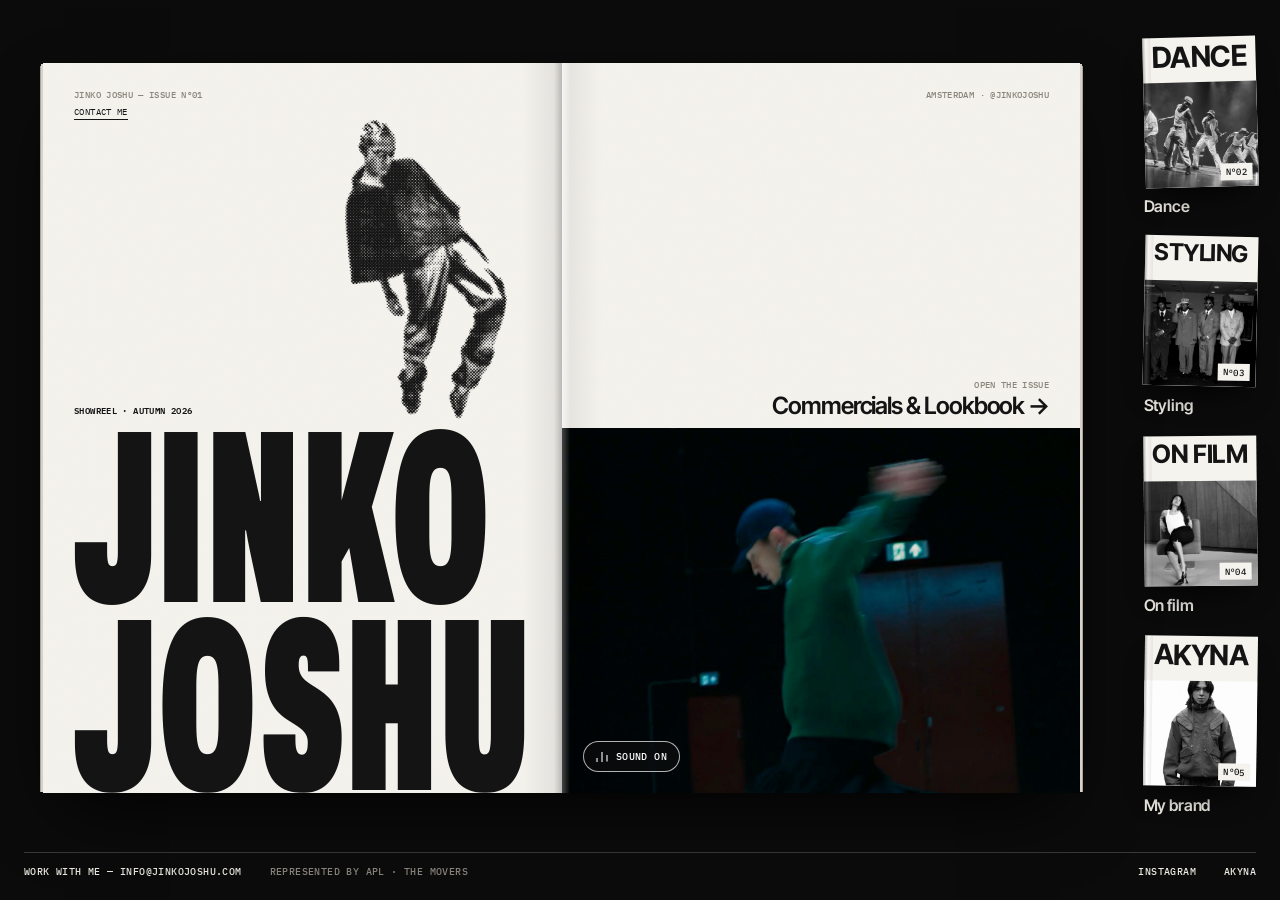
<file: site/index.html>
<!doctype html>
<html lang="en">
<head>
  <meta charset="utf-8">
  <meta name="viewport" content="width=device-width, initial-scale=1">
  <title>Jinko Joshu — Magazine Nº01</title>
  <meta name="description" content="Jinko Joshu — Amsterdam-based performer. Commercials, dance, styling, photography and the label Akyna.">
  <meta property="og:title" content="Jinko Joshu — Magazine Nº01">
  <meta property="og:description" content="Jinko Joshu — Amsterdam-based performer. Commercials, dance, styling, photography and the label Akyna.">
  <meta property="og:type" content="website">
  <meta property="og:url" content="https://jinkojoshu.eu/">
  <meta property="og:image" content="https://jinkojoshu.eu/assets/share.jpg">
  <meta property="og:image:width" content="1200">
  <meta property="og:image:height" content="630">
  <meta name="twitter:card" content="summary_large_image">
  <meta name="twitter:image" content="https://jinkojoshu.eu/assets/share.jpg">
  <link rel="preconnect" href="https://fonts.googleapis.com">
  <link rel="preconnect" href="https://fonts.gstatic.com" crossorigin>
  <link href="https://fonts.googleapis.com/css2?family=Archivo:wdth,wght@62..125,800..900&family=Bodoni+Moda:ital,opsz,wght@0,6..96,400..700;1,6..96,400..700&family=Inter+Tight:ital,wght@0,400..700;1,400..600&family=IBM+Plex+Mono:wght@400;500&family=Noto+Sans+JP:wght@500&display=swap" rel="stylesheet">
  <link rel="icon" href="favicon.svg" type="image/svg+xml">
  <link rel="stylesheet" href="styles.css">
</head>
<body class="home">

<main class="desk">
  <article class="mag cover-mag" aria-label="Issue Nº01 — showreel">
    <div class="page page-l" style="--band:50%">
      <span class="folio">Jinko Joshu — Issue Nº01</span>
      <a class="cover-contact" href="mailto:info@jinkojoshu.com">Contact me</a>
      <span class="credit">Showreel · Autumn 2026</span>
      <img class="silhouette" src="assets/mag/halftone-portrait.png" alt="">
      <div class="band"><h1 class="giant " aria-label="Jinko Joshu"><span>Jinko</span><span>Joshu</span></h1></div>
    </div>
    <div class="page page-r" style="--band:50%">
      <span class="folio folio-r">Amsterdam · @jinkojoshu</span>
      <a class="open-issue" href="commercials.html"><span>Open the issue</span><b>Commercials &amp; Lookbook →</b></a>
      <div class="reel-wrap">
        <video id="reel" muted playsinline autoplay poster="assets/poster/reel.jpg" aria-label="Showreel: short moments from Jinko Joshu's work"></video>
        <audio id="reel-audio" src="assets/audio/showreel.m4a" loop preload="none"></audio>
        <button class="sound" aria-pressed="false"><span class="sound-ico" aria-hidden="true"></span><span class="sound-txt">Sound on</span></button>
      </div>
    </div>
  </article>

  <nav class="shelf" aria-label="More issues">
    <a class="mini" href="dance.html">
      <div class="mini-cover">
        <span class="mini-mast"><span class="fit">Dance</span></span>
        <img src="assets/img/ghetto-funk-01-sm.jpg" alt="" style="object-position: 45% 40%">
        <span class="mini-no">Nº02</span>
      </div>
      <span class="mini-cap"><b>Dance</b>Madonna · The Greatest Show · Ghetto Funk</span>
    </a>
    <a class="mini" href="styling.html">
      <div class="mini-cover">
        <span class="mini-mast"><span class="fit">Styling</span></span>
        <img src="assets/img/styling-cover-sm.jpg" alt="" style="object-position: 50% 55%">
        <span class="mini-no">Nº03</span>
      </div>
      <span class="mini-cap"><b>Styling</b>Coast Contra · Groove · Collectief MAMM</span>
    </a>
    <a class="mini" href="photography.html">
      <div class="mini-cover">
        <span class="mini-mast"><span class="fit">On film</span></span>
        <img src="assets/img/onfilm-01-sm.jpg" alt="" style="object-position: 50% 85%">
        <span class="mini-no">Nº04</span>
      </div>
      <span class="mini-cap"><b>On film</b>My photography</span>
    </a>
    <a class="mini" href="akyna.html">
      <div class="mini-cover">
        <span class="mini-mast"><span class="fit">Akyna</span></span>
        <img src="assets/img/akyna-01-sm.jpg" alt="" style="object-position: 50% 30%">
        <span class="mini-no">Nº05</span>
      </div>
      <span class="mini-cap"><b>My brand</b>Akyna · AW26</span>
    </a>
  </nav>

  <footer class="desk-foot">
    <a href="mailto:info@jinkojoshu.com">Work with me — info@jinkojoshu.com</a>
    <span class="rep">Represented by <a href="https://www.aplmodels.com/men" target="_blank" rel="noopener">APL</a> · <a href="https://themovers.amsterdam/" target="_blank" rel="noopener">The Movers</a></span>
    <a href="https://www.instagram.com/jinkojoshu/" target="_blank" rel="noopener">Instagram</a>
    <a href="https://akyna-project.com/" target="_blank" rel="noopener">Akyna</a>
  </footer>
</main>

<dialog id="lightbox">
  <div class="lb-bar"><span class="lb-cap"></span><a class="lb-yt" target="_blank" rel="noopener" hidden>Open on YouTube</a><button class="lb-close" aria-label="Close">Close ×</button></div>
  <div class="lb-body"></div>
  <p class="lb-note" hidden></p>
  <button class="lb-step lb-prev" aria-label="Previous film" hidden><span class="arrow-mark" aria-hidden="true"></span></button>
  <button class="lb-step lb-next" aria-label="Next film" hidden><span class="arrow-mark" aria-hidden="true"></span></button>
</dialog>

<script src="main.js"></script>
</body>
</html>
</file>
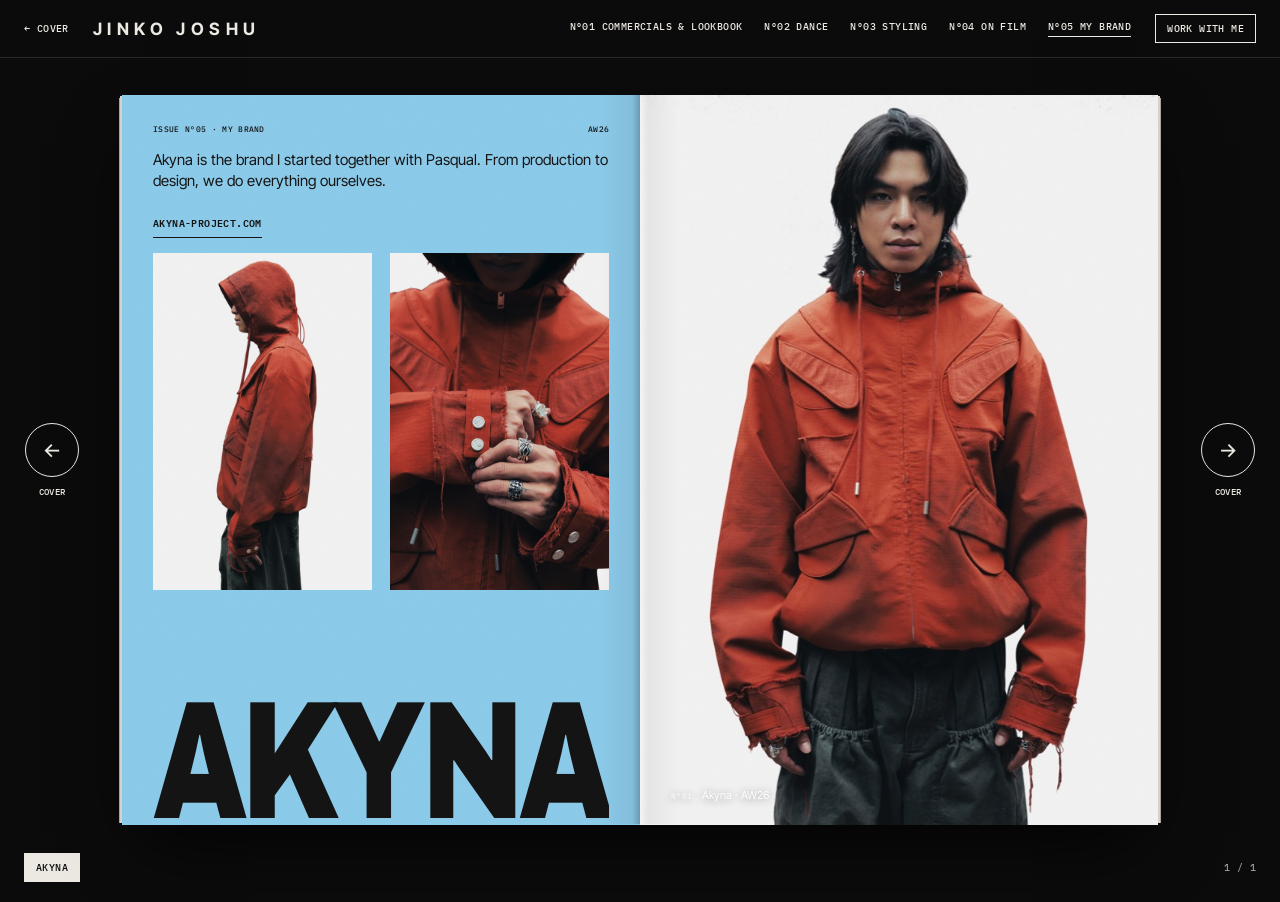
<file: site/akyna.html>
<!doctype html>
<html lang="en">
<head>
  <meta charset="utf-8">
  <meta name="viewport" content="width=device-width, initial-scale=1">
  <title>Akyna — Jinko Joshu</title>
  <meta name="description" content="Akyna, the label of Jinko Joshu and Pasqual Dominic: AW26.">
  <meta property="og:title" content="Akyna — Jinko Joshu">
  <meta property="og:description" content="Akyna, the label of Jinko Joshu and Pasqual Dominic: AW26.">
  <meta property="og:type" content="website">
  <meta property="og:url" content="https://jinkojoshu.eu/">
  <meta property="og:image" content="https://jinkojoshu.eu/assets/share.jpg">
  <meta property="og:image:width" content="1200">
  <meta property="og:image:height" content="630">
  <meta name="twitter:card" content="summary_large_image">
  <meta name="twitter:image" content="https://jinkojoshu.eu/assets/share.jpg">
  <link rel="preconnect" href="https://fonts.googleapis.com">
  <link rel="preconnect" href="https://fonts.gstatic.com" crossorigin>
  <link href="https://fonts.googleapis.com/css2?family=Archivo:wdth,wght@62..125,800..900&family=Bodoni+Moda:ital,opsz,wght@0,6..96,400..700;1,6..96,400..700&family=Inter+Tight:ital,wght@0,400..700;1,400..600&family=IBM+Plex+Mono:wght@400;500&family=Noto+Sans+JP:wght@500&display=swap" rel="stylesheet">
  <link rel="icon" href="favicon.svg" type="image/svg+xml">
  <link rel="stylesheet" href="styles.css">
</head>
<body class="inside">
<header class="topbar">
  <a class="tb-home" href="index.html">← Cover</a>
  <a class="tb-name" href="index.html">Jinko Joshu</a>
  <nav class="tb-nav" aria-label="Issues"><a href="commercials.html">Nº01 Commercials &amp; Lookbook</a><a href="dance.html">Nº02 Dance</a><a href="styling.html">Nº03 Styling</a><a href="photography.html">Nº04 On film</a><a href="akyna.html" aria-current="page">Nº05 My brand</a></nav>
  <a class="tb-mail" href="mailto:info@jinkojoshu.com">Work with me</a>
</header>

<main class="reader" data-next="index.html" data-next-label="Cover">
  <div class="stage">
    <button class="turn turn-prev"><span class="arrow" aria-hidden="true">←</span><span class="tl">Cover</span></button>
    <div class="spreads">
<article class="mag spread" id="s1" data-section="akyna">
<div class="page page-l accent" id="akyna" style="--band:30%"><div class="pg"><div class="pg-top"><span>Issue Nº05 · My brand</span><span>AW26</span></div>
  <p class="pg-deck">Akyna is the brand I started together with Pasqual. From production to design, we do everything ourselves.</p>
  <a class="more-btn" href="https://akyna-project.com/" target="_blank" rel="noopener">akyna-project.com</a>
  <div class="pg-grid" style="--cols:2;--rows:1"><button class="tile" data-full="assets/img/akyna-02.jpg" data-caption="Akyna · AW26"><img src="assets/img/akyna-02-sm.jpg" alt="Akyna · AW26" loading="lazy"></button><button class="tile" data-full="assets/img/akyna-03.jpg" data-caption="Akyna · AW26"><img src="assets/img/akyna-03-sm.jpg" alt="Akyna · AW26" loading="lazy"></button></div>
</div><div class="band"><h2 class="giant wide" aria-label="Akyna"><span>Akyna</span></h2></div><span class="pno">01</span></div>
<div class="page page-r photo-page"><figure class="ph ph-bleed"><button class="ph-img" data-full="assets/img/akyna-01.jpg" data-caption="Nº01 — Akyna · AW26"><img src="assets/img/akyna-01-sm.jpg" srcset="assets/img/akyna-01-sm.jpg 900w, assets/img/akyna-01.jpg 2200w" sizes="(max-width: 760px) 100vw, 45vw" alt="Akyna · AW26" loading="lazy"></button><figcaption><i>Nº01</i> Akyna · AW26</figcaption></figure><span class="pno">02</span></div>
</article>
    </div>
    <button class="turn turn-next"><span class="arrow" aria-hidden="true">→</span><span class="tl">Next</span></button>
  </div>
  <div class="reader-foot">
    <nav class="chips" aria-label="In this issue"><a href="#akyna" data-chip="akyna">Akyna</a></nav>
    <span class="count" aria-live="polite"></span>
  </div>
</main>

<dialog id="lightbox">
  <div class="lb-bar"><span class="lb-cap"></span><a class="lb-yt" target="_blank" rel="noopener" hidden>Open on YouTube</a><button class="lb-close" aria-label="Close">Close ×</button></div>
  <div class="lb-body"></div>
  <p class="lb-note" hidden></p>
  <button class="lb-step lb-prev" aria-label="Previous film" hidden><span class="arrow-mark" aria-hidden="true"></span></button>
  <button class="lb-step lb-next" aria-label="Next film" hidden><span class="arrow-mark" aria-hidden="true"></span></button>
</dialog>

<script src="main.js"></script>
</body>
</html>
</file>
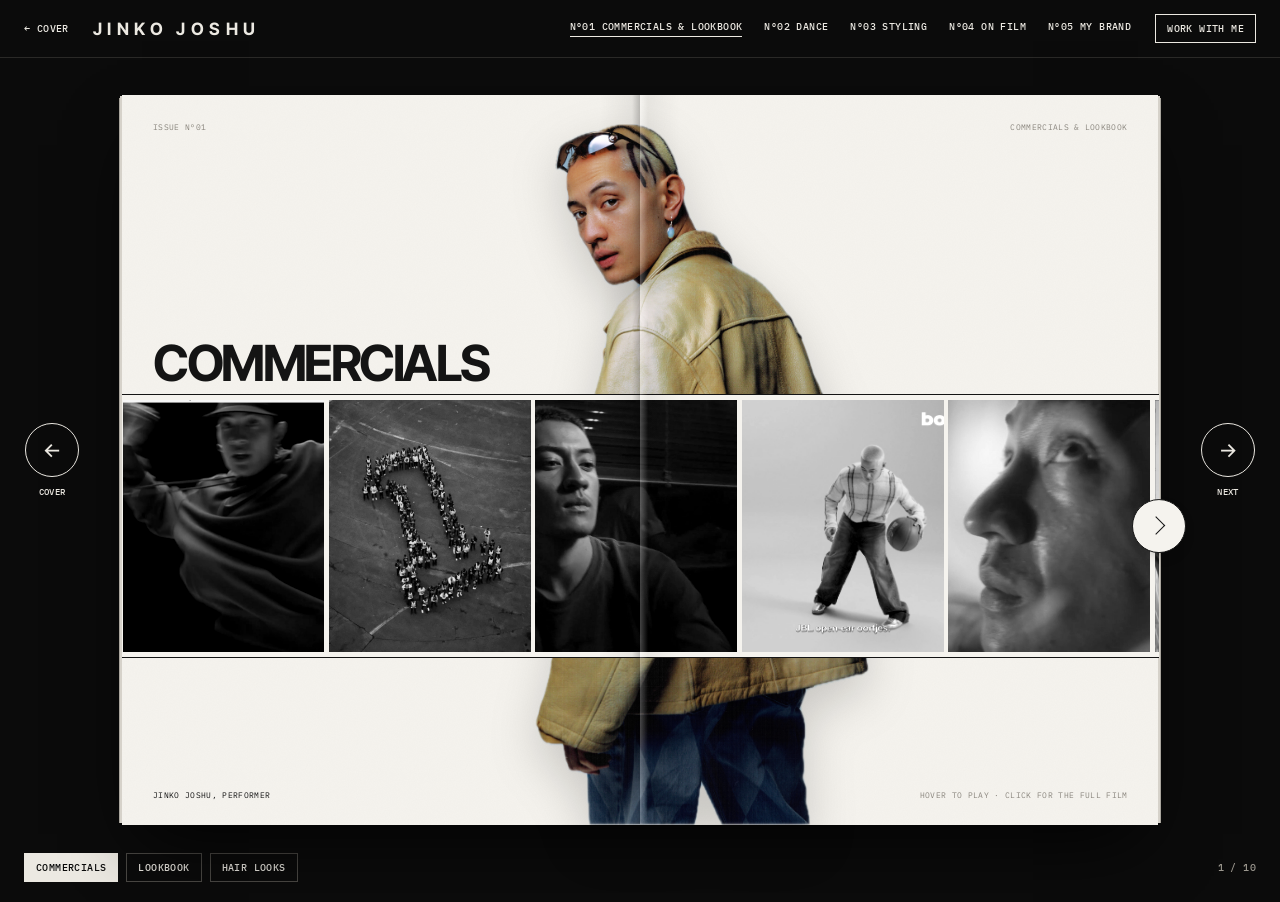
<file: site/commercials.html>
<!doctype html>
<html lang="en">
<head>
  <meta charset="utf-8">
  <meta name="viewport" content="width=device-width, initial-scale=1">
  <title>Commercials &amp; Lookbook — Jinko Joshu</title>
  <meta name="description" content="Commercials, campaigns and the lookbook of Jinko Joshu.">
  <meta property="og:title" content="Commercials &amp; Lookbook — Jinko Joshu">
  <meta property="og:description" content="Commercials, campaigns and the lookbook of Jinko Joshu.">
  <meta property="og:type" content="website">
  <meta property="og:url" content="https://jinkojoshu.eu/">
  <meta property="og:image" content="https://jinkojoshu.eu/assets/share.jpg">
  <meta property="og:image:width" content="1200">
  <meta property="og:image:height" content="630">
  <meta name="twitter:card" content="summary_large_image">
  <meta name="twitter:image" content="https://jinkojoshu.eu/assets/share.jpg">
  <link rel="preconnect" href="https://fonts.googleapis.com">
  <link rel="preconnect" href="https://fonts.gstatic.com" crossorigin>
  <link href="https://fonts.googleapis.com/css2?family=Archivo:wdth,wght@62..125,800..900&family=Bodoni+Moda:ital,opsz,wght@0,6..96,400..700;1,6..96,400..700&family=Inter+Tight:ital,wght@0,400..700;1,400..600&family=IBM+Plex+Mono:wght@400;500&family=Noto+Sans+JP:wght@500&display=swap" rel="stylesheet">
  <link rel="icon" href="favicon.svg" type="image/svg+xml">
  <link rel="stylesheet" href="styles.css">
</head>
<body class="inside">
<header class="topbar">
  <a class="tb-home" href="index.html">← Cover</a>
  <a class="tb-name" href="index.html">Jinko Joshu</a>
  <nav class="tb-nav" aria-label="Issues"><a href="commercials.html" aria-current="page">Nº01 Commercials &amp; Lookbook</a><a href="dance.html">Nº02 Dance</a><a href="styling.html">Nº03 Styling</a><a href="photography.html">Nº04 On film</a><a href="akyna.html">Nº05 My brand</a></nav>
  <a class="tb-mail" href="mailto:info@jinkojoshu.com">Work with me</a>
</header>

<main class="reader" data-next="dance.html" data-next-label="Nº02 Dance">
  <div class="stage">
    <button class="turn turn-prev"><span class="arrow" aria-hidden="true">←</span><span class="tl">Cover</span></button>
    <div class="spreads">
<article class="mag spread has-art" id="s1" data-section="commercials">
<div class="page page-l art-page" id="commercials"><span class="pno">01</span></div>
<div class="page page-r art-page"><span class="pno">02</span></div>
<div class="spread-art comm-art">
  <div class="art-top"><span>Issue Nº01</span><span>Commercials &amp; Lookbook</span></div>
  <h2 class="art-head">Commercials</h2>
  <img class="art-figure" src="assets/mag/commercials-cutout-2.png" alt="Jinko Joshu, mid-movement">
  <div class="strip-wrap">
    <div class="strip" data-group="commercials" aria-label="Commercials: hover to preview, click to watch"><button class="strip-cell" data-film="nike" data-video="assets/video/nike-member-days-dc-alt.mp4" data-note="Production: Youthclub · Edit &amp; direction: Camille Boumans · Movement direction: Lars Bothe, assisted by Leonarda Lovrkovic · Styling: Lissa Brandon · MUA: Kato Fierkens" data-caption="Nike — Member Days · 2023"><img src="assets/thumbs/nike.jpg" alt="" loading="lazy"><video data-preview="assets/video/clip-nike-member-days-4x5.mp4" muted loop playsinline preload="none"></video><span class="strip-logo"><img class="strip-logo-img" src="assets/logos/nike.png" alt="nike"></span><span class="strip-cap"><b>01</b> Nike · Member Days · 2023</span></button><button class="strip-cell" data-film="wemby" data-vimeo="1175554062" data-vertical="1" data-note="Booked by I Could Never Be A Dancer as part of the main cast for Nike Basketball — together we created a dance-basketball film for Victor Wembanyama." data-caption="Nike × Wemby — Basketball · 2025"><img src="assets/thumbs/wemby.jpg" alt="" loading="lazy"><span class="strip-logo"><img class="strip-logo-img" src="assets/logos/nike.png" alt="nike"></span><span class="strip-cap"><b>02</b> Nike × Wemby · Basketball · 2025</span></button><button class="strip-cell" data-film="samsung" data-video="assets/video/samsung.mp4" data-caption="Samsung — Galaxy Z Flip6 · global campaign"><img src="assets/thumbs/samsung.jpg" alt="" loading="lazy" style="object-position:50% 40%"><video data-preview="assets/video/samsung.mp4" muted loop playsinline preload="none" style="object-position:50% 40%"></video><span class="strip-logo"><img class="strip-logo-img" src="assets/logos/samsung.png" alt="samsung"></span><span class="strip-cap"><b>03</b> Samsung · Galaxy Z Flip6 · global campaign</span></button><button class="strip-cell" data-film="boljbl" data-video="assets/video/bol-x-jbl.mp4" data-caption="bol × JBL — Sport Offsite · 2026"><img src="assets/thumbs/boljbl.jpg" alt="" loading="lazy"><video data-preview="assets/video/bol-x-jbl.mp4" muted loop playsinline preload="none"></video><span class="strip-logo"><img class="strip-logo-img" src="assets/logos/bol.png" alt="bol"><img class="strip-logo-img" src="assets/logos/jbl.png" alt="jbl"></span><span class="strip-cap"><b>04</b> bol × JBL · Sport Offsite · 2026</span></button><button class="strip-cell" data-film="lavish" data-video="assets/video/lavish.mp4" data-caption="Lavish — Commercial · 2025"><img src="assets/thumbs/lavish.jpg" alt="" loading="lazy" style="object-position:38% 50%"><video data-preview="assets/video/clip-lavish.mp4" muted loop playsinline preload="none" style="object-position:38% 50%"></video><span class="strip-logo"><img class="strip-logo-img" src="assets/logos/lavish.png" alt="lavish"></span><span class="strip-cap"><b>05</b> Lavish · Commercial · 2025</span></button><button class="strip-cell" data-film="philips" data-video="assets/video/philips.mp4" data-caption="Philips — Commercial · 2025"><img src="assets/thumbs/philips.jpg" alt="" loading="lazy" style="object-position:50% 100%"><video data-preview="assets/video/philips.mp4" muted loop playsinline preload="none" style="object-position:50% 100%"></video><span class="strip-logo"><img class="strip-logo-img" src="assets/logos/philips.png" alt="philips"></span><span class="strip-cap"><b>06</b> Philips · Commercial · 2025</span></button><button class="strip-cell" data-film="taf" data-video="assets/video/taf-2025.mp4" data-caption="Foot Athletes — Commercial · 2025"><img src="assets/thumbs/taf.jpg" alt="" loading="lazy" style="object-position:45% 40%"><video data-preview="assets/video/taf-2025.mp4" muted loop playsinline preload="none" style="object-position:45% 40%"></video><span class="strip-logo"><img class="strip-logo-img" src="assets/logos/footathletes.png" alt="footathletes"></span><span class="strip-cap"><b>07</b> Foot Athletes · Commercial · 2025</span></button><button class="strip-cell" data-film="lucid" data-video="assets/video/lucid-dreaming-trailer.mp4" data-caption="Lucid Dreaming — Trailer · 2023"><img src="assets/thumbs/lucid.jpg" alt="" loading="lazy" style="object-position:41% 50%"><video data-preview="assets/video/lucid-dreaming-trailer.mp4" muted loop playsinline preload="none" style="object-position:41% 50%"></video><span class="strip-logo">Lucid Dreaming</span><span class="strip-cap"><b>08</b> Lucid Dreaming · Trailer · 2023</span></button><button class="strip-cell" data-film="nikebts" data-video="assets/video/nike-bts.mp4" data-caption="Nike — Behind the scenes · male model"><img src="assets/thumbs/nikebts.jpg" alt="" loading="lazy" style="object-position:50% 30%"><video data-preview="assets/video/nike-bts.mp4" muted loop playsinline preload="none" style="object-position:50% 30%"></video><span class="strip-logo"><img class="strip-logo-img" src="assets/logos/nike.png" alt="nike"></span><span class="strip-cap"><b>09</b> Nike · Behind the scenes · male model</span></button><button class="strip-cell" data-film="colbe" data-youtube="k9YMgz8dCho" data-caption="Colbe — Make work move you"><img src="assets/thumbs/colbe.jpg" alt="" loading="lazy" style="object-position:58% 50%"><span class="strip-logo">Colbe</span><span class="strip-cap"><b>10</b> Colbe · Make work move you</span></button></div>
    <button class="strip-more" aria-label="More commercials"><span class="arrow-mark" aria-hidden="true"></span></button>
  </div>
  <span class="art-foot">Jinko Joshu, performer</span><span class="art-foot r">Hover to play · click for the full film</span>
</div></article>
<article class="mag spread" id="s2" data-section="commercials">
<div class="page page-l "><div class="pg"><div class="pg-top"><span>Selected work</span><span>2023 — 2026</span></div><h3 class="pg-h">Worked with</h3>
  <div class="brands brands-logos"><div class="brand"><img class="brand-logo" src="assets/logos/nike.png" alt="nike"><span>2023 · 2025</span></div><div class="brand"><img class="brand-logo" src="assets/logos/samsung.png" alt="samsung"><span>2024</span></div><div class="brand"><img class="brand-logo" src="assets/logos/bol.png" alt="bol"><img class="brand-logo" src="assets/logos/jbl.png" alt="jbl"><span>2026</span></div><div class="brand"><img class="brand-logo" src="assets/logos/philips.png" alt="philips"><span>2025</span></div><div class="brand"><img class="brand-logo" src="assets/logos/lavish.png" alt="lavish"><span>2025</span></div><div class="brand"><img class="brand-logo" src="assets/logos/footathletes.png" alt="footathletes"><span>2025</span></div><div class="brand"><b>Lucid Dreaming</b><span>2023 · Award</span></div><div class="brand"><b>Colbe</b><span>Commercial</span></div><div class="brand"><b>Madonna</b><span>Film</span></div><div class="brand"><b>Eurovision</b><span>2025</span></div></div>
  <span class="pg-note">Awards — Lucid Dreaming — Gouden Kalf competition · Coast Contra — Berlin Music Video Awards</span></div><span class="pno">03</span></div>
<div class="page page-r " id="lookbook"><div class="pg"><div class="pg-top"><span>Issue Nº01 · Lookbook</span><span>Lookbook</span></div><h2 class="pg-title">Lookbook</h2><p class="pg-deck">In front of the lens — campaigns, editorials and film.</p><figure class="ph ph-framed"><button class="ph-img" data-full="assets/img/nike-member-days-look.jpg" data-caption="Nº02 — Nike — Member Days"><img src="assets/img/nike-member-days-look-sm.jpg" srcset="assets/img/nike-member-days-look-sm.jpg 900w, assets/img/nike-member-days-look.jpg 2200w" sizes="(max-width: 760px) 100vw, 45vw" alt="Nike — Member Days" loading="lazy"></button><figcaption><i>Nº02</i> Nike — Member Days</figcaption></figure></div><span class="pno">04</span></div>
</article>
<article class="mag spread" id="s3" data-section="lookbook">
<div class="page page-l "><div class="pg"><div class="pg-top"><span>Lookbook</span><span>Nº05</span></div><figure class="ph ph-framed"><button class="ph-img" data-full="assets/img/polaroid-03.jpg" data-caption="Nº05 — APL polaroid, photo by Kaj Lehner"><img src="assets/img/polaroid-03-sm.jpg" srcset="assets/img/polaroid-03-sm.jpg 900w, assets/img/polaroid-03.jpg 2200w" sizes="(max-width: 760px) 100vw, 45vw" alt="APL polaroid, photo by Kaj Lehner" loading="lazy"></button><figcaption><i>Nº05</i> APL polaroid, photo by Kaj Lehner</figcaption></figure></div><span class="pno">05</span></div>
<div class="page page-r photo-page"><figure class="ph ph-bleed"><button class="ph-img" data-full="assets/img/adidas-lookbook.jpg" data-caption="Nº09 — Adidas — lookbook"><img src="assets/img/adidas-lookbook-sm.jpg" srcset="assets/img/adidas-lookbook-sm.jpg 900w, assets/img/adidas-lookbook.jpg 2200w" sizes="(max-width: 760px) 100vw, 45vw" alt="Adidas — lookbook" loading="lazy"></button><figcaption><i>Nº09</i> Adidas — lookbook</figcaption></figure><span class="pno">06</span></div>
</article>
<article class="mag spread" id="s4" data-section="lookbook">
<div class="page page-l "><div class="pg"><div class="pg-top"><span>Lookbook</span><span>Nº08</span></div><figure class="ph ph-framed"><button class="ph-img" data-full="assets/img/bol-jbl-03.jpg" data-caption="Nº08 — bol × JBL — campaign"><img src="assets/img/bol-jbl-03-sm.jpg" srcset="assets/img/bol-jbl-03-sm.jpg 900w, assets/img/bol-jbl-03.jpg 2200w" sizes="(max-width: 760px) 100vw, 45vw" alt="bol × JBL — campaign" loading="lazy"></button><figcaption><i>Nº08</i> bol × JBL — campaign</figcaption></figure></div><span class="pno">07</span></div>
<div class="page page-r photo-page"><figure class="ph ph-bleed"><button class="ph-img" data-full="assets/img/lookbook-new-02.jpg" data-caption="Nº23 — Shay program, photo by Pasqual Dominic"><img src="assets/img/lookbook-new-02-sm.jpg" srcset="assets/img/lookbook-new-02-sm.jpg 900w, assets/img/lookbook-new-02.jpg 2200w" sizes="(max-width: 760px) 100vw, 45vw" alt="Shay program, photo by Pasqual Dominic" loading="lazy"></button><figcaption><i>Nº23</i> Shay program, photo by <a href="https://www.pasqualdominic.com/" target="_blank" rel="noopener">Pasqual Dominic</a></figcaption></figure><span class="pno">08</span></div>
</article>
<article class="mag spread" id="s5" data-section="lookbook">
<div class="page page-l "><div class="pg"><div class="pg-top"><span>Lookbook</span><span>Nº10</span></div><figure class="ph ph-framed"><button class="ph-img" data-full="assets/img/pasqual-shoot.jpg" data-caption="Nº10 — Shoot with Pasqual Dominic"><img src="assets/img/pasqual-shoot-sm.jpg" srcset="assets/img/pasqual-shoot-sm.jpg 900w, assets/img/pasqual-shoot.jpg 2200w" sizes="(max-width: 760px) 100vw, 45vw" alt="Shoot with Pasqual Dominic" loading="lazy"></button><figcaption><i>Nº10</i> Shoot with <a href="https://www.pasqualdominic.com/" target="_blank" rel="noopener">Pasqual Dominic</a></figcaption></figure></div><span class="pno">09</span></div>
<div class="page page-r photo-page"><figure class="ph ph-bleed"><button class="ph-img" data-full="assets/img/editorial-01.jpg" data-caption="Nº11 — Editorial"><img src="assets/img/editorial-01-sm.jpg" srcset="assets/img/editorial-01-sm.jpg 900w, assets/img/editorial-01.jpg 2200w" sizes="(max-width: 760px) 100vw, 45vw" alt="Editorial" loading="lazy"></button><figcaption><i>Nº11</i> Editorial</figcaption></figure><span class="pno">10</span></div>
</article>
<article class="mag spread" id="s6" data-section="lookbook">
<div class="page page-l "><div class="pg"><div class="pg-top"><span>Lookbook</span><span>Nº24</span></div><figure class="ph ph-framed"><button class="ph-img" data-full="assets/img/lookbook-new-03.jpg" data-caption="Nº24 — Editorial, shot by Megan Jane"><img src="assets/img/lookbook-new-03-sm.jpg" srcset="assets/img/lookbook-new-03-sm.jpg 900w, assets/img/lookbook-new-03.jpg 2200w" sizes="(max-width: 760px) 100vw, 45vw" alt="Editorial, shot by Megan Jane" loading="lazy"></button><figcaption><i>Nº24</i> Editorial, shot by Megan Jane</figcaption></figure></div><span class="pno">11</span></div>
<div class="page page-r photo-page"><figure class="ph ph-bleed"><button class="ph-img" data-full="assets/img/lookbook-new-04.jpg" data-caption="Nº25 — Editorial, shot by Megan Jane"><img src="assets/img/lookbook-new-04-sm.jpg" srcset="assets/img/lookbook-new-04-sm.jpg 900w, assets/img/lookbook-new-04.jpg 2200w" sizes="(max-width: 760px) 100vw, 45vw" alt="Editorial, shot by Megan Jane" loading="lazy"></button><figcaption><i>Nº25</i> Editorial, shot by Megan Jane</figcaption></figure><span class="pno">12</span></div>
</article>
<article class="mag spread" id="s7" data-section="lookbook">
<div class="page page-l "><div class="pg"><div class="pg-top"><span>Lookbook</span><span>Nº26</span></div><figure class="ph ph-framed"><button class="ph-img" data-full="assets/img/lookbook-new-05.jpg" data-caption="Nº26 — Portrait by Brandon Broodje"><img src="assets/img/lookbook-new-05-sm.jpg" srcset="assets/img/lookbook-new-05-sm.jpg 900w, assets/img/lookbook-new-05.jpg 2200w" sizes="(max-width: 760px) 100vw, 45vw" alt="Portrait by Brandon Broodje" loading="lazy"></button><figcaption><i>Nº26</i> Portrait by Brandon Broodje</figcaption></figure></div><span class="pno">13</span></div>
<div class="page page-r photo-page"><figure class="ph ph-bleed"><button class="ph-img" data-full="assets/img/film-2025-02.jpg" data-caption="Nº15 — On film, 2025"><img src="assets/img/film-2025-02-sm.jpg" srcset="assets/img/film-2025-02-sm.jpg 900w, assets/img/film-2025-02.jpg 2200w" sizes="(max-width: 760px) 100vw, 45vw" alt="On film, 2025" loading="lazy"></button><figcaption><i>Nº15</i> On film, 2025</figcaption></figure><span class="pno">14</span></div>
</article>
<article class="mag spread" id="s8" data-section="lookbook">
<div class="page page-l "><div class="pg"><div class="pg-top"><span>Lookbook</span><span>Nº22</span></div><figure class="ph ph-framed"><button class="ph-img" data-full="assets/img/lookbook-new-01.jpg" data-caption="Nº22 — Lucid Dreaming — on set"><img src="assets/img/lookbook-new-01-sm.jpg" srcset="assets/img/lookbook-new-01-sm.jpg 900w, assets/img/lookbook-new-01.jpg 2200w" sizes="(max-width: 760px) 100vw, 45vw" alt="Lucid Dreaming — on set" loading="lazy"></button><figcaption><i>Nº22</i> Lucid Dreaming — on set</figcaption></figure></div><span class="pno">15</span></div>
<div class="page page-r photo-page"><figure class="ph ph-bleed"><button class="ph-img" data-full="assets/img/lookbook-new-06.jpg" data-caption="Nº27 — Portrait for Levi’s"><img src="assets/img/lookbook-new-06-sm.jpg" srcset="assets/img/lookbook-new-06-sm.jpg 900w, assets/img/lookbook-new-06.jpg 2200w" sizes="(max-width: 760px) 100vw, 45vw" alt="Portrait for Levi’s" loading="lazy"></button><figcaption><i>Nº27</i> Portrait for Levi’s</figcaption></figure><span class="pno">16</span></div>
</article>
<article class="mag spread" id="s9" data-section="lookbook">
<div class="page page-l "><div class="pg"><div class="pg-top"><span>Lookbook</span><span>Nº28</span></div><figure class="ph ph-framed"><button class="ph-img" data-full="assets/img/lookbook-new-07.jpg" data-caption="Nº28 — In motion, shot by Veerle Haan"><img src="assets/img/lookbook-new-07-sm.jpg" srcset="assets/img/lookbook-new-07-sm.jpg 900w, assets/img/lookbook-new-07.jpg 2200w" sizes="(max-width: 760px) 100vw, 45vw" alt="In motion, shot by Veerle Haan" loading="lazy"></button><figcaption><i>Nº28</i> In motion, shot by Veerle Haan</figcaption></figure></div><span class="pno">17</span></div>
<div class="page page-r "><div class="pg"><div class="pg-top"><span>Lookbook</span><span>Nº21</span></div><figure class="ph ph-framed"><button class="ph-img" data-full="assets/img/lucid-dreaming-group.jpg" data-caption="Nº21 — Lucid Dreaming — the cast"><img src="assets/img/lucid-dreaming-group-sm.jpg" srcset="assets/img/lucid-dreaming-group-sm.jpg 900w, assets/img/lucid-dreaming-group.jpg 2200w" sizes="(max-width: 760px) 100vw, 45vw" alt="Lucid Dreaming — the cast" loading="lazy"></button><figcaption><i>Nº21</i> Lucid Dreaming — the cast</figcaption></figure></div><span class="pno">18</span></div>
</article>
<article class="mag spread" id="s10" data-section="hair">
<div class="page page-l pola-page" id="hair"><div class="pola-sheet hair-sheet"><div class="pola-grid"><button class="pola" data-full="assets/img/hair-01.jpg" data-caption="Hair look"><img src="assets/img/hair-01-sm.jpg" alt="Hair look worn by Jinko Joshu" loading="lazy"></button><button class="pola" data-full="assets/img/hair-02.jpg" data-caption="Hair look"><img src="assets/img/hair-02-sm.jpg" alt="Hair look worn by Jinko Joshu" loading="lazy"></button><button class="pola" data-full="assets/img/hair-03.jpg" data-caption="Hair look"><img src="assets/img/hair-03-sm.jpg" alt="Hair look worn by Jinko Joshu" loading="lazy"></button><button class="pola" data-full="assets/img/hair-04.jpg" data-caption="Hair look"><img src="assets/img/hair-04-sm.jpg" alt="Hair look worn by Jinko Joshu" loading="lazy"></button><button class="pola" data-full="assets/img/hair-05.jpg" data-caption="Hair look"><img src="assets/img/hair-05-sm.jpg" alt="Hair look worn by Jinko Joshu" loading="lazy"></button><button class="pola" data-full="assets/img/hair-06.jpg" data-caption="Hair look"><img src="assets/img/hair-06-sm.jpg" alt="Hair look worn by Jinko Joshu" loading="lazy"></button><button class="pola" data-full="assets/img/hair-07.jpg" data-caption="Hair look"><img src="assets/img/hair-07-sm.jpg" alt="Hair look worn by Jinko Joshu" loading="lazy"></button><button class="pola" data-full="assets/img/hair-08.jpg" data-caption="Hair look"><img src="assets/img/hair-08-sm.jpg" alt="Hair look worn by Jinko Joshu" loading="lazy"></button><button class="pola" data-full="assets/img/hair-09.jpg" data-caption="Hair look"><img src="assets/img/hair-09-sm.jpg" alt="Hair look worn by Jinko Joshu" loading="lazy"></button><button class="pola" data-full="assets/img/hair-10.jpg" data-caption="Hair look"><img src="assets/img/hair-10-sm.jpg" alt="Hair look worn by Jinko Joshu" loading="lazy"></button><button class="pola" data-full="assets/img/hair-11.jpg" data-caption="Hair look"><img src="assets/img/hair-11-sm.jpg" alt="Hair look worn by Jinko Joshu" loading="lazy"></button><button class="pola" data-full="assets/img/hair-12.jpg" data-caption="Hair look"><img src="assets/img/hair-12-sm.jpg" alt="Hair look worn by Jinko Joshu" loading="lazy"></button></div><div class="pola-foot"><span>Hair looks<br>Colour &amp; cuts</span><span>Worn by Jinko Joshu<br>2019 · 2026</span><span class="pola-mark">Hair</span></div></div><span class="pno">19</span></div>
<div class="page page-r dark" style="--band:52%"><div class="pg"><div class="pg-top"><span>Back cover</span><span>Bookings &amp; collabs</span></div>
  <div class="contact-links">
    <a href="mailto:info@jinkojoshu.com">info@jinkojoshu.com</a>
    <a href="https://www.instagram.com/jinkojoshu/" target="_blank" rel="noopener">Instagram — @jinkojoshu</a>
    <span class="rep">Represented by <a href="https://www.aplmodels.com/men" target="_blank" rel="noopener">APL</a> · <a href="https://themovers.amsterdam/" target="_blank" rel="noopener">The Movers</a></span>
    <span class="jp">ジンコ・ジョシュ</span>
  </div>
</div><a class="band band-link" href="mailto:info@jinkojoshu.com"><h2 class="giant " aria-label="Work with me"><span>Work</span><span>with me</span></h2></a><span class="pno">20</span></div>
</article>
    </div>
    <button class="turn turn-next"><span class="arrow" aria-hidden="true">→</span><span class="tl">Next</span></button>
  </div>
  <div class="reader-foot">
    <nav class="chips" aria-label="In this issue"><a href="#commercials" data-chip="commercials">Commercials</a><a href="#lookbook" data-chip="lookbook">Lookbook</a><a href="#hair" data-chip="hair">Hair looks</a></nav>
    <span class="count" aria-live="polite"></span>
  </div>
</main>

<dialog id="lightbox">
  <div class="lb-bar"><span class="lb-cap"></span><a class="lb-yt" target="_blank" rel="noopener" hidden>Open on YouTube</a><button class="lb-close" aria-label="Close">Close ×</button></div>
  <div class="lb-body"></div>
  <p class="lb-note" hidden></p>
  <button class="lb-step lb-prev" aria-label="Previous film" hidden><span class="arrow-mark" aria-hidden="true"></span></button>
  <button class="lb-step lb-next" aria-label="Next film" hidden><span class="arrow-mark" aria-hidden="true"></span></button>
</dialog>

<script src="main.js"></script>
</body>
</html>
</file>
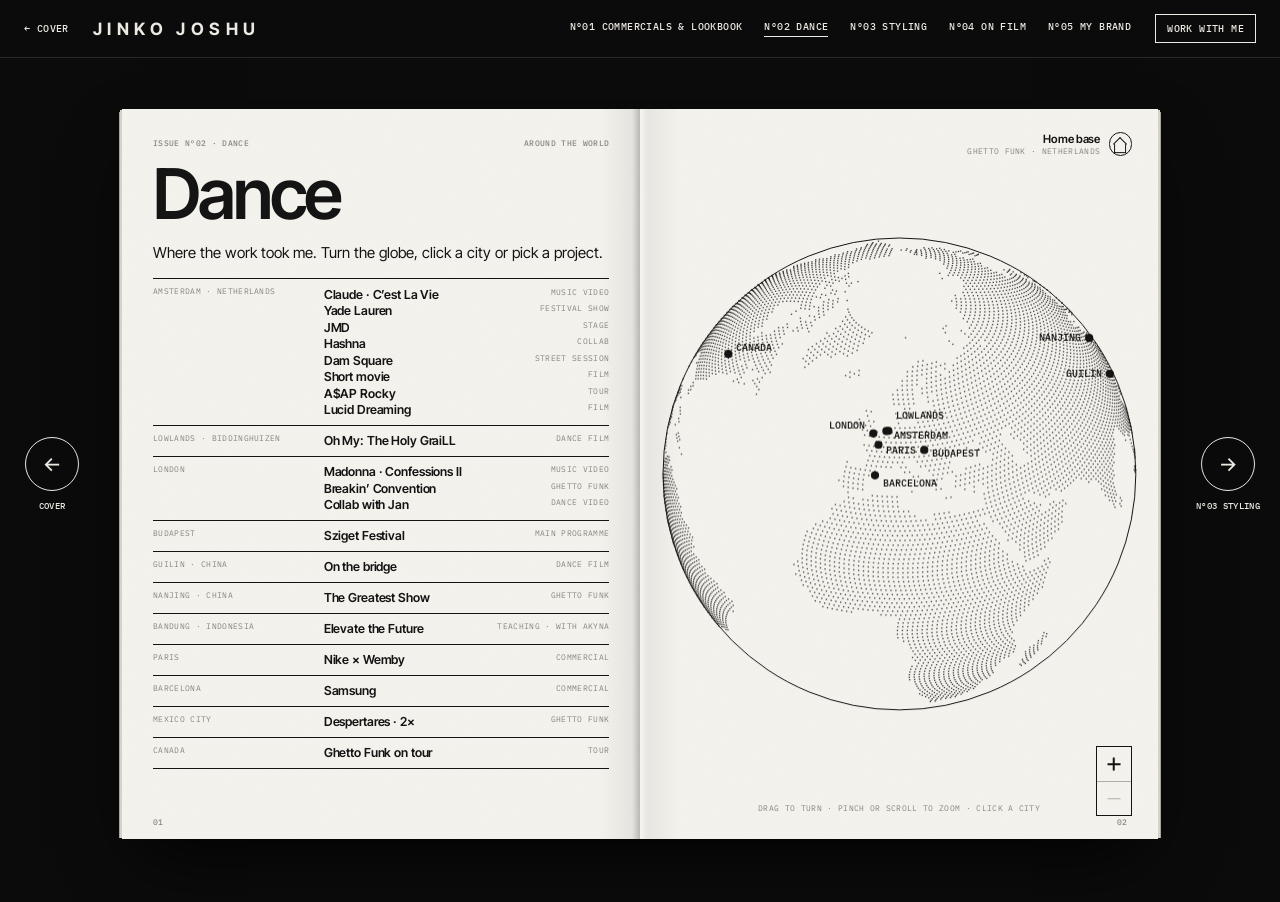
<file: site/dance.html>
<!doctype html>
<html lang="en">
<head>
  <meta charset="utf-8">
  <meta name="viewport" content="width=device-width, initial-scale=1">
  <title>Dance — Jinko Joshu</title>
  <meta name="description" content="Jinko Joshu as dancer and choreographer: Madonna, Claude, The Greatest Show, Yade Lauren and Ghetto Funk Collective.">
  <meta property="og:title" content="Dance — Jinko Joshu">
  <meta property="og:description" content="Jinko Joshu as dancer and choreographer: Madonna, Claude, The Greatest Show, Yade Lauren and Ghetto Funk Collective.">
  <meta property="og:type" content="website">
  <meta property="og:url" content="https://jinkojoshu.eu/">
  <meta property="og:image" content="https://jinkojoshu.eu/assets/share.jpg">
  <meta property="og:image:width" content="1200">
  <meta property="og:image:height" content="630">
  <meta name="twitter:card" content="summary_large_image">
  <meta name="twitter:image" content="https://jinkojoshu.eu/assets/share.jpg">
  <link rel="preconnect" href="https://fonts.googleapis.com">
  <link rel="preconnect" href="https://fonts.gstatic.com" crossorigin>
  <link href="https://fonts.googleapis.com/css2?family=Archivo:wdth,wght@62..125,800..900&family=Bodoni+Moda:ital,opsz,wght@0,6..96,400..700;1,6..96,400..700&family=Inter+Tight:ital,wght@0,400..700;1,400..600&family=IBM+Plex+Mono:wght@400;500&family=Noto+Sans+JP:wght@500&display=swap" rel="stylesheet">
  <link rel="icon" href="favicon.svg" type="image/svg+xml">
  <link rel="stylesheet" href="styles.css">
</head>
<body class="inside">
<header class="topbar">
  <a class="tb-home" href="index.html">← Cover</a>
  <a class="tb-name" href="index.html">Jinko Joshu</a>
  <nav class="tb-nav" aria-label="Issues"><a href="commercials.html">Nº01 Commercials &amp; Lookbook</a><a href="dance.html" aria-current="page">Nº02 Dance</a><a href="styling.html">Nº03 Styling</a><a href="photography.html">Nº04 On film</a><a href="akyna.html">Nº05 My brand</a></nav>
  <a class="tb-mail" href="mailto:info@jinkojoshu.com">Work with me</a>
</header>

<main class="reader hub" data-next="styling.html" data-next-label="Nº03 Styling">
  <div class="stage">
    <button class="turn turn-prev"><span class="arrow" aria-hidden="true">←</span><span class="tl">Cover</span></button>
    <div class="spreads">
<article class="mag spread" id="s1" data-section="world">
<div class="page page-l " id="world"><div class="pg"><div class="pg-top"><span>Issue Nº02 · Dance</span><span>Around the world</span></div><h2 class="pg-title">Dance</h2><p class="pg-deck">Where the work took me. Turn the globe, click a city or pick a project.</p><ol class="places"><li class="place" data-i="0"><span class="place-city">Amsterdam · Netherlands</span><a href="#claude"><b>Claude · C’est La Vie</b><span>Music video</span></a><a href="#yade"><b>Yade Lauren</b><span>Festival show</span></a><a href="#jmd"><b>JMD</b><span>Stage</span></a><a href="#hashna"><b>Hashna</b><span>Collab</span></a><a href="#damsquare"><b>Dam Square</b><span>Street session</span></a><a href="#shortmovie"><b>Short movie</b><span>Film</span></a><a href="#asap"><b>A$AP Rocky</b><span>Tour</span></a><a href="commercials.html?film=lucid"><b>Lucid Dreaming</b><span>Film</span></a></li><li class="place" data-i="1"><span class="place-city">Lowlands · Biddinghuizen</span><a href="#holygraill"><b>Oh My: The Holy GraiLL</b><span>Dance film</span></a></li><li class="place" data-i="2"><span class="place-city">London</span><a href="#madonna"><b>Madonna · Confessions II</b><span>Music video</span></a><a href="#ghettofunk"><b>Breakin’ Convention</b><span>Ghetto Funk</span></a><a href="#janlondon"><b>Collab with Jan</b><span>Dance video</span></a></li><li class="place" data-i="3"><span class="place-city">Budapest</span><a href="#sziget"><b>Sziget Festival</b><span>Main programme</span></a></li><li class="place" data-i="4"><span class="place-city">Guilin · China</span><a href="#bridge"><b>On the bridge</b><span>Dance film</span></a></li><li class="place" data-i="5"><span class="place-city">Nanjing · China</span><a href="#tgs"><b>The Greatest Show</b><span>Ghetto Funk</span></a></li><li class="place" data-i="6"><span class="place-city">Bandung · Indonesia</span><a href="#elevate"><b>Elevate the Future</b><span>Teaching · with Akyna</span></a></li><li class="place" data-i="7"><span class="place-city">Paris</span><a href="commercials.html?film=wemby"><b>Nike × Wemby</b><span>Commercial</span></a></li><li class="place" data-i="8"><span class="place-city">Barcelona</span><a href="commercials.html?film=samsung"><b>Samsung</b><span>Commercial</span></a></li><li class="place" data-i="9"><span class="place-city">Mexico City</span><a href="#ghettofunk"><b>Despertares · 2×</b><span>Ghetto Funk</span></a></li><li class="place" data-i="10"><span class="place-city">Canada</span><a href="#ghettofunk"><b>Ghetto Funk on tour</b><span>Tour</span></a></li></ol></div><span class="pno">01</span></div>
<div class="page page-r globe-page"><div class="globe-wrap"><canvas class="globe" data-places="[{&quot;city&quot;: &quot;Amsterdam \u00b7 Netherlands&quot;, &quot;lat&quot;: 52.37, &quot;lon&quot;: 4.9, &quot;side&quot;: &quot;right&quot;, &quot;dy&quot;: 5, &quot;home&quot;: false, &quot;items&quot;: [{&quot;t&quot;: &quot;Claude \u00b7 C\u2019est La Vie&quot;, &quot;k&quot;: &quot;Music video&quot;, &quot;h&quot;: &quot;#claude&quot;}, {&quot;t&quot;: &quot;Yade Lauren&quot;, &quot;k&quot;: &quot;Festival show&quot;, &quot;h&quot;: &quot;#yade&quot;}, {&quot;t&quot;: &quot;JMD&quot;, &quot;k&quot;: &quot;Stage&quot;, &quot;h&quot;: &quot;#jmd&quot;}, {&quot;t&quot;: &quot;Hashna&quot;, &quot;k&quot;: &quot;Collab&quot;, &quot;h&quot;: &quot;#hashna&quot;}, {&quot;t&quot;: &quot;Dam Square&quot;, &quot;k&quot;: &quot;Street session&quot;, &quot;h&quot;: &quot;#damsquare&quot;}, {&quot;t&quot;: &quot;Short movie&quot;, &quot;k&quot;: &quot;Film&quot;, &quot;h&quot;: &quot;#shortmovie&quot;}, {&quot;t&quot;: &quot;A$AP Rocky&quot;, &quot;k&quot;: &quot;Tour&quot;, &quot;h&quot;: &quot;#asap&quot;}, {&quot;t&quot;: &quot;Lucid Dreaming&quot;, &quot;k&quot;: &quot;Film&quot;, &quot;h&quot;: &quot;commercials.html?film=lucid&quot;}]}, {&quot;city&quot;: &quot;Lowlands \u00b7 Biddinghuizen&quot;, &quot;lat&quot;: 52.45, &quot;lon&quot;: 5.69, &quot;side&quot;: &quot;right&quot;, &quot;dy&quot;: -15, &quot;home&quot;: false, &quot;items&quot;: [{&quot;t&quot;: &quot;Oh My: The Holy GraiLL&quot;, &quot;k&quot;: &quot;Dance film&quot;, &quot;h&quot;: &quot;#holygraill&quot;}]}, {&quot;city&quot;: &quot;London&quot;, &quot;lat&quot;: 51.51, &quot;lon&quot;: -0.13, &quot;side&quot;: &quot;left&quot;, &quot;dy&quot;: -8, &quot;home&quot;: false, &quot;items&quot;: [{&quot;t&quot;: &quot;Madonna \u00b7 Confessions II&quot;, &quot;k&quot;: &quot;Music video&quot;, &quot;h&quot;: &quot;#madonna&quot;}, {&quot;t&quot;: &quot;Breakin\u2019 Convention&quot;, &quot;k&quot;: &quot;Ghetto Funk&quot;, &quot;h&quot;: &quot;#ghettofunk&quot;}, {&quot;t&quot;: &quot;Collab with Jan&quot;, &quot;k&quot;: &quot;Dance video&quot;, &quot;h&quot;: &quot;#janlondon&quot;}]}, {&quot;city&quot;: &quot;Budapest&quot;, &quot;lat&quot;: 47.5, &quot;lon&quot;: 19.04, &quot;side&quot;: &quot;right&quot;, &quot;dy&quot;: 4, &quot;home&quot;: false, &quot;items&quot;: [{&quot;t&quot;: &quot;Sziget Festival&quot;, &quot;k&quot;: &quot;Main programme&quot;, &quot;h&quot;: &quot;#sziget&quot;}]}, {&quot;city&quot;: &quot;Guilin \u00b7 China&quot;, &quot;lat&quot;: 25.27, &quot;lon&quot;: 110.29, &quot;side&quot;: &quot;left&quot;, &quot;dy&quot;: 0, &quot;home&quot;: false, &quot;items&quot;: [{&quot;t&quot;: &quot;On the bridge&quot;, &quot;k&quot;: &quot;Dance film&quot;, &quot;h&quot;: &quot;#bridge&quot;}]}, {&quot;city&quot;: &quot;Nanjing \u00b7 China&quot;, &quot;lat&quot;: 32.06, &quot;lon&quot;: 118.8, &quot;side&quot;: &quot;right&quot;, &quot;dy&quot;: 0, &quot;home&quot;: false, &quot;items&quot;: [{&quot;t&quot;: &quot;The Greatest Show&quot;, &quot;k&quot;: &quot;Ghetto Funk&quot;, &quot;h&quot;: &quot;#tgs&quot;}]}, {&quot;city&quot;: &quot;Bandung \u00b7 Indonesia&quot;, &quot;lat&quot;: -6.91, &quot;lon&quot;: 107.61, &quot;side&quot;: &quot;right&quot;, &quot;dy&quot;: 0, &quot;home&quot;: false, &quot;items&quot;: [{&quot;t&quot;: &quot;Elevate the Future&quot;, &quot;k&quot;: &quot;Teaching \u00b7 with Akyna&quot;, &quot;h&quot;: &quot;#elevate&quot;}]}, {&quot;city&quot;: &quot;Paris&quot;, &quot;lat&quot;: 48.86, &quot;lon&quot;: 2.35, &quot;side&quot;: &quot;right&quot;, &quot;dy&quot;: 6, &quot;home&quot;: false, &quot;items&quot;: [{&quot;t&quot;: &quot;Nike \u00d7 Wemby&quot;, &quot;k&quot;: &quot;Commercial&quot;, &quot;h&quot;: &quot;commercials.html?film=wemby&quot;}]}, {&quot;city&quot;: &quot;Barcelona&quot;, &quot;lat&quot;: 41.39, &quot;lon&quot;: 2.17, &quot;side&quot;: &quot;right&quot;, &quot;dy&quot;: 8, &quot;home&quot;: false, &quot;items&quot;: [{&quot;t&quot;: &quot;Samsung&quot;, &quot;k&quot;: &quot;Commercial&quot;, &quot;h&quot;: &quot;commercials.html?film=samsung&quot;}]}, {&quot;city&quot;: &quot;Mexico City&quot;, &quot;lat&quot;: 19.43, &quot;lon&quot;: -99.13, &quot;side&quot;: &quot;right&quot;, &quot;dy&quot;: 6, &quot;home&quot;: false, &quot;items&quot;: [{&quot;t&quot;: &quot;Despertares \u00b7 2\u00d7&quot;, &quot;k&quot;: &quot;Ghetto Funk&quot;, &quot;h&quot;: &quot;#ghettofunk&quot;}]}, {&quot;city&quot;: &quot;Canada&quot;, &quot;lat&quot;: 43.65, &quot;lon&quot;: -79.38, &quot;side&quot;: &quot;right&quot;, &quot;dy&quot;: -6, &quot;home&quot;: false, &quot;items&quot;: [{&quot;t&quot;: &quot;Ghetto Funk on tour&quot;, &quot;k&quot;: &quot;Tour&quot;, &quot;h&quot;: &quot;#ghettofunk&quot;}]}]" aria-label="Globe with the places Jinko danced"></canvas><div class="globe-pop" hidden></div><span class="globe-hint">Drag to turn · pinch or scroll to zoom · click a city</span><div class="globe-zoom"><button data-zoom="in" aria-label="Zoom in"></button><button data-zoom="out" aria-label="Zoom out"></button></div><a class="home-base" href="#ghettofunk"><span class="home-ico" aria-hidden="true"></span><span><b>Home base</b>Ghetto Funk · Netherlands</span></a></div><span class="pno">02</span></div>
</article>
<article class="mag spread" id="s2" data-section="">
<div class="page page-l gf-page" id="ghettofunk"><div class="gf-home">
  <span class="gf-word">Ghetto Funk</span>
  <button class="gf-photo" data-full="assets/img/gf-home.jpg" data-caption="Ghetto Funk Collective · on stage"><img src="assets/img/gf-home.jpg" alt="Ghetto Funk Collective dancers on stage"></button>
  <div class="gf-text">
    <span class="gf-kicker">Home base · Netherlands</span>
    <p>A dance collective that feels like family to me. I got the honour to become part of it, and to tour with them.</p>
    <div class="gf-crew"><p><span>Founders</span>Ruben Chi &amp; Roche Apinsa</p>
      <p><span>Dancers</span>Joshua Markiet, Imaury dos Santos (Kidlock), Ibrah, Juan Jose Markes, Rowley Silver</p></div>
    <div class="tours"><div class="tour"><b>Breakin’ Convention</b><span>UK</span></div><div class="tour"><b>Canada</b><span>Tour</span></div><div class="tour"><b>Despertares</b><span>Mexico City · 2×</span></div><a class="tour" href="#sziget"><b>Sziget</b><span>Budapest</span></a><a class="tour" href="#tgs"><b>The Greatest Show</b><span>Nanjing · China</span></a></div>
  </div>
  <a class="back-hub" href="#world">← Back to the globe</a>
</div><span class="pno">03</span></div>
<div class="page page-r "><div class="pg"><div class="pg-top"><span>Ghetto Funk Collective</span><span>All films</span></div><div class="pg-grid" style="--cols:2;--rows:3"><button class="card fill" data-youtube="0otuG_RO1mI" data-caption="“Just Feel” · 10 year anniversary, Ghetto Funk Collective"><div class="cardimg"><img src="assets/yt/0otuG_RO1mI.jpg" alt="" loading="lazy"><span class="no">GF/01</span><span class="play" aria-hidden="true"></span></div><span class="c-brand">“Just Feel”</span><span class="c-sub">10 year anniversary</span></button><button class="card fill" data-youtube="oVR1SJvekRw" data-caption="Ghetto Funk Collective · Damn Right We Are Somebody"><div class="cardimg"><img src="assets/yt/oVR1SJvekRw.jpg" alt="" loading="lazy"><span class="no">GF/02</span><span class="play" aria-hidden="true"></span></div><span class="c-brand">Damn Right</span><span class="c-sub">We Are Somebody</span></button><button class="card fill" data-youtube="CV84FmeBRbU" data-caption="Ghetto Funk Collective · Keep On Lovin’ Me (The Whispers)"><div class="cardimg"><img src="assets/yt/CV84FmeBRbU.jpg" alt="" loading="lazy"><span class="no">GF/03</span><span class="play" aria-hidden="true"></span></div><span class="c-brand">Keep On Lovin’ Me</span><span class="c-sub">The Whispers</span></button><button class="card fill" data-video="assets/video/gf-mexico.mp4" data-caption="Ghetto Funk Collective · Mexico teaser"><div class="cardimg "><img src="assets/thumbs/gf-mexico.jpg" alt="" loading="lazy"><span class="no">GF/04</span><span class="play" aria-hidden="true"></span></div><span class="c-brand">Mexico</span><span class="c-sub">Teaser · Despertares</span></button><button class="card fill" data-video="assets/video/gf-james-brown.mp4" data-caption="Ghetto Funk Collective · James Brown session"><div class="cardimg "><img src="assets/thumbs/gf-james-brown.jpg" alt="" loading="lazy"><span class="no">GF/05</span><span class="play" aria-hidden="true"></span></div><span class="c-brand">James Brown</span><span class="c-sub">Studio session</span></button><a class="card fill card-link" href="#tgs"><div class="cardimg"><img src="assets/img/tgs-01-sm.jpg" alt="" loading="lazy"><span class="no">On tour</span></div><span class="c-brand">The Greatest Show →</span><span class="c-sub">Nanjing · our two-hour show</span></a></div></div><span class="pno">04</span></div>
</article>
<article class="mag spread" id="s3" data-section="">
<div class="page page-l " id="tgs"><div class="pg"><div class="pg-top"><span>Ghetto Funk on tour · Nanjing</span><span>Choreographer · Dancer</span></div><h2 class="pg-title pg-title-s">The Greatest Show</h2><p class="pg-deck">We were invited to create a two-hour show and to dance in it ourselves, alongside 170 guest dancers from China. A challenge both as choreographer and as dancer.</p><div class="facts"><div class="fact"><span>Where</span><b>Nanjing, China</b></div><div class="fact"><span>With</span><b>Ghetto Funk Collective</b></div><div class="fact"><span>Role</span><b>Choreographer · dancer</b></div></div><a class="more-btn" href="#ghettofunk">Ghetto Funk Collective →</a><a class="back-hub" href="#world">← Back to the globe</a></div><span class="pno">05</span></div>
<div class="page page-r "><div class="pg"><div class="pg-top"><span>The Greatest Show</span><span>Photos</span></div><div class="pg-grid" style="--cols:2;--rows:2;grid-template-rows:3fr 2fr"><button class="tile span-all" data-full="assets/img/tgs-01.jpg" data-caption="The Greatest Show · Nanjing"><img src="assets/img/tgs-01-sm.jpg" alt="The Greatest Show · Nanjing" loading="lazy"></button><button class="tile" data-full="assets/img/tgs-02.jpg" data-caption="The Greatest Show · Nanjing"><img src="assets/img/tgs-02-sm.jpg" alt="The Greatest Show · Nanjing" loading="lazy"></button><button class="tile" data-full="assets/img/tgs-03.jpg" data-caption="The Greatest Show · Nanjing"><img src="assets/img/tgs-03-sm.jpg" alt="The Greatest Show · Nanjing" loading="lazy"></button></div></div><span class="pno">06</span></div>
</article>
<article class="mag spread" id="s4" data-section="">
<div class="page page-l " id="sziget"><div class="pg"><div class="pg-top"><span>Budapest · Hungary</span><span>Festival</span></div><h2 class="pg-title pg-title-s">Sziget Festival</h2><p class="pg-deck">Dancer in the main programme of Sziget Festival in Budapest, on tour with Ghetto Funk Collective.</p><div class="facts"><div class="fact"><span>Where</span><b>Sziget, Budapest</b></div><div class="fact"><span>With</span><b>Ghetto Funk Collective</b></div><div class="fact"><span>Role</span><b>Dancer · main programme</b></div></div><a class="more-btn" href="#ghettofunk">Ghetto Funk Collective →</a><a class="back-hub" href="#world">← Back to the globe</a></div><span class="pno">07</span></div>
<div class="page page-r "><div class="pg"><div class="pg-top"><span>Sziget Festival</span><span>Budapest</span></div><div class="pg-grid" style="--cols:1;--rows:1"><button class="tile" data-full="assets/img/sziget-01.jpg" data-caption="Ghetto Funk Collective · Sziget Festival, Budapest"><img src="assets/img/sziget-01-sm.jpg" alt="Ghetto Funk Collective · Sziget Festival, Budapest" loading="lazy"></button></div></div><span class="pno">08</span></div>
</article>
<article class="mag spread" id="s5" data-section="">
<div class="page page-l " id="elevate"><div class="pg"><div class="pg-top"><span>Bandung · Indonesia</span><span>Teaching</span></div><h2 class="pg-title pg-title-s">Elevate the Future</h2><p class="pg-deck">A two year dance programme (2026 to 2027) for young people from poor families in Bandung. Three times a week they train hiphop, locking, popping, freestyle and body awareness, in a safe place to grow. I teach there, and Akyna works together with the project.</p><div class="facts"><div class="fact"><span>Where</span><b>Bandung, Indonesia</b></div><div class="fact"><span>Role</span><b>Teacher</b></div><div class="fact"><span>With</span><b>Akyna · Bandungfreestylejam</b></div><div class="fact"><span>Started by</span><b>Milly Trouerbach</b></div></div><a class="more-btn" href="https://www.voordekunst.nl/projecten/19807-elevate-the-future" target="_blank" rel="noopener">About the project</a><a class="back-hub" href="#world">← Back to the globe</a></div><span class="pno">09</span></div>
<div class="page page-r accent" style="--band:52%"><div class="pg"><div class="pg-top"><span>Elevate the Future</span><span>Bandung</span></div><p class="pg-deck">Dance as a universal language: a bridge between young dancers in Indonesia and the Netherlands.</p></div><div class="band"><h2 class="giant " aria-label="Elevate the Future"><span>Elevate</span><span>the future</span></h2></div><span class="pno">10</span></div>
</article>
<article class="mag spread" id="s6" data-section="">
<div class="page page-l " id="madonna"><div class="pg"><div class="pg-top"><span>London</span><span>Music video</span></div><h2 class="pg-title pg-title-s">Madonna · Confessions II</h2><p class="pg-deck">Dancer in Madonna’s <i>Confessions II · The Film</i>. My part starts at 06:55; the player jumps straight there.</p><div class="facts"><div class="fact"><span>Where</span><b>London</b></div><div class="fact"><span>Role</span><b>Dancer</b></div><div class="fact"><span>Watch from</span><b>06:55</b></div></div><a class="back-hub" href="#world">← Back to the globe</a></div><span class="pno">11</span></div>
<div class="page page-r photo-page"><button class="watch" data-youtube="yJtckcMHM2g" data-start="415" data-caption="Madonna · Confessions II, The Film · Jinko from 06:55"><img src="assets/yt/yJtckcMHM2g.jpg" alt="" loading="lazy"><span class="watch-play"><i aria-hidden="true"></i> Watch</span></button><span class="pno">12</span></div>
</article>
<article class="mag spread" id="s7" data-section="">
<div class="page page-l " id="claude"><div class="pg"><div class="pg-top"><span>Amsterdam</span><span>Music video · Eurovision 2025</span></div><h2 class="pg-title pg-title-s">Claude · C’est La Vie</h2><p class="pg-deck">Dancer in the official music video for Claude’s <i>C’est La Vie</i>, the Netherlands’ entry for Eurovision 2025.</p><div class="facts"><div class="fact"><span>Where</span><b>Amsterdam</b></div><div class="fact"><span>Role</span><b>Dancer</b></div><div class="fact"><span>Year</span><b>2025</b></div></div><a class="back-hub" href="#world">← Back to the globe</a></div><span class="pno">13</span></div>
<div class="page page-r photo-page"><button class="watch" data-youtube="hEHwr5k9pd0" data-caption="Claude · C’est La Vie · Official Music Video"><img src="assets/yt/hEHwr5k9pd0.jpg" alt="" loading="lazy"><span class="watch-play"><i aria-hidden="true"></i> Watch</span></button><span class="pno">14</span></div>
</article>
<article class="mag spread" id="s8" data-section="">
<div class="page page-l " id="holygraill"><div class="pg"><div class="pg-top"><span>Lowlands · Biddinghuizen</span><span>Dance film</span></div><h2 class="pg-title pg-title-s">Oh My: The Holy GraiLL</h2><p class="pg-deck">A dance film by Linde Wagemakers, shot at Lowlands Festival in Biddinghuizen.</p><div class="facts"><div class="fact"><span>Where</span><b>Lowlands Festival</b></div><div class="fact"><span>Role</span><b>Dancer</b></div><div class="fact"><span>Choreography · Direction</span><b>Linde Wagemakers</b></div></div><dl class="credits"><div><dt>Producer</dt><dd>Linde Wagemakers</dd></div><div><dt>Co-producer</dt><dd>Lowlandstelevisie</dd></div><div><dt>DoP</dt><dd>Sem Geelen</dd></div><div><dt>1st AC</dt><dd>Bram van Dommelen</dd></div><div><dt>Composer</dt><dd>Tom van Wee</dd></div><div><dt>Edit · Grading</dt><dd>Sem Geelen</dd></div><div><dt>Styling</dt><dd>Nina Keijzer</dd></div><div><dt>Rehearsal studio</dt><dd>Chasse Dance Studio</dd></div><div class=cast><dt>Cast</dt><dd>Amber Veltman, Jack Butler, Jinko Joshu Emanuel Wu Adams, Lulu Verstegen, Linde Wagemakers, Maxime Abbenhues, Mees Meeuwsen, Niek Wagenaar, Nina Keijzer, Nikki Duin, Keanah Faith Simin, Sarah Khalay, Sem Houmes, Siena Verber, Winter Wieringa</dd></div></dl><a class="back-hub" href="#world">← Back to the globe</a></div><span class="pno">15</span></div>
<div class="page page-r photo-page"><button class="watch" data-youtube="ulqwdGpfbvk" data-caption="Oh My: The Holy GraiLL · Lowlands"><img src="assets/yt/ulqwdGpfbvk.jpg" alt="" loading="lazy"><span class="watch-play"><i aria-hidden="true"></i> Watch</span></button><span class="pno">16</span></div>
</article>
<article class="mag spread" id="s9" data-section="">
<div class="page page-l " id="yade"><div class="pg"><div class="pg-top"><span>Amsterdam</span><span>Festival show</span></div><h2 class="pg-title pg-title-s">Yade Lauren</h2><p class="pg-deck">Yade Lauren asked me to join her show as a performer. We played a festival together and brought more of a fashion vibe to her set.</p><div class="facts"><div class="fact"><span>Where</span><b>Amsterdam</b></div><div class="fact"><span>Role</span><b>Performer</b></div></div><a class="back-hub" href="#world">← Back to the globe</a></div><span class="pno">17</span></div>
<div class="page page-r "><div class="pg"><div class="pg-top"><span>Yade Lauren</span><span>Photos</span></div><div class="pg-grid" style="--cols:2;--rows:2"><button class="tile" data-full="assets/img/yade-01.jpg" data-caption="Yade Lauren · festival show"><img src="assets/img/yade-01-sm.jpg" alt="Yade Lauren · festival show" loading="lazy"></button><button class="tile" data-full="assets/img/yade-02.jpg" data-caption="Yade Lauren · festival show"><img src="assets/img/yade-02-sm.jpg" alt="Yade Lauren · festival show" loading="lazy"></button><button class="tile" data-full="assets/img/yade-03.jpg" data-caption="Yade Lauren · festival show"><img src="assets/img/yade-03-sm.jpg" alt="Yade Lauren · festival show" loading="lazy"></button><button class="tile" data-full="assets/img/yade-04.jpg" data-caption="Yade Lauren · festival show"><img src="assets/img/yade-04-sm.jpg" alt="Yade Lauren · festival show" loading="lazy"></button></div></div><span class="pno">18</span></div>
</article>
<article class="mag spread" id="s10" data-section="">
<div class="page page-l " id="shortmovie"><div class="pg"><div class="pg-top"><span>Amsterdam</span><span>Film</span></div><h2 class="pg-title pg-title-s">Short movie</h2><p class="pg-deck">A short dance film, made in Amsterdam.</p><div class="facts"><div class="fact"><span>Where</span><b>Amsterdam</b></div><div class="fact"><span>Role</span><b>Dancer</b></div></div><a class="back-hub" href="#world">← Back to the globe</a></div><span class="pno">19</span></div>
<div class="page page-r photo-page"><button class="watch" data-video="assets/video/short-movie.mp4" data-caption="Short movie · Amsterdam"><img src="assets/thumbs/short-movie.jpg" alt="" loading="lazy"><video class="autoplay" data-src="assets/video/short-movie.mp4" muted loop playsinline preload="none" poster="assets/thumbs/short-movie.jpg"></video><span class="watch-play"><i aria-hidden="true"></i> Watch</span></button><span class="pno">20</span></div>
</article>
<article class="mag spread" id="s11" data-section="">
<div class="page page-l " id="asap"><div class="pg"><div class="pg-top"><span>Amsterdam</span><span>Tour</span></div><h2 class="pg-title pg-title-s">A$AP Rocky</h2><p class="pg-deck">Dancer in the A$AP Rocky tour show in Amsterdam.</p><div class="facts"><div class="fact"><span>Where</span><b>Amsterdam</b></div><div class="fact"><span>Role</span><b>Dancer</b></div></div><a class="back-hub" href="#world">← Back to the globe</a></div><span class="pno">21</span></div>
<div class="page page-r "><div class="pg"><div class="pg-top"><span>A$AP Rocky</span><span>Tour</span></div><div class="pg-grid" style="--cols:1;--rows:2"><button class="tile" data-full="assets/img/asap-01.jpg" data-caption="A$AP Rocky tour · Amsterdam"><img src="assets/img/asap-01-sm.jpg" alt="A$AP Rocky tour · Amsterdam" loading="lazy"></button><button class="tile" data-full="assets/img/asap-02.jpg" data-caption="A$AP Rocky tour · Amsterdam"><img src="assets/img/asap-02-sm.jpg" alt="A$AP Rocky tour · Amsterdam" loading="lazy"></button></div></div><span class="pno">22</span></div>
</article>
<article class="mag spread" id="s12" data-section="">
<div class="page page-l " id="janlondon"><div class="pg"><div class="pg-top"><span>London</span><span>Dance video</span></div><h2 class="pg-title pg-title-s">Collab with Jan</h2><p class="pg-deck">A dance collab with Jan, filmed on the streets of London.</p><div class="facts"><div class="fact"><span>Where</span><b>London</b></div><div class="fact"><span>Role</span><b>Dancer</b></div></div><a class="back-hub" href="#world">← Back to the globe</a></div><span class="pno">23</span></div>
<div class="page page-r photo-page"><button class="watch" data-video="assets/video/dance-jan-london.mp4" data-caption="Collab with Jan · London"><img src="assets/thumbs/dance-jan-london.jpg" alt="" loading="lazy"><video class="autoplay" data-src="assets/video/dance-jan-london.mp4" muted loop playsinline preload="none" poster="assets/thumbs/dance-jan-london.jpg"></video><span class="watch-play"><i aria-hidden="true"></i> Watch</span></button><span class="pno">24</span></div>
</article>
<article class="mag spread" id="s13" data-section="">
<div class="page page-l " id="bridge"><div class="pg"><div class="pg-top"><span>Guilin · China</span><span>Dance film</span></div><h2 class="pg-title pg-title-s">On the bridge</h2><p class="pg-deck">A dance film shot on a bridge in Guilin, China.</p><div class="facts"><div class="fact"><span>Where</span><b>Guilin, China</b></div><div class="fact"><span>Role</span><b>Dancer</b></div></div><a class="back-hub" href="#world">← Back to the globe</a></div><span class="pno">25</span></div>
<div class="page page-r photo-page"><button class="watch" data-video="assets/video/dance-performance.mp4" data-caption="On the bridge · Guilin, China"><img src="assets/thumbs/dance-performance.jpg" alt="" loading="lazy"><video class="autoplay" data-src="assets/video/dance-performance.mp4" muted loop playsinline preload="none" poster="assets/thumbs/dance-performance.jpg"></video><span class="watch-play"><i aria-hidden="true"></i> Watch</span></button><span class="pno">26</span></div>
</article>
<article class="mag spread" id="s14" data-section="">
<div class="page page-l " id="jmd"><div class="pg"><div class="pg-top"><span>Amsterdam</span><span>Stage</span></div><h2 class="pg-title pg-title-s">JMD</h2><p class="pg-deck">On stage with JMD in Amsterdam.</p><div class="facts"><div class="fact"><span>Where</span><b>Amsterdam</b></div><div class="fact"><span>Role</span><b>Dancer</b></div></div><a class="back-hub" href="#world">← Back to the globe</a></div><span class="pno">27</span></div>
<div class="page page-r photo-page"><button class="watch" data-video="assets/video/dance-jmd.mp4" data-caption="JMD · stage, Amsterdam"><img src="assets/thumbs/dance-jmd.jpg" alt="" loading="lazy"><video class="autoplay" data-src="assets/video/dance-jmd.mp4" muted loop playsinline preload="none" poster="assets/thumbs/dance-jmd.jpg"></video><span class="watch-play"><i aria-hidden="true"></i> Watch</span></button><span class="pno">28</span></div>
</article>
<article class="mag spread" id="s15" data-section="">
<div class="page page-l " id="hashna"><div class="pg"><div class="pg-top"><span>Amsterdam</span><span>Collab</span></div><h2 class="pg-title pg-title-s">Hashna</h2><p class="pg-deck">A dance collab with Hashna, made in Amsterdam.</p><div class="facts"><div class="fact"><span>Where</span><b>Amsterdam</b></div><div class="fact"><span>Role</span><b>Dancer</b></div></div><a class="back-hub" href="#world">← Back to the globe</a></div><span class="pno">29</span></div>
<div class="page page-r photo-page"><button class="watch" data-video="assets/video/dance-hashna.mp4" data-caption="Hashna · collab, Amsterdam"><img src="assets/thumbs/dance-hashna.jpg" alt="" loading="lazy"><video class="autoplay" data-src="assets/video/dance-hashna.mp4" muted loop playsinline preload="none" poster="assets/thumbs/dance-hashna.jpg"></video><span class="watch-play"><i aria-hidden="true"></i> Watch</span></button><span class="pno">30</span></div>
</article>
<article class="mag spread" id="s16" data-section="">
<div class="page page-l " id="damsquare"><div class="pg"><div class="pg-top"><span>Amsterdam</span><span>Street session</span></div><h2 class="pg-title pg-title-s">Dam Square</h2><p class="pg-deck">A street session on Dam Square, Amsterdam.</p><div class="facts"><div class="fact"><span>Where</span><b>Dam Square, Amsterdam</b></div><div class="fact"><span>Role</span><b>Dancer</b></div></div><a class="back-hub" href="#world">← Back to the globe</a></div><span class="pno">31</span></div>
<div class="page page-r photo-page"><button class="watch" data-video="assets/video/dance-footage.mp4" data-caption="Dam Square · street session, Amsterdam"><img src="assets/thumbs/dance-footage.jpg" alt="" loading="lazy"><video class="autoplay" data-src="assets/video/dance-footage.mp4" muted loop playsinline preload="none" poster="assets/thumbs/dance-footage.jpg"></video><span class="watch-play"><i aria-hidden="true"></i> Watch</span></button><span class="pno">32</span></div>
</article>
    </div>
    <button class="turn turn-next"><span class="arrow" aria-hidden="true">→</span><span class="tl">Next</span></button>
  </div>
  <div class="reader-foot">
    <nav class="chips" aria-label="In this issue"></nav>
    <span class="count" aria-live="polite"></span>
  </div>
</main>
<script src="assets/globe-land.js"></script>

<dialog id="lightbox">
  <div class="lb-bar"><span class="lb-cap"></span><a class="lb-yt" target="_blank" rel="noopener" hidden>Open on YouTube</a><button class="lb-close" aria-label="Close">Close ×</button></div>
  <div class="lb-body"></div>
  <p class="lb-note" hidden></p>
  <button class="lb-step lb-prev" aria-label="Previous film" hidden><span class="arrow-mark" aria-hidden="true"></span></button>
  <button class="lb-step lb-next" aria-label="Next film" hidden><span class="arrow-mark" aria-hidden="true"></span></button>
</dialog>

<script src="main.js"></script>
</body>
</html>
</file>
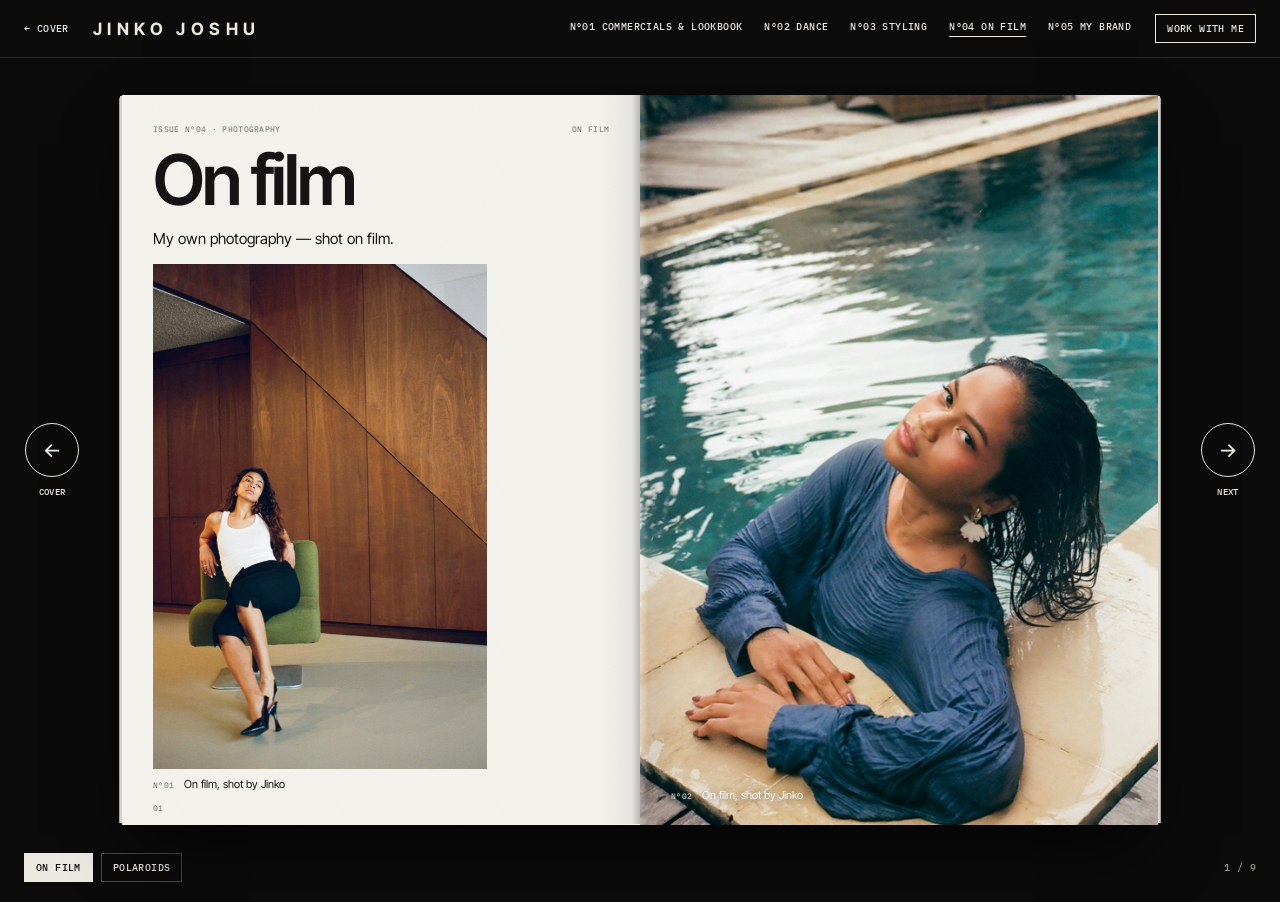
<file: site/photography.html>
<!doctype html>
<html lang="en">
<head>
  <meta charset="utf-8">
  <meta name="viewport" content="width=device-width, initial-scale=1">
  <title>On film — Jinko Joshu</title>
  <meta name="description" content="Photography by Jinko Joshu, shot on film.">
  <meta property="og:title" content="On film — Jinko Joshu">
  <meta property="og:description" content="Photography by Jinko Joshu, shot on film.">
  <meta property="og:type" content="website">
  <meta property="og:url" content="https://jinkojoshu.eu/">
  <meta property="og:image" content="https://jinkojoshu.eu/assets/share.jpg">
  <meta property="og:image:width" content="1200">
  <meta property="og:image:height" content="630">
  <meta name="twitter:card" content="summary_large_image">
  <meta name="twitter:image" content="https://jinkojoshu.eu/assets/share.jpg">
  <link rel="preconnect" href="https://fonts.googleapis.com">
  <link rel="preconnect" href="https://fonts.gstatic.com" crossorigin>
  <link href="https://fonts.googleapis.com/css2?family=Archivo:wdth,wght@62..125,800..900&family=Bodoni+Moda:ital,opsz,wght@0,6..96,400..700;1,6..96,400..700&family=Inter+Tight:ital,wght@0,400..700;1,400..600&family=IBM+Plex+Mono:wght@400;500&family=Noto+Sans+JP:wght@500&display=swap" rel="stylesheet">
  <link rel="icon" href="favicon.svg" type="image/svg+xml">
  <link rel="stylesheet" href="styles.css">
</head>
<body class="inside">
<header class="topbar">
  <a class="tb-home" href="index.html">← Cover</a>
  <a class="tb-name" href="index.html">Jinko Joshu</a>
  <nav class="tb-nav" aria-label="Issues"><a href="commercials.html">Nº01 Commercials &amp; Lookbook</a><a href="dance.html">Nº02 Dance</a><a href="styling.html">Nº03 Styling</a><a href="photography.html" aria-current="page">Nº04 On film</a><a href="akyna.html">Nº05 My brand</a></nav>
  <a class="tb-mail" href="mailto:info@jinkojoshu.com">Work with me</a>
</header>

<main class="reader" data-next="akyna.html" data-next-label="Nº05 My brand">
  <div class="stage">
    <button class="turn turn-prev"><span class="arrow" aria-hidden="true">←</span><span class="tl">Cover</span></button>
    <div class="spreads">
<article class="mag spread" id="s1" data-section="onfilm">
<div class="page page-l " id="onfilm"><div class="pg"><div class="pg-top"><span>Issue Nº04 · Photography</span><span>On film</span></div><h2 class="pg-title">On film</h2><p class="pg-deck">My own photography — shot on film.</p><figure class="ph ph-framed"><button class="ph-img" data-full="assets/img/onfilm-01.jpg" data-caption="Nº01 — On film, shot by Jinko"><img src="assets/img/onfilm-01-sm.jpg" srcset="assets/img/onfilm-01-sm.jpg 900w, assets/img/onfilm-01.jpg 2200w" sizes="(max-width: 760px) 100vw, 45vw" alt="On film, shot by Jinko" loading="lazy"></button><figcaption><i>Nº01</i> On film, shot by Jinko</figcaption></figure></div><span class="pno">01</span></div>
<div class="page page-r photo-page"><figure class="ph ph-bleed"><button class="ph-img" data-full="assets/img/onfilm-02.jpg" data-caption="Nº02 — On film, shot by Jinko"><img src="assets/img/onfilm-02-sm.jpg" srcset="assets/img/onfilm-02-sm.jpg 900w, assets/img/onfilm-02.jpg 2200w" sizes="(max-width: 760px) 100vw, 45vw" alt="On film, shot by Jinko" loading="lazy"></button><figcaption><i>Nº02</i> On film, shot by Jinko</figcaption></figure><span class="pno">02</span></div>
</article>
<article class="mag spread" id="s2" data-section="onfilm">
<div class="page page-l "><div class="pg"><div class="pg-top"><span>On film</span><span>Nº03</span></div><figure class="ph ph-framed"><button class="ph-img" data-full="assets/img/onfilm-03.jpg" data-caption="Nº03 — On film, shot by Jinko"><img src="assets/img/onfilm-03-sm.jpg" srcset="assets/img/onfilm-03-sm.jpg 900w, assets/img/onfilm-03.jpg 2200w" sizes="(max-width: 760px) 100vw, 45vw" alt="On film, shot by Jinko" loading="lazy"></button><figcaption><i>Nº03</i> On film, shot by Jinko</figcaption></figure></div><span class="pno">03</span></div>
<div class="page page-r photo-page"><figure class="ph ph-bleed"><button class="ph-img" data-full="assets/img/onfilm-04.jpg" data-caption="Nº04 — On film, shot by Jinko"><img src="assets/img/onfilm-04-sm.jpg" srcset="assets/img/onfilm-04-sm.jpg 900w, assets/img/onfilm-04.jpg 2200w" sizes="(max-width: 760px) 100vw, 45vw" alt="On film, shot by Jinko" loading="lazy"></button><figcaption><i>Nº04</i> On film, shot by Jinko</figcaption></figure><span class="pno">04</span></div>
</article>
<article class="mag spread" id="s3" data-section="onfilm">
<div class="page page-l photo-page"><figure class="ph ph-bleed"><button class="ph-img" data-full="assets/img/onfilm-05.jpg" data-caption="Nº05 — On film, shot by Jinko"><img src="assets/img/onfilm-05-sm.jpg" srcset="assets/img/onfilm-05-sm.jpg 900w, assets/img/onfilm-05.jpg 2200w" sizes="(max-width: 760px) 100vw, 45vw" alt="On film, shot by Jinko" loading="lazy"></button><figcaption><i>Nº05</i> On film, shot by Jinko</figcaption></figure><span class="pno">05</span></div>
<div class="page page-r "><div class="pg"><div class="pg-top"><span>On film</span><span>Nº06</span></div><figure class="ph ph-framed"><button class="ph-img" data-full="assets/img/onfilm-06.jpg" data-caption="Nº06 — On film, shot by Jinko"><img src="assets/img/onfilm-06-sm.jpg" srcset="assets/img/onfilm-06-sm.jpg 900w, assets/img/onfilm-06.jpg 2200w" sizes="(max-width: 760px) 100vw, 45vw" alt="On film, shot by Jinko" loading="lazy"></button><figcaption><i>Nº06</i> On film, shot by Jinko</figcaption></figure></div><span class="pno">06</span></div>
</article>
<article class="mag spread" id="s4" data-section="onfilm">
<div class="page page-l "><div class="pg"><div class="pg-top"><span>On film</span><span>Nº07</span></div><figure class="ph ph-framed"><button class="ph-img" data-full="assets/img/onfilm-07.jpg" data-caption="Nº07 — On film, shot by Jinko"><img src="assets/img/onfilm-07-sm.jpg" srcset="assets/img/onfilm-07-sm.jpg 900w, assets/img/onfilm-07.jpg 2200w" sizes="(max-width: 760px) 100vw, 45vw" alt="On film, shot by Jinko" loading="lazy"></button><figcaption><i>Nº07</i> On film, shot by Jinko</figcaption></figure></div><span class="pno">07</span></div>
<div class="page page-r photo-page"><figure class="ph ph-bleed"><button class="ph-img" data-full="assets/img/onfilm-08.jpg" data-caption="Nº08 — On film, shot by Jinko"><img src="assets/img/onfilm-08-sm.jpg" srcset="assets/img/onfilm-08-sm.jpg 900w, assets/img/onfilm-08.jpg 2200w" sizes="(max-width: 760px) 100vw, 45vw" alt="On film, shot by Jinko" loading="lazy"></button><figcaption><i>Nº08</i> On film, shot by Jinko</figcaption></figure><span class="pno">08</span></div>
</article>
<article class="mag spread" id="s5" data-section="onfilm">
<div class="page page-l "><div class="pg"><div class="pg-top"><span>On film</span><span>Nº09</span></div><figure class="ph ph-framed"><button class="ph-img" data-full="assets/img/onfilm-09.jpg" data-caption="Nº09 — On film, shot by Jinko"><img src="assets/img/onfilm-09-sm.jpg" srcset="assets/img/onfilm-09-sm.jpg 900w, assets/img/onfilm-09.jpg 2200w" sizes="(max-width: 760px) 100vw, 45vw" alt="On film, shot by Jinko" loading="lazy"></button><figcaption><i>Nº09</i> On film, shot by Jinko</figcaption></figure></div><span class="pno">09</span></div>
<div class="page page-r photo-page"><figure class="ph ph-bleed"><button class="ph-img" data-full="assets/img/onfilm-10.jpg" data-caption="Nº10 — On film, shot by Jinko"><img src="assets/img/onfilm-10-sm.jpg" srcset="assets/img/onfilm-10-sm.jpg 900w, assets/img/onfilm-10.jpg 2200w" sizes="(max-width: 760px) 100vw, 45vw" alt="On film, shot by Jinko" loading="lazy"></button><figcaption><i>Nº10</i> On film, shot by Jinko</figcaption></figure><span class="pno">10</span></div>
</article>
<article class="mag spread" id="s6" data-section="onfilm">
<div class="page page-l photo-page"><figure class="ph ph-bleed"><button class="ph-img" data-full="assets/img/onfilm-11.jpg" data-caption="Nº11 — On film, shot by Jinko"><img src="assets/img/onfilm-11-sm.jpg" srcset="assets/img/onfilm-11-sm.jpg 900w, assets/img/onfilm-11.jpg 2200w" sizes="(max-width: 760px) 100vw, 45vw" alt="On film, shot by Jinko" loading="lazy"></button><figcaption><i>Nº11</i> On film, shot by Jinko</figcaption></figure><span class="pno">11</span></div>
<div class="page page-r "><div class="pg"><div class="pg-top"><span>On film</span><span>Nº12</span></div><figure class="ph ph-framed"><button class="ph-img" data-full="assets/img/onfilm-12.jpg" data-caption="Nº12 — On film, shot by Jinko"><img src="assets/img/onfilm-12-sm.jpg" srcset="assets/img/onfilm-12-sm.jpg 900w, assets/img/onfilm-12.jpg 2200w" sizes="(max-width: 760px) 100vw, 45vw" alt="On film, shot by Jinko" loading="lazy"></button><figcaption><i>Nº12</i> On film, shot by Jinko</figcaption></figure></div><span class="pno">12</span></div>
</article>
<article class="mag spread" id="s7" data-section="onfilm">
<div class="page page-l "><div class="pg"><div class="pg-top"><span>On film</span><span>Nº13</span></div><figure class="ph ph-framed"><button class="ph-img" data-full="assets/img/onfilm-13.jpg" data-caption="Nº13 — On film, shot by Jinko"><img src="assets/img/onfilm-13-sm.jpg" srcset="assets/img/onfilm-13-sm.jpg 900w, assets/img/onfilm-13.jpg 2200w" sizes="(max-width: 760px) 100vw, 45vw" alt="On film, shot by Jinko" loading="lazy"></button><figcaption><i>Nº13</i> On film, shot by Jinko</figcaption></figure></div><span class="pno">13</span></div>
<div class="page page-r photo-page"><figure class="ph ph-bleed"><button class="ph-img" data-full="assets/img/onfilm-14.jpg" data-caption="Nº14 — On film, shot by Jinko"><img src="assets/img/onfilm-14-sm.jpg" srcset="assets/img/onfilm-14-sm.jpg 900w, assets/img/onfilm-14.jpg 2200w" sizes="(max-width: 760px) 100vw, 45vw" alt="On film, shot by Jinko" loading="lazy"></button><figcaption><i>Nº14</i> On film, shot by Jinko</figcaption></figure><span class="pno">14</span></div>
</article>
<article class="mag spread" id="s8" data-section="onfilm">
<div class="page page-l "><div class="pg"><div class="pg-top"><span>On film</span><span>Nº15</span></div><figure class="ph ph-framed"><button class="ph-img" data-full="assets/img/onfilm-15.jpg" data-caption="Nº15 — On film, shot by Jinko"><img src="assets/img/onfilm-15-sm.jpg" srcset="assets/img/onfilm-15-sm.jpg 900w, assets/img/onfilm-15.jpg 2200w" sizes="(max-width: 760px) 100vw, 45vw" alt="On film, shot by Jinko" loading="lazy"></button><figcaption><i>Nº15</i> On film, shot by Jinko</figcaption></figure></div><span class="pno">15</span></div>
<div class="page page-r photo-page"><figure class="ph ph-bleed"><button class="ph-img" data-full="assets/img/onfilm-16.jpg" data-caption="Nº16 — On film, shot by Jinko"><img src="assets/img/onfilm-16-sm.jpg" srcset="assets/img/onfilm-16-sm.jpg 900w, assets/img/onfilm-16.jpg 2200w" sizes="(max-width: 760px) 100vw, 45vw" alt="On film, shot by Jinko" loading="lazy"></button><figcaption><i>Nº16</i> On film, shot by Jinko</figcaption></figure><span class="pno">16</span></div>
</article>
<article class="mag spread" id="s9" data-section="polaroids">
<div class="page page-l pola-page" id="polaroids"><div class="pola-sheet"><div class="pola-grid"><button class="pola" data-full="assets/img/pola-01.jpg" data-caption="Polaroid — shot by Jinko"><img src="assets/img/pola-01-sm.jpg" alt="Polaroid shot by Jinko" loading="lazy"></button><button class="pola" data-full="assets/img/pola-02.jpg" data-caption="Polaroid — shot by Jinko"><img src="assets/img/pola-02-sm.jpg" alt="Polaroid shot by Jinko" loading="lazy"></button><button class="pola" data-full="assets/img/pola-03.jpg" data-caption="Polaroid — shot by Jinko"><img src="assets/img/pola-03-sm.jpg" alt="Polaroid shot by Jinko" loading="lazy"></button><button class="pola" data-full="assets/img/pola-04.jpg" data-caption="Polaroid — shot by Jinko"><img src="assets/img/pola-04-sm.jpg" alt="Polaroid shot by Jinko" loading="lazy"></button><button class="pola" data-full="assets/img/pola-05.jpg" data-caption="Polaroid — shot by Jinko"><img src="assets/img/pola-05-sm.jpg" alt="Polaroid shot by Jinko" loading="lazy"></button><button class="pola" data-full="assets/img/pola-07.jpg" data-caption="Polaroid — shot by Jinko"><img src="assets/img/pola-07-sm.jpg" alt="Polaroid shot by Jinko" loading="lazy"></button><button class="pola" data-full="assets/img/pola-08.jpg" data-caption="Polaroid — shot by Jinko"><img src="assets/img/pola-08-sm.jpg" alt="Polaroid shot by Jinko" loading="lazy"></button><button class="pola" data-full="assets/img/pola-09.jpg" data-caption="Polaroid — shot by Jinko"><img src="assets/img/pola-09-sm.jpg" alt="Polaroid shot by Jinko" loading="lazy"></button><button class="pola" data-full="assets/img/pola-10.jpg" data-caption="Polaroid — shot by Jinko"><img src="assets/img/pola-10-sm.jpg" alt="Polaroid shot by Jinko" loading="lazy"></button><button class="pola" data-full="assets/img/pola-11.jpg" data-caption="Polaroid — shot by Jinko"><img src="assets/img/pola-11-sm.jpg" alt="Polaroid shot by Jinko" loading="lazy"></button><button class="pola" data-full="assets/img/pola-12.jpg" data-caption="Polaroid — shot by Jinko"><img src="assets/img/pola-12-sm.jpg" alt="Polaroid shot by Jinko" loading="lazy"></button><button class="pola" data-full="assets/img/pola-13.jpg" data-caption="Polaroid — shot by Jinko"><img src="assets/img/pola-13-sm.jpg" alt="Polaroid shot by Jinko" loading="lazy"></button><button class="pola" data-full="assets/img/pola-14.jpg" data-caption="Polaroid — shot by Jinko"><img src="assets/img/pola-14-sm.jpg" alt="Polaroid shot by Jinko" loading="lazy"></button><button class="pola" data-full="assets/img/pola-15.jpg" data-caption="Polaroid — shot by Jinko"><img src="assets/img/pola-15-sm.jpg" alt="Polaroid shot by Jinko" loading="lazy"></button><button class="pola" data-full="assets/img/pola-16.jpg" data-caption="Polaroid — shot by Jinko"><img src="assets/img/pola-16-sm.jpg" alt="Polaroid shot by Jinko" loading="lazy"></button><button class="pola" data-full="assets/img/pola-17.jpg" data-caption="Polaroid — shot by Jinko"><img src="assets/img/pola-17-sm.jpg" alt="Polaroid shot by Jinko" loading="lazy"></button><button class="pola" data-full="assets/img/pola-18.jpg" data-caption="Polaroid — shot by Jinko"><img src="assets/img/pola-18-sm.jpg" alt="Polaroid shot by Jinko" loading="lazy"></button><button class="pola" data-full="assets/img/pola-19.jpg" data-caption="Polaroid — shot by Jinko"><img src="assets/img/pola-19-sm.jpg" alt="Polaroid shot by Jinko" loading="lazy"></button><button class="pola" data-full="assets/img/pola-20.jpg" data-caption="Polaroid — shot by Jinko"><img src="assets/img/pola-20-sm.jpg" alt="Polaroid shot by Jinko" loading="lazy"></button><button class="pola" data-full="assets/img/pola-21.jpg" data-caption="Polaroid — shot by Jinko"><img src="assets/img/pola-21-sm.jpg" alt="Polaroid shot by Jinko" loading="lazy"></button><button class="pola" data-full="assets/img/pola-22.jpg" data-caption="Polaroid — shot by Jinko"><img src="assets/img/pola-22-sm.jpg" alt="Polaroid shot by Jinko" loading="lazy"></button><button class="pola" data-full="assets/img/pola-23.jpg" data-caption="Polaroid — shot by Jinko"><img src="assets/img/pola-23-sm.jpg" alt="Polaroid shot by Jinko" loading="lazy"></button><button class="pola" data-full="assets/img/pola-24.jpg" data-caption="Polaroid — shot by Jinko"><img src="assets/img/pola-24-sm.jpg" alt="Polaroid shot by Jinko" loading="lazy"></button><button class="pola" data-full="assets/img/pola-25.jpg" data-caption="Polaroid — shot by Jinko"><img src="assets/img/pola-25-sm.jpg" alt="Polaroid shot by Jinko" loading="lazy"></button><button class="pola" data-full="assets/img/pola-26.jpg" data-caption="Polaroid — shot by Jinko"><img src="assets/img/pola-26-sm.jpg" alt="Polaroid shot by Jinko" loading="lazy"></button><button class="pola" data-full="assets/img/pola-27.jpg" data-caption="Polaroid — shot by Jinko"><img src="assets/img/pola-27-sm.jpg" alt="Polaroid shot by Jinko" loading="lazy"></button><button class="pola" data-full="assets/img/pola-28.jpg" data-caption="Polaroid — shot by Jinko"><img src="assets/img/pola-28-sm.jpg" alt="Polaroid shot by Jinko" loading="lazy"></button><button class="pola" data-full="assets/img/pola-29.jpg" data-caption="Polaroid — shot by Jinko"><img src="assets/img/pola-29-sm.jpg" alt="Polaroid shot by Jinko" loading="lazy"></button><button class="pola" data-full="assets/img/pola-30.jpg" data-caption="Polaroid — shot by Jinko"><img src="assets/img/pola-30-sm.jpg" alt="Polaroid shot by Jinko" loading="lazy"></button><button class="pola" data-full="assets/img/pola-31.jpg" data-caption="Polaroid — shot by Jinko"><img src="assets/img/pola-31-sm.jpg" alt="Polaroid shot by Jinko" loading="lazy"></button><button class="pola" data-full="assets/img/pola-32.jpg" data-caption="Polaroid — shot by Jinko"><img src="assets/img/pola-32-sm.jpg" alt="Polaroid shot by Jinko" loading="lazy"></button><button class="pola" data-full="assets/img/pola-33.jpg" data-caption="Polaroid — shot by Jinko"><img src="assets/img/pola-33-sm.jpg" alt="Polaroid shot by Jinko" loading="lazy"></button><button class="pola" data-full="assets/img/pola-34.jpg" data-caption="Polaroid — shot by Jinko"><img src="assets/img/pola-34-sm.jpg" alt="Polaroid shot by Jinko" loading="lazy"></button></div><div class="pola-foot"><span>Polaroids<br>Instant film</span><span>Shot by Jinko Joshu<br>Amsterdam · 2024</span><span class="pola-mark">On film Nº04</span></div></div><span class="pno">17</span></div>
<div class="page page-r dark" style="--band:52%"><div class="pg"><div class="pg-top"><span>Back cover</span><span>Bookings &amp; collabs</span></div>
  <div class="contact-links">
    <a href="mailto:info@jinkojoshu.com">info@jinkojoshu.com</a>
    <a href="https://www.instagram.com/jinkojoshu/" target="_blank" rel="noopener">Instagram — @jinkojoshu</a>
    <span class="rep">Represented by <a href="https://www.aplmodels.com/men" target="_blank" rel="noopener">APL</a> · <a href="https://themovers.amsterdam/" target="_blank" rel="noopener">The Movers</a></span>
    <span class="jp">ジンコ・ジョシュ</span>
  </div>
</div><a class="band band-link" href="mailto:info@jinkojoshu.com"><h2 class="giant " aria-label="Work with me"><span>Work</span><span>with me</span></h2></a><span class="pno">18</span></div>
</article>
    </div>
    <button class="turn turn-next"><span class="arrow" aria-hidden="true">→</span><span class="tl">Next</span></button>
  </div>
  <div class="reader-foot">
    <nav class="chips" aria-label="In this issue"><a href="#onfilm" data-chip="onfilm">On film</a><a href="#polaroids" data-chip="polaroids">Polaroids</a></nav>
    <span class="count" aria-live="polite"></span>
  </div>
</main>

<dialog id="lightbox">
  <div class="lb-bar"><span class="lb-cap"></span><a class="lb-yt" target="_blank" rel="noopener" hidden>Open on YouTube</a><button class="lb-close" aria-label="Close">Close ×</button></div>
  <div class="lb-body"></div>
  <p class="lb-note" hidden></p>
  <button class="lb-step lb-prev" aria-label="Previous film" hidden><span class="arrow-mark" aria-hidden="true"></span></button>
  <button class="lb-step lb-next" aria-label="Next film" hidden><span class="arrow-mark" aria-hidden="true"></span></button>
</dialog>

<script src="main.js"></script>
</body>
</html>
</file>
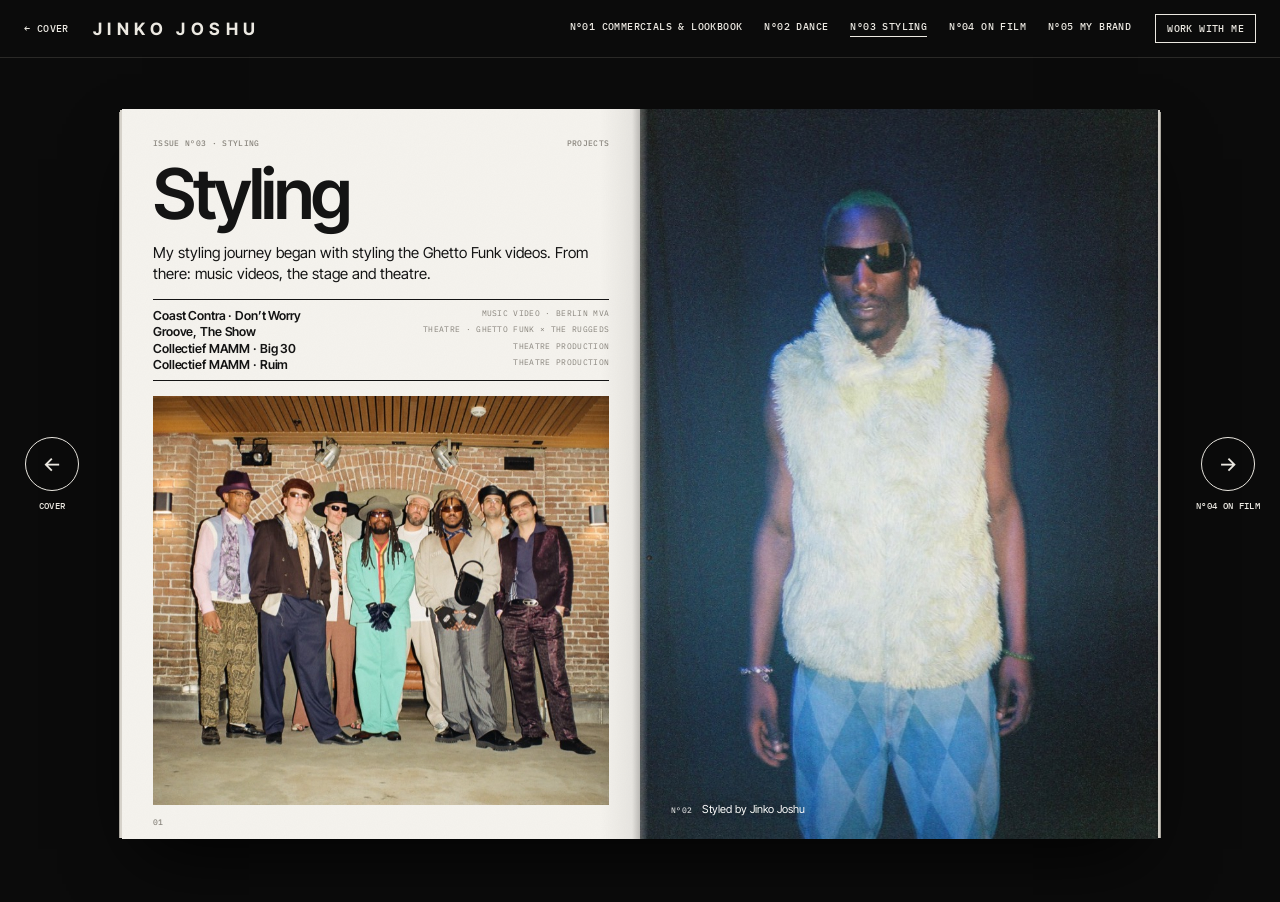
<file: site/styling.html>
<!doctype html>
<html lang="en">
<head>
  <meta charset="utf-8">
  <meta name="viewport" content="width=device-width, initial-scale=1">
  <title>Styling — Jinko Joshu</title>
  <meta name="description" content="Styling by Jinko Joshu: Coast Contra — Don’t Worry, Groove and Collectief MAMM.">
  <meta property="og:title" content="Styling — Jinko Joshu">
  <meta property="og:description" content="Styling by Jinko Joshu: Coast Contra — Don’t Worry, Groove and Collectief MAMM.">
  <meta property="og:type" content="website">
  <meta property="og:url" content="https://jinkojoshu.eu/">
  <meta property="og:image" content="https://jinkojoshu.eu/assets/share.jpg">
  <meta property="og:image:width" content="1200">
  <meta property="og:image:height" content="630">
  <meta name="twitter:card" content="summary_large_image">
  <meta name="twitter:image" content="https://jinkojoshu.eu/assets/share.jpg">
  <link rel="preconnect" href="https://fonts.googleapis.com">
  <link rel="preconnect" href="https://fonts.gstatic.com" crossorigin>
  <link href="https://fonts.googleapis.com/css2?family=Archivo:wdth,wght@62..125,800..900&family=Bodoni+Moda:ital,opsz,wght@0,6..96,400..700;1,6..96,400..700&family=Inter+Tight:ital,wght@0,400..700;1,400..600&family=IBM+Plex+Mono:wght@400;500&family=Noto+Sans+JP:wght@500&display=swap" rel="stylesheet">
  <link rel="icon" href="favicon.svg" type="image/svg+xml">
  <link rel="stylesheet" href="styles.css">
</head>
<body class="inside">
<header class="topbar">
  <a class="tb-home" href="index.html">← Cover</a>
  <a class="tb-name" href="index.html">Jinko Joshu</a>
  <nav class="tb-nav" aria-label="Issues"><a href="commercials.html">Nº01 Commercials &amp; Lookbook</a><a href="dance.html">Nº02 Dance</a><a href="styling.html" aria-current="page">Nº03 Styling</a><a href="photography.html">Nº04 On film</a><a href="akyna.html">Nº05 My brand</a></nav>
  <a class="tb-mail" href="mailto:info@jinkojoshu.com">Work with me</a>
</header>

<main class="reader hub" data-next="photography.html" data-next-label="Nº04 On film">
  <div class="stage">
    <button class="turn turn-prev"><span class="arrow" aria-hidden="true">←</span><span class="tl">Cover</span></button>
    <div class="spreads">
<article class="mag spread" id="s1" data-section="styling">
<div class="page page-l " id="styling"><div class="pg"><div class="pg-top"><span>Issue Nº03 · Styling</span><span>Projects</span></div><h2 class="pg-title">Styling</h2><p class="pg-deck">My styling journey began with styling the Ghetto Funk videos. From there: music videos, the stage and theatre.</p><div class="places hub-list"><div class="place"><a href="#videos"><b>Coast Contra · Don’t Worry</b><span>Music video · Berlin MVA</span></a><a href="#groove"><b>Groove, The Show</b><span>Theatre · Ghetto Funk × The Ruggeds</span></a><a href="#big30"><b>Collectief MAMM · Big 30</b><span>Theatre production</span></a><a href="#ruim"><b>Collectief MAMM · Ruim</b><span>Theatre production</span></a></div></div><div class="pg-grid" style="--cols:1;--rows:1"><button class="tile" data-full="assets/img/styling-look-01.jpg" data-caption="Styled by Jinko Joshu"><img src="assets/img/styling-look-01-sm.jpg" alt="Styled by Jinko Joshu" loading="lazy"></button></div></div><span class="pno">01</span></div>
<div class="page page-r photo-page"><figure class="ph ph-bleed"><button class="ph-img" data-full="assets/img/styling-look-02.jpg" data-caption="Nº02 — Styled by Jinko Joshu"><img src="assets/img/styling-look-02-sm.jpg" srcset="assets/img/styling-look-02-sm.jpg 900w, assets/img/styling-look-02.jpg 2200w" sizes="(max-width: 760px) 100vw, 45vw" alt="Styled by Jinko Joshu" loading="lazy"></button><figcaption><i>Nº02</i> Styled by Jinko Joshu</figcaption></figure><span class="pno">02</span></div>
</article>
<article class="mag spread" id="s2" data-section="">
<div class="page page-l " id="videos"><div class="pg"><div class="pg-top"><span>Music video</span><span>Berlin Music Video Awards</span></div><h3 class="pg-h">Coast Contra · Don’t Worry</h3><p class="pg-deck">Styling for Coast Contra’s official music video “Don’t Worry”.</p><button class="watch watch-in" data-youtube="NjRvXjSHze4" data-caption="Coast Contra · Don’t Worry (Official Music Video) · Styling"><img src="assets/yt/NjRvXjSHze4.jpg" alt="" loading="lazy"><span class="watch-play"><i aria-hidden="true"></i> Watch</span></button><a class="back-hub" href="#styling">← Back to styling</a></div><span class="pno">03</span></div>
<div class="page page-r photo-page"><figure class="ph ph-bleed"><button class="ph-img" data-full="assets/img/styling-cover.jpg" data-caption="Coast Contra, Don’t Worry · styled by Jinko Joshu"><img src="assets/img/styling-cover-sm.jpg" srcset="assets/img/styling-cover-sm.jpg 900w, assets/img/styling-cover.jpg 2200w" sizes="(max-width: 760px) 100vw, 45vw" alt="Coast Contra, styled by Jinko Joshu" loading="lazy"></button><figcaption>Coast Contra · Don’t Worry, styled by Jinko Joshu</figcaption></figure><span class="pno">04</span></div>
</article>
<article class="mag spread" id="s3" data-section="">
<div class="page page-l " id="big30"><div class="pg"><div class="pg-top"><span>Collectief MAMM</span><span>Theatre · Styling</span></div><h2 class="pg-title pg-title-s">Big 30</h2><p class="pg-deck">Styling for <i>Big 30</i>, a theatre production by Collectief MAMM.</p><div class="facts"><div class="fact"><span>With</span><b>Collectief MAMM</b></div><div class="fact"><span>Role</span><b>Stylist</b></div><div class="fact"><span>Year</span><b>2025</b></div><div class="fact"><span>Video</span><b>Jesse Immanuel Bom</b></div></div><button class="watch watch-in" data-vimeo="1084721091" data-caption="Collectief MAMM · Big 30 (2025)"><img src="assets/img/mamm-big30-01-sm.jpg" alt="" loading="lazy"><span class="watch-play"><i aria-hidden="true"></i> Watch</span></button><a class="back-hub" href="#styling">← Back to styling</a></div><span class="pno">05</span></div>
<div class="page page-r "><div class="pg"><div class="pg-top"><span>Collectief MAMM</span><span>Big 30</span></div><div class="pg-grid" style="--cols:1;--rows:2"><button class="tile" data-full="assets/img/mamm-big30-01.jpg" data-caption="Collectief MAMM · Big 30"><img src="assets/img/mamm-big30-01-sm.jpg" alt="Collectief MAMM · Big 30" loading="lazy"></button><button class="tile" data-full="assets/img/mamm-big30-02.jpg" data-caption="Collectief MAMM · Big 30"><img src="assets/img/mamm-big30-02-sm.jpg" alt="Collectief MAMM · Big 30" loading="lazy"></button></div></div><span class="pno">06</span></div>
</article>
<article class="mag spread" id="s4" data-section="">
<div class="page page-l " id="ruim"><div class="pg"><div class="pg-top"><span>Collectief MAMM</span><span>Theatre · Styling</span></div><h2 class="pg-title pg-title-s">Ruim</h2><p class="pg-deck">Styling for <i>Ruim</i>, a theatre production by Collectief MAMM.</p><div class="facts"><div class="fact"><span>With</span><b>Collectief MAMM</b></div><div class="fact"><span>Role</span><b>Stylist</b></div></div><a class="back-hub" href="#styling">← Back to styling</a></div><span class="pno">07</span></div>
<div class="page page-r "><div class="pg"><div class="pg-top"><span>Collectief MAMM</span><span>Ruim</span></div><div class="pg-grid" style="--cols:2;--rows:2;grid-template-rows:3fr 2fr"><button class="tile span-all" data-full="assets/img/mamm-ruim-01.jpg" data-caption="Collectief MAMM · Ruim"><img src="assets/img/mamm-ruim-01-sm.jpg" alt="Collectief MAMM · Ruim" loading="lazy"></button><button class="tile" data-full="assets/img/mamm-ruim-02.jpg" data-caption="Collectief MAMM · Ruim"><img src="assets/img/mamm-ruim-02-sm.jpg" alt="Collectief MAMM · Ruim" loading="lazy"></button><button class="tile" data-full="assets/img/mamm-ruim-03.jpg" data-caption="Collectief MAMM · Ruim"><img src="assets/img/mamm-ruim-03-sm.jpg" alt="Collectief MAMM · Ruim" loading="lazy"></button></div></div><span class="pno">08</span></div>
</article>
<article class="mag spread" id="s5" data-section="">
<div class="page page-l " id="groove"><div class="pg"><div class="pg-top"><span>Theatre show</span><span>Ghetto Funk Collective × The Ruggeds</span></div><h3 class="pg-h">Groove, The Show</h3><p class="pg-deck pg-deck-s">The Ruggeds and Ghetto Funk Collective take the swinging dance concert <i>Groove</i> through the theatres: fifty years of James Brown, Aretha Franklin and Marvin Gaye, funk &amp; soul, hip-hop and house. Put on your best outfit, sitting still is not an option.</p><button class="watch watch-in" data-youtube="WEawH7y-SRs" data-caption="An inside look behind Groove The Show · Ghetto Funk Collective × The Ruggeds"><img src="assets/yt/WEawH7y-SRs.jpg" alt="" loading="lazy"><span class="watch-play"><i aria-hidden="true"></i> Watch</span></button><a class="back-hub" href="#styling">← Back to styling</a></div><span class="pno">09</span></div>
<div class="page page-r dark" style="--band:52%"><div class="pg"><div class="pg-top"><span>Back cover</span><span>Bookings &amp; collabs</span></div>
  <div class="contact-links">
    <a href="mailto:info@jinkojoshu.com">info@jinkojoshu.com</a>
    <a href="https://www.instagram.com/jinkojoshu/" target="_blank" rel="noopener">Instagram — @jinkojoshu</a>
    <span class="rep">Represented by <a href="https://www.aplmodels.com/men" target="_blank" rel="noopener">APL</a> · <a href="https://themovers.amsterdam/" target="_blank" rel="noopener">The Movers</a></span>
    <span class="jp">ジンコ・ジョシュ</span>
  </div>
</div><a class="band band-link" href="mailto:info@jinkojoshu.com"><h2 class="giant " aria-label="Work with me"><span>Work</span><span>with me</span></h2></a><span class="pno">10</span></div>
</article>
    </div>
    <button class="turn turn-next"><span class="arrow" aria-hidden="true">→</span><span class="tl">Next</span></button>
  </div>
  <div class="reader-foot">
    <nav class="chips" aria-label="In this issue"></nav>
    <span class="count" aria-live="polite"></span>
  </div>
</main>

<dialog id="lightbox">
  <div class="lb-bar"><span class="lb-cap"></span><a class="lb-yt" target="_blank" rel="noopener" hidden>Open on YouTube</a><button class="lb-close" aria-label="Close">Close ×</button></div>
  <div class="lb-body"></div>
  <p class="lb-note" hidden></p>
  <button class="lb-step lb-prev" aria-label="Previous film" hidden><span class="arrow-mark" aria-hidden="true"></span></button>
  <button class="lb-step lb-next" aria-label="Next film" hidden><span class="arrow-mark" aria-hidden="true"></span></button>
</dialog>

<script src="main.js"></script>
</body>
</html>
</file>
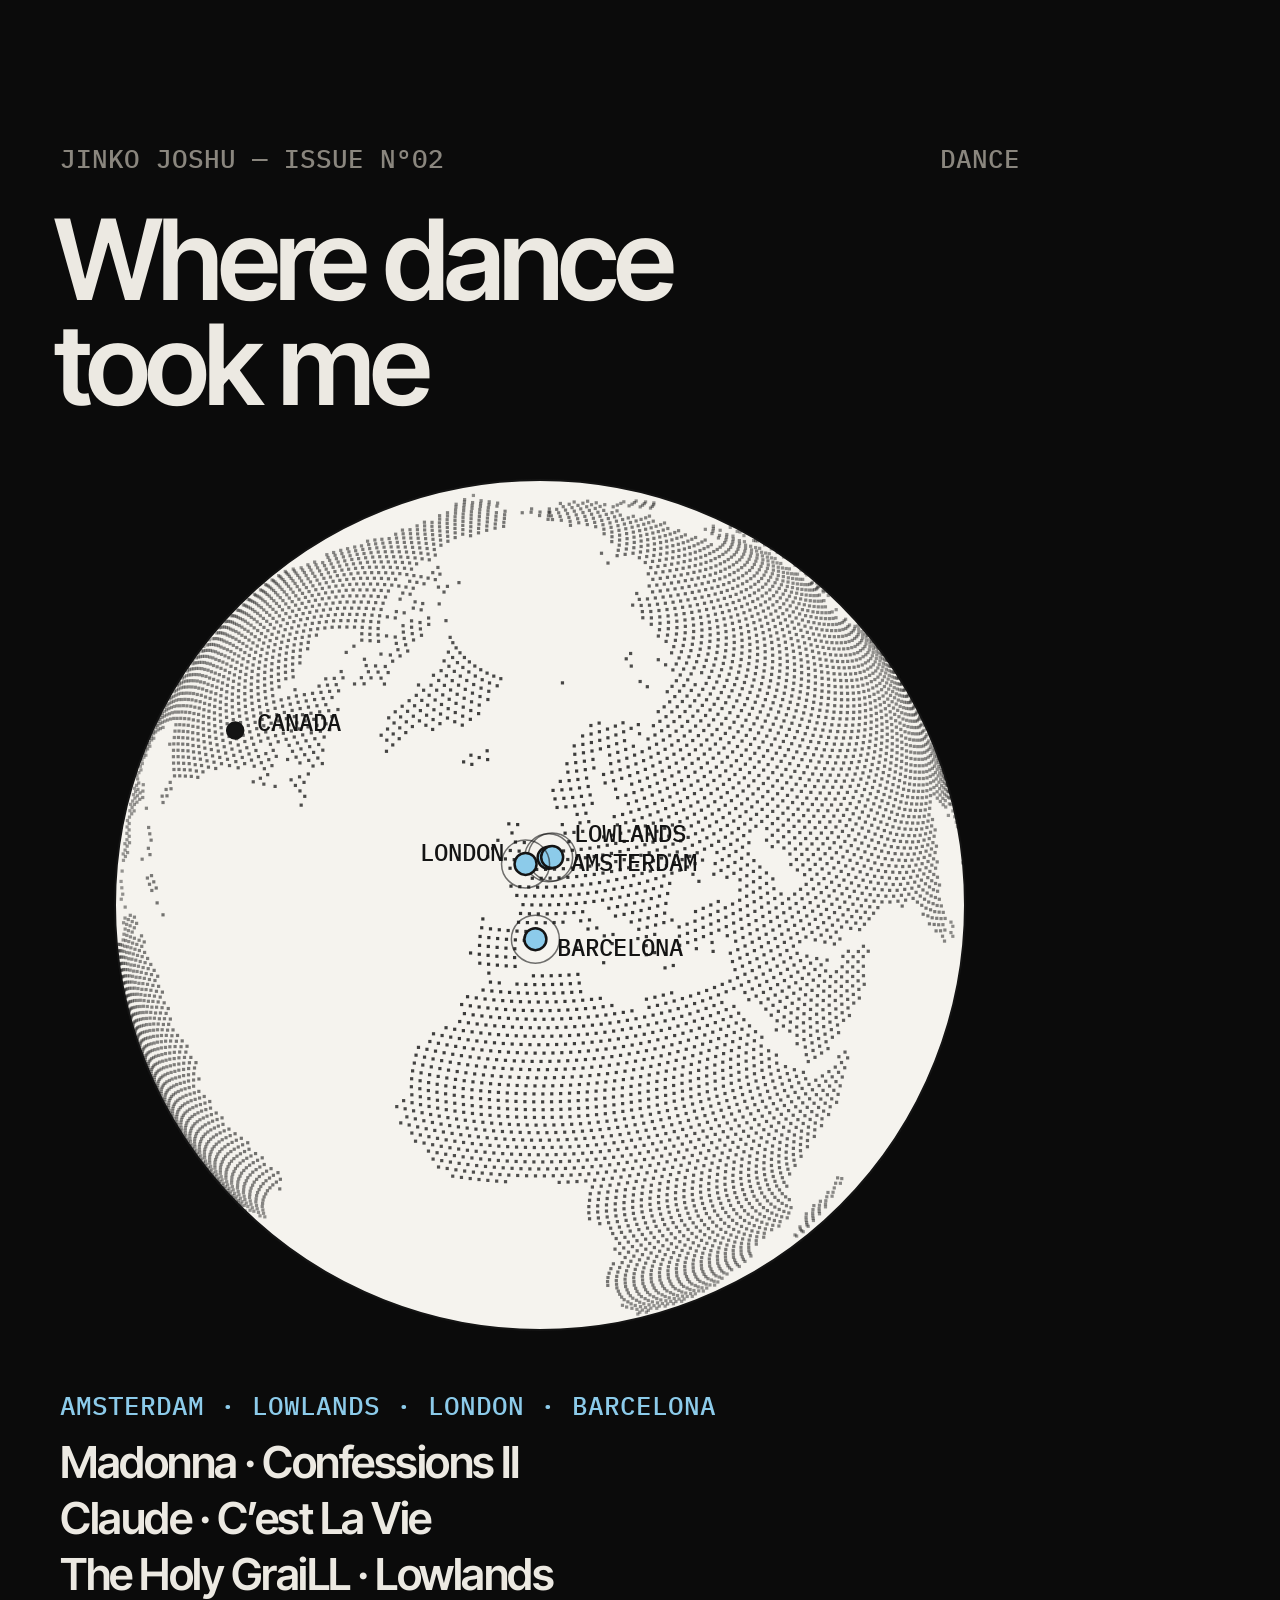
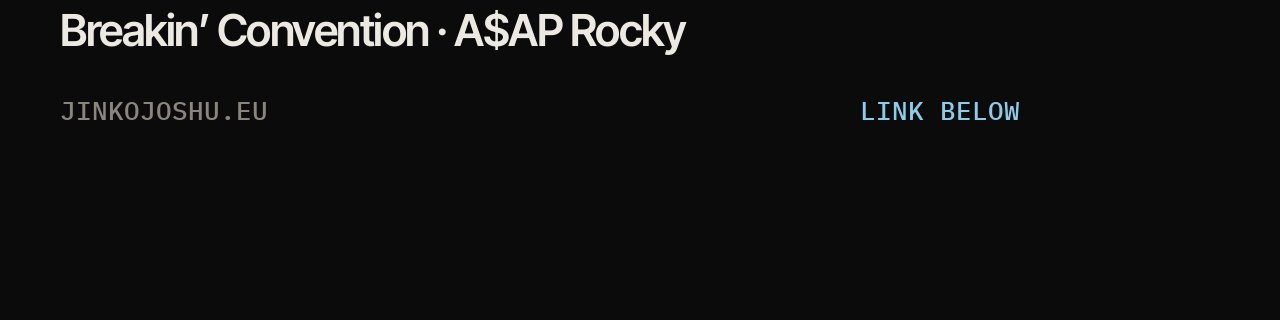
<file: tools/globe-story.html>
<!doctype html>
<!-- Instagram story (1080×1920): the Dance globe turning past the places — "Where dance took me".
     Render: zsh tools/globe-story.sh  →  "Globe story.mp4" + "Globe story.jpg" in the project folder.
     Open with ?t=2.5 to look at a single moment. -->
<html>
<head>
<meta charset="utf-8">
<link href="https://fonts.googleapis.com/css2?family=Inter+Tight:wght@600&family=IBM+Plex+Mono:wght@400;500&display=swap" rel="stylesheet">
<style>html, body { margin: 0; background: #0B0B0B; } canvas { display: block; width: 1080px; height: 1920px; }</style>
</head>
<body>
<canvas id="c" width="1080" height="1920"></canvas>
<script src="../site/assets/globe-land.js"></script>
<script>
const W = 1080, H = 1920, FPS = 30, DUR = 15;
const desk = '#0B0B0B', onDesk = '#ECE9E2', muted = '#8A867E', sheet = '#F5F3EE', ink = '#141414', accent = '#8CCBEA';
const RAD = Math.PI / 180;
const ctx = document.getElementById('c').getContext('2d');

// the places on the globe (same as the Dance issue)
const PLACES = [
  ['Amsterdam', 52.37, 4.90, 'right', 6], ['Lowlands', 52.45, 5.69, 'right', -22], ['London', 51.51, -0.13, 'left', -10],
  ['Barcelona', 41.39, 2.17, 'right', 10], ['Mexico City', 19.43, -99.13, 'right', 0], ['Canada', 43.65, -79.38, 'right', -6],
  ['Guilin', 25.27, 110.29, 'left', 0], ['Shanghai', 31.23, 121.47, 'right', 0],
];
// the tour: the globe holds on each region, with its places and projects underneath
const STOPS = [
  { lon: 3, lat: 46, at: 0, hold: 3.2, region: 'Europe', cities: ['Amsterdam', 'Lowlands', 'London', 'Barcelona'],
    work: ['Madonna · Confessions II', 'Claude · C’est La Vie', 'The Holy GraiLL · Lowlands', 'Breakin’ Convention · A$AP Rocky'] },
  { lon: -85, lat: 30, region: 'The Americas', cities: ['Mexico City', 'Canada'],
    work: ['Despertares · Mexico City 2×', 'Ghetto Funk · Canada tour'] },
  { lon: 116, lat: 26, region: 'China', cities: ['Guilin', 'Shanghai'],
    work: ['The Greatest Show · Ghetto Funk', 'On the bridge · Guilin'] },
];
// timeline (seconds): hold Europe, turn west, hold, turn east past Europe to China, hold, turn back home
const SEG = [
  { from: 0, to: 0, t0: 0, t1: 3.0 },            // Europe
  { from: 0, to: 1, t0: 3.0, t1: 4.6 },
  { from: 1, to: 1, t0: 4.6, t1: 7.6 },          // Americas
  { from: 1, to: 2, t0: 7.6, t1: 10.0 },
  { from: 2, to: 2, t0: 10.0, t1: 13.2 },        // China
  { from: 2, to: 0, t0: 13.2, t1: 15.0 },        // back home (loops)
];
const ease = x => x < .5 ? 4 * x * x * x : 1 - Math.pow(-2 * x + 2, 3) / 2;

const dots = [];
for (const [lat, step, runs] of window.GLOBE_LAND) for (const [start, n] of runs) for (let k = 0; k < n; k++) dots.push([start + k * step, lat]);
const dotsRad = dots.map(([lo, la]) => [lo * RAD, Math.sin(la * RAD), Math.cos(la * RAD)]);

function view(t) {
  const s = SEG.find(g => t >= g.t0 && t < g.t1) || SEG[SEG.length - 1];
  const a = STOPS[s.from], b = STOPS[s.to];
  if (s.from === s.to) return { lon: a.lon, lat: a.lat, stop: s.from, fade: Math.min(1, (t - s.t0) / .45, (s.t1 - t) / .35) };
  const k = ease((t - s.t0) / (s.t1 - s.t0));
  let dl = b.lon - a.lon;                       // Americas → China goes east, over Europe
  if (s.from === 1 && s.to === 2) dl = (b.lon - a.lon + 360) % 360;
  if (s.from === 2 && s.to === 0) dl = b.lon - a.lon;   // China → Europe: back west
  return { lon: a.lon + dl * k, lat: a.lat + (b.lat - a.lat) * k, stop: -1, fade: 0 };
}

function draw(t) {
  const v = view(t), lon0 = v.lon, lat0 = v.lat;
  ctx.fillStyle = desk; ctx.fillRect(0, 0, W, H);
  ctx.textBaseline = 'alphabetic';
  // header
  ctx.font = "500 26px 'IBM Plex Mono'"; ctx.fillStyle = muted; ctx.textAlign = 'left';
  ctx.fillText('JINKO JOSHU — ISSUE Nº02', 60, 168);
  ctx.textAlign = 'right'; ctx.fillText('DANCE', W - 60, 168);
  ctx.textAlign = 'left'; ctx.fillStyle = onDesk; ctx.font = "600 112px 'Inter Tight'";
  ctx.letterSpacing = '-5px';
  ctx.fillText('Where dance', 54, 300); ctx.fillText('took me', 54, 405);
  ctx.letterSpacing = '0px';

  // globe
  const cx = W / 2, cy = 905, R = 425;
  ctx.beginPath(); ctx.arc(cx, cy, R, 0, 2 * Math.PI); ctx.fillStyle = sheet; ctx.fill();
  const sp0 = Math.sin(lat0 * RAD), cp0 = Math.cos(lat0 * RAD), l0 = lon0 * RAD, d = 3.2;
  for (const [lr, sp, cp] of dotsRad) {
    const cl = Math.cos(lr - l0), z = sp0 * sp + cp0 * cp * cl;
    if (z < 0.02) continue;
    ctx.fillStyle = `rgba(20,20,20,${.35 + .5 * z})`;
    const x = cx + R * cp * Math.sin(lr - l0), y = cy - R * (cp0 * sp - sp0 * cp * cl);
    ctx.fillRect(x - d / 2, y - d / 2, d, d);
  }
  ctx.beginPath(); ctx.arc(cx, cy, R, 0, 2 * Math.PI); ctx.strokeStyle = ink; ctx.lineWidth = 2; ctx.stroke();

  // places
  const on = v.stop >= 0 ? STOPS[v.stop].cities : [];
  ctx.font = "500 24px 'IBM Plex Mono'"; ctx.textBaseline = 'middle';
  for (const [name, lat, lon, side, dy] of PLACES) {
    const l = (lon - lon0) * RAD, p = lat * RAD;
    const z = sp0 * Math.sin(p) + cp0 * Math.cos(p) * Math.cos(l);
    if (z < 0.2) continue;
    const x = cx + R * Math.cos(p) * Math.sin(l), y = cy - R * (cp0 * Math.sin(p) - sp0 * Math.cos(p) * Math.cos(l));
    const hot = on.includes(name) ? v.fade : 0;
    if (hot > 0) { ctx.beginPath(); ctx.arc(x, y, 14 + 10 * hot, 0, 2 * Math.PI); ctx.strokeStyle = `rgba(20,20,20,${.6 * hot})`; ctx.lineWidth = 1.5; ctx.stroke(); }
    ctx.beginPath(); ctx.arc(x, y, 8 + 3 * hot, 0, 2 * Math.PI); ctx.fillStyle = hot > .5 ? accent : ink; ctx.fill();
    ctx.lineWidth = 2.5; ctx.strokeStyle = ink; ctx.stroke();
    ctx.fillStyle = ink; ctx.textAlign = side === 'left' ? 'right' : 'left';
    ctx.fillText(name.toUpperCase(), x + (side === 'left' ? -1 : 1) * 22, y + dy);
  }

  // what happened there
  ctx.textBaseline = 'alphabetic'; ctx.textAlign = 'left';
  if (v.stop >= 0 && v.fade > 0) {
    const s = STOPS[v.stop];
    ctx.globalAlpha = v.fade;
    ctx.font = "500 26px 'IBM Plex Mono'"; ctx.fillStyle = accent;
    ctx.fillText(s.cities.join(' · ').toUpperCase(), 60, 1415);
    ctx.font = "600 44px 'Inter Tight'"; ctx.fillStyle = onDesk; ctx.letterSpacing = '-1.5px';
    s.work.forEach((w, i) => ctx.fillText(w, 60, 1478 + i * 56));
    ctx.letterSpacing = '0px'; ctx.globalAlpha = 1;
  }
  // footer
  ctx.font = "500 26px 'IBM Plex Mono'"; ctx.fillStyle = muted;
  ctx.fillText('JINKOJOSHU.EU', 60, 1720);
  ctx.textAlign = 'right'; ctx.fillStyle = accent; ctx.fillText('LINK BELOW', W - 60, 1720);
}

window.FRAMES = DUR * FPS;
window.drawFrame = i => draw(i / FPS);
Promise.all(["600 112px 'Inter Tight'", "500 26px 'IBM Plex Mono'"].map(f => document.fonts.load(f))).then(() => {
  const q = new URLSearchParams(location.search);
  draw(q.has('t') ? +q.get('t') : 1.5);
  window.READY = true;
  if (q.has('record')) (async () => {          // send every frame to tools/frame-server.py
    for (let i = 0; i < window.FRAMES; i++) {
      drawFrame(i);
      const blob = await new Promise(r => ctx.canvas.toBlob(r, 'image/png'));
      await fetch('/frame?i=' + i, { method: 'POST', body: blob });
    }
    document.title = 'DONE';
  })();
});
</script>
</body>
</html>
</file>
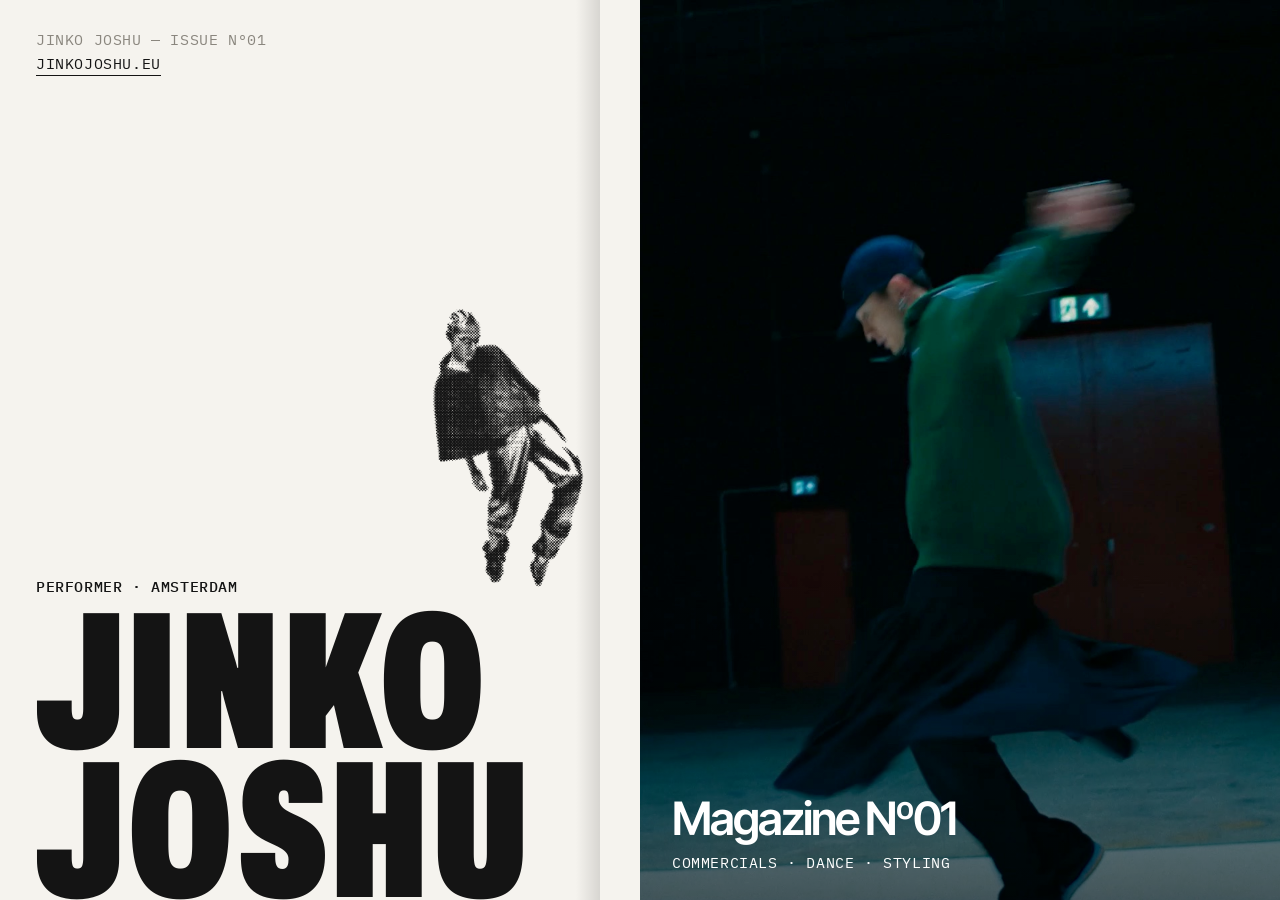
<file: tools/share-card.html>
<!doctype html>
<!-- The link-preview image (WhatsApp, iMessage, socials): a 1200×630 cut of the cover.
     Render: zsh tools/share-card.sh  →  site/assets/share.jpg -->
<html>
<head>
<meta charset="utf-8">
<link href="https://fonts.googleapis.com/css2?family=Archivo:wdth,wght@62..125,900&family=Inter+Tight:wght@600&family=IBM+Plex+Mono:wght@400;500&display=swap" rel="stylesheet">
<style>
  * { box-sizing: border-box; }
  html, body { margin: 0; width: 1200px; height: 630px; overflow: hidden; background: #0B0B0B; }
  .spread { position: absolute; inset: 0; display: grid; grid-template-columns: 1fr 1fr; }
  .page { position: relative; overflow: hidden; }
  .l { background: #F5F3EE; color: #141414; }
  .r { background: #141414; }
  .label { font-family: 'IBM Plex Mono', monospace; font-size: 15px; letter-spacing: .04em; text-transform: uppercase; }
  .folio { position: absolute; top: 30px; left: 36px; color: #8A867E; }
  .mail { position: absolute; top: 54px; left: 36px; border-bottom: 1.5px solid #141414; padding-bottom: 2px; }
  .silhouette { position: absolute; right: 40px; bottom: 300px; height: 300px; }
  .band { position: absolute; left: 36px; right: 36px; bottom: 0; height: 290px; overflow: hidden; }
  .giant { position: absolute; left: 0; bottom: 0; margin: 0; font-family: 'Archivo', sans-serif; font-weight: 900; font-stretch: 62%;
           text-transform: uppercase; font-size: 196px; line-height: .74; letter-spacing: .005em; }
  .giant span { display: block; height: .74em; overflow: hidden; white-space: nowrap; }
  .giant span + span { border-top: .022em solid #F5F3EE; }
  .credit { position: absolute; left: 36px; bottom: 304px; font-weight: 500; }
  .r img { position: absolute; inset: 0; width: 100%; height: 100%; object-fit: cover; object-position: 50% 30%; }
  .r::after { content: ""; position: absolute; inset: 0; background: linear-gradient(to top, rgba(0,0,0,.55), rgba(0,0,0,0) 40%); }
  .issue { position: absolute; z-index: 1; left: 32px; right: 32px; bottom: 28px; color: #fff; display: flex; flex-direction: column; align-items: flex-start; gap: 12px; }
  .issue span { white-space: nowrap; }
  .issue b { white-space: nowrap; font-family: 'Inter Tight', sans-serif; font-weight: 600; letter-spacing: -.045em; font-size: 46px; line-height: 1; }
  .gutter { position: absolute; top: 0; bottom: 0; left: 600px; width: 24px; transform: translateX(-24px); background: linear-gradient(to right, rgba(0,0,0,0), rgba(0,0,0,.12)); }
</style>
</head>
<body>
<div class="spread">
  <div class="page l">
    <span class="label folio">Jinko Joshu — Issue Nº01</span>
    <span class="label mail">jinkojoshu.eu</span>
    <img class="silhouette" src="../site/assets/mag/halftone-portrait.png" alt="">
    <span class="label credit">Performer · Amsterdam</span>
    <div class="band"><h1 class="giant"><span>Jinko</span><span>Joshu</span></h1></div>
    <div class="gutter"></div>
  </div>
  <div class="page r">
    <img src="../site/assets/poster/reel.jpg" alt="">
    <div class="issue"><b>Magazine Nº01</b><span class="label">Commercials · Dance · Styling</span></div>
  </div>
</div>
</body>
</html>
</file>
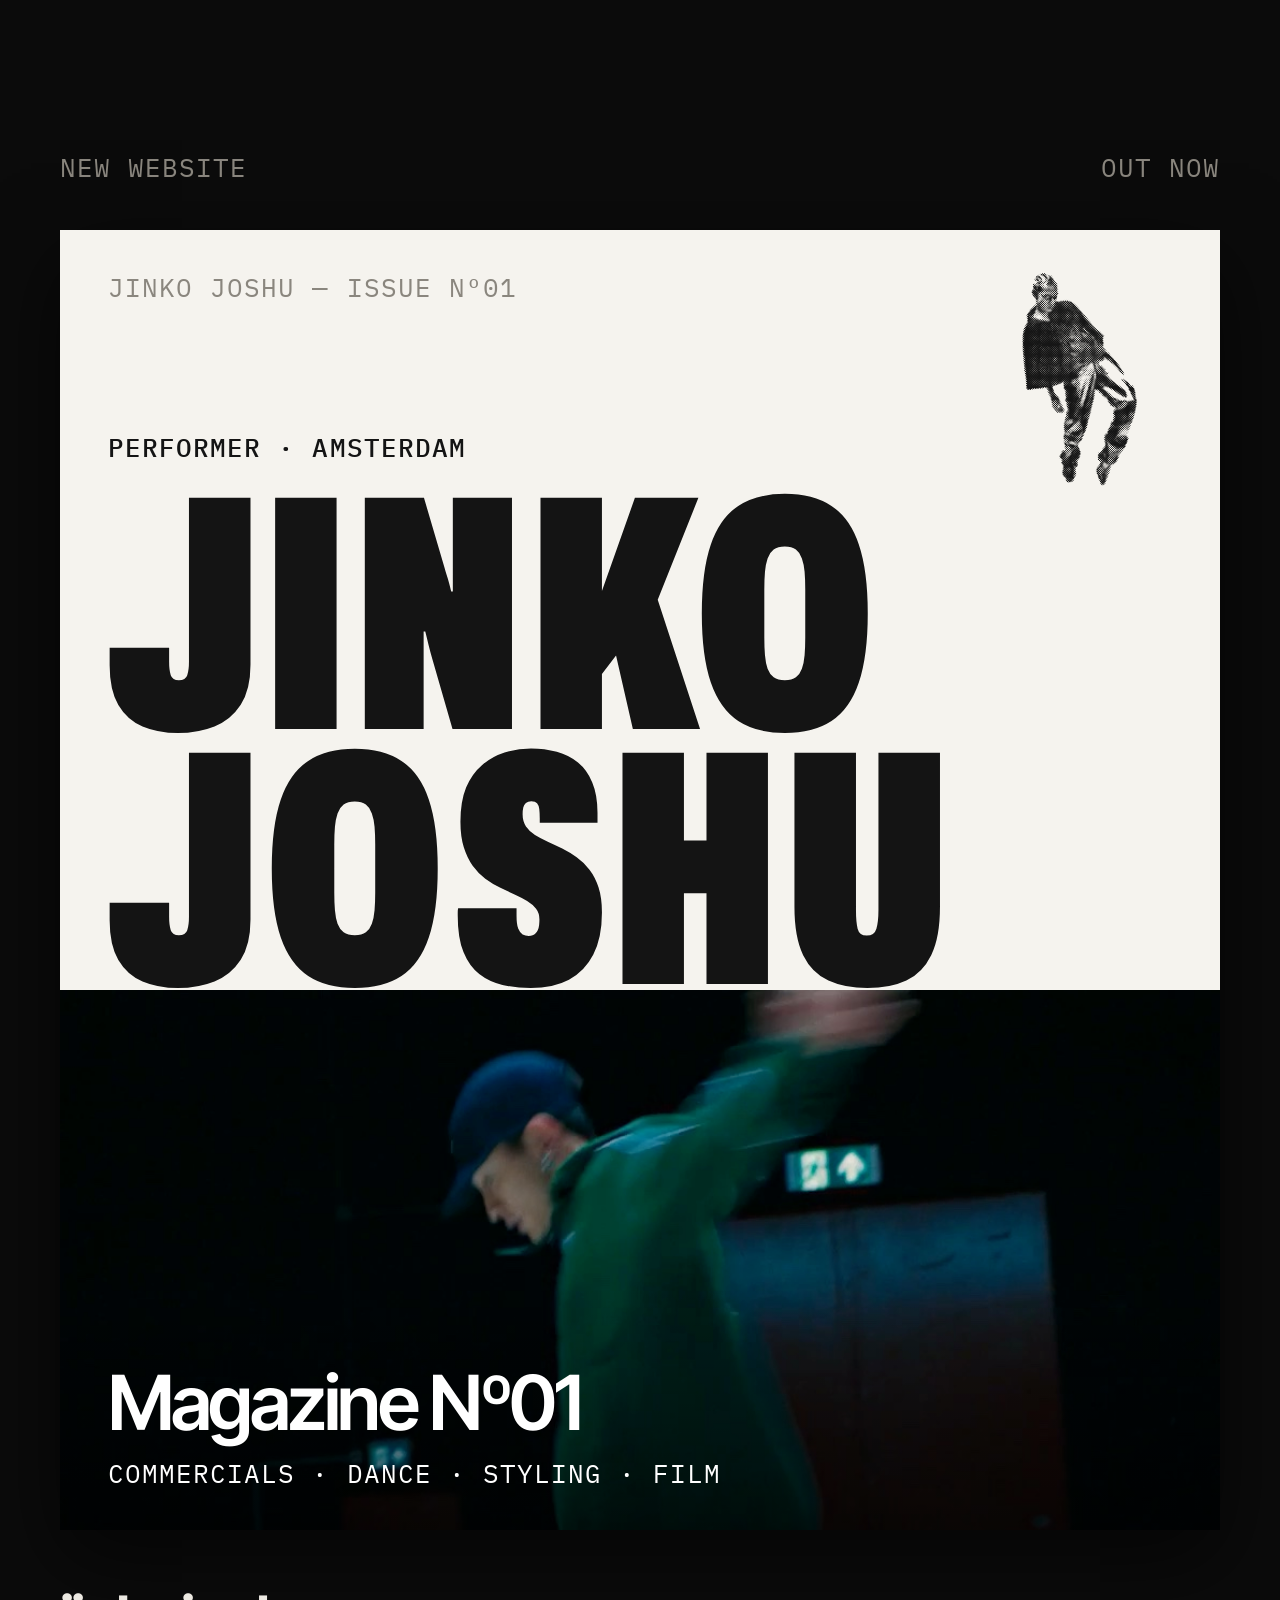
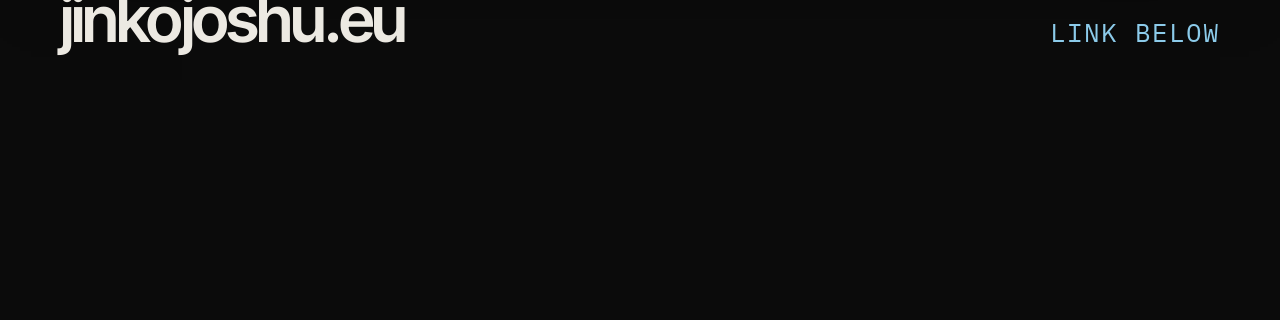
<file: tools/story-card.html>
<!doctype html>
<!-- Instagram story (1080×1920) announcing the website. Render: zsh tools/share-card.sh story -->
<html>
<head>
<meta charset="utf-8">
<link href="https://fonts.googleapis.com/css2?family=Archivo:wdth,wght@62..125,900&family=Inter+Tight:wght@600&family=IBM+Plex+Mono:wght@400;500&display=swap" rel="stylesheet">
<style>
  * { box-sizing: border-box; }
  html, body { margin: 0; width: 1080px; height: 1920px; overflow: hidden; background: #0B0B0B; }
  .label { font-family: 'IBM Plex Mono', monospace; font-size: 26px; letter-spacing: .04em; text-transform: uppercase; }
  /* the magazine: paper on top, showreel still below, like the cover folded open */
  .mag { position: absolute; left: 60px; right: 60px; top: 230px; height: 1300px; box-shadow: 0 30px 80px rgba(0,0,0,.6); }
  .paper { position: absolute; left: 0; right: 0; top: 0; height: 760px; background: #F5F3EE; color: #141414; overflow: hidden; }
  .folio { position: absolute; top: 40px; left: 48px; color: #8A867E; }
  .folio-r { left: auto; right: 48px; }
  .silhouette { position: absolute; right: 70px; top: 36px; height: 230px; }
  .credit { position: absolute; left: 48px; top: 200px; font-weight: 500; }
  .band { position: absolute; left: 48px; right: 48px; bottom: 0; height: 505px; overflow: hidden; }
  .giant { position: absolute; left: 0; bottom: 0; margin: 0; font-family: 'Archivo', sans-serif; font-weight: 900; font-stretch: 62%;
           text-transform: uppercase; font-size: 336px; line-height: .74; letter-spacing: .005em; }
  .giant span { display: block; height: .74em; overflow: hidden; white-space: nowrap; }
  .giant span + span { border-top: .022em solid #F5F3EE; }
  .still { position: absolute; left: 0; right: 0; top: 760px; bottom: 0; overflow: hidden; background: #141414; }
  .still img { width: 100%; height: 100%; object-fit: cover; object-position: 50% 35%; }
  .still::after { content: ""; position: absolute; inset: 0; background: linear-gradient(to top, rgba(0,0,0,.6), rgba(0,0,0,0) 45%); }
  .issue { position: absolute; z-index: 1; left: 48px; bottom: 40px; color: #fff; }
  .issue b { display: block; font-family: 'Inter Tight', sans-serif; font-weight: 600; letter-spacing: -.045em; font-size: 76px; line-height: 1; margin-bottom: 16px; }
  /* under the magazine: the announcement, with room left for the link sticker */
  .news { position: absolute; left: 60px; right: 60px; top: 1580px; color: #ECE9E2; display: flex; justify-content: space-between; align-items: baseline; }
  .news b { font-family: 'Inter Tight', sans-serif; font-weight: 600; letter-spacing: -.045em; font-size: 64px; }
  .news span { color: #8CCBEA; }
</style>
</head>
<body>
<span class="label" style="position:absolute;top:150px;left:60px;color:#8A867E">New website</span>
<span class="label" style="position:absolute;top:150px;right:60px;color:#8A867E">Out now</span>
<div class="mag">
  <div class="paper">
    <span class="label folio">Jinko Joshu — Issue Nº01</span>
    <img class="silhouette" src="../site/assets/mag/halftone-portrait.png" alt="">
    <span class="label credit">Performer · Amsterdam</span>
    <div class="band"><h1 class="giant"><span>Jinko</span><span>Joshu</span></h1></div>
  </div>
  <div class="still">
    <img src="../site/assets/poster/reel.jpg" alt="">
    <div class="issue"><b>Magazine Nº01</b><span class="label">Commercials · Dance · Styling · Film</span></div>
  </div>
</div>
<div class="news"><b>jinkojoshu.eu</b><span class="label">Link below</span></div>
</body>
</html>
</file>
<file: site/styles.css>
/* Jinko Joshu — magazines on a black table */
:root {
  --desk: #0B0B0B;          /* the black background */
  --on-desk: #ECE9E2;       /* text on the background */
  --sheet: #F5F3EE;         /* the magazine paper */
  --ink: #141414;
  --muted: #8A867E;
  --accent: #8CCBEA;
  --still: #D9D1C6;
  --rule: 1px solid var(--ink);
  /* Type: a clean bold grotesk for headlines + a small monospace for labels (references: Head Space, Nocturna, Ballet BC).
     The earlier Bodoni version is still here: add ?type=classic to the address to compare. */
  --serif: 'Inter Tight', 'Helvetica Neue', Helvetica, sans-serif;   /* headlines, captions, text */
  --sans: 'IBM Plex Mono', ui-monospace, monospace;                  /* small labels */
  --display: 'Archivo', sans-serif;            /* only the giant stacked letters */
  --hw: 600;                /* headline weight */
  --ht: -.045em;            /* headline tracking */
  --label-track: .04em;
  --cap-style: normal;
  --mag-ratio: 1.42;
  --mag-w: min(100%, 1180px, calc((100vh - 170px) * var(--mag-ratio)));  /* one magazine size everywhere */
}
.type-classic {
  --serif: 'Bodoni Moda', 'Didot', serif;
  --sans: 'Inter Tight', 'Helvetica Neue', sans-serif;
  --hw: 400; --ht: -.025em; --label-track: .16em; --cap-style: italic;
}
* { box-sizing: border-box; }
html { scroll-behavior: smooth; }
body { margin: 0; background: var(--desk); color: var(--on-desk); font-family: var(--serif); -webkit-font-smoothing: antialiased; }
img, video { display: block; max-width: 100%; }
a { color: inherit; }
button { font: inherit; color: inherit; background: none; border: 0; padding: 0; cursor: pointer; text-align: left; }
.jp { font-family: 'Noto Sans JP', sans-serif; }
/* small spaced capitals used for all labels */
.pg-top, .folio, .credit, .open-issue span, .c-sub, .cardimg .no, .award, .timestamp, .roles span, .more-btn, .pno,
.topbar, .turn, .chips, .count, .desk-foot, .mini-no, .lb-bar, .sound, .brand span, figcaption i {
  font-family: var(--sans); font-weight: 500; letter-spacing: var(--label-track); text-transform: uppercase;
}

/* ── The magazine object (cover + every spread) ── */
.mag {
  position: relative; display: grid; grid-template-columns: 1fr 1fr; aspect-ratio: 1.42;
  background: var(--sheet); color: var(--ink);
  /* stacked page edges + shadow */
  box-shadow: -3px 0 0 -1px #D6D2CA, -5px 1px 0 -2px #A9A59D, 3px 0 0 -1px #D6D2CA, 5px 1px 0 -2px #A9A59D,
              0 30px 70px -20px rgba(0,0,0,.9);
}
.mag::after { /* the gutter */
  content: ""; position: absolute; top: 0; bottom: 0; left: 50%; width: 80px; transform: translateX(-50%); z-index: 5; pointer-events: none;
  background: linear-gradient(90deg, transparent, rgba(0,0,0,.06) 40%, rgba(0,0,0,.24) 50%, rgba(255,255,255,.25) 50.5%, rgba(0,0,0,.05) 60%, transparent);
}
.page { --pbg: var(--sheet); position: relative; container-type: inline-size; overflow: hidden; background: var(--pbg); color: var(--ink); }
.page.dark { --pbg: var(--ink); color: var(--sheet); }
.page::before { content: ""; position: absolute; inset: 0; z-index: 6; pointer-events: none; opacity: .5; mix-blend-mode: multiply;
  background-image: url("data:image/svg+xml,%3Csvg xmlns='http://www.w3.org/2000/svg' width='160' height='160'%3E%3Cfilter id='n'%3E%3CfeTurbulence type='fractalNoise' baseFrequency='.9' numOctaves='2' stitchTiles='stitch'/%3E%3CfeColorMatrix values='0 0 0 0 .5  0 0 0 0 .48  0 0 0 0 .45  0 0 0 .09 0'/%3E%3C/filter%3E%3Crect width='100%25' height='100%25' filter='url(%23n)'/%3E%3C/svg%3E"); }
.page.accent { --pbg: var(--accent); }

/* Giant stacked letters: sit in a band at the bottom of the page; main.js fits them to the band */
.band { position: absolute; left: 6cqw; right: 6cqw; bottom: 0; height: var(--band, 44%); overflow: hidden; }
.giant {
  position: absolute; left: 0; bottom: 0; margin: 0; transform: scaleY(var(--stretch, 1)); transform-origin: bottom;
  font-family: var(--display); font-weight: 900; font-stretch: 62%; text-transform: uppercase; font-size: 30cqw; line-height: .74; letter-spacing: .005em;
}
.giant.wide { font-stretch: 125%; letter-spacing: -.04em; }
.giant span { display: block; height: .74em; overflow: hidden; white-space: nowrap; }
.giant span + span { border-top: .022em solid var(--pbg); }

/* page furniture */
.pg { position: absolute; inset: 0 0 var(--band, 0) 0; padding: 5.5cqw 6cqw 6.5cqw; display: flex; flex-direction: column; gap: 3cqw; }
.page[style*="--band"] .pg { padding-bottom: 3cqw; }
.pg-top { display: flex; justify-content: space-between; gap: 12px; font-size: max(8px, 1.5cqw); color: var(--muted); }
.dark .pg-top { color: #9C988F; }
.accent .pg-top { color: var(--ink); }
.pno { position: absolute; bottom: 2.4cqw; font-size: max(8px, 1.4cqw); color: var(--muted); z-index: 1; }
.page-l .pno { left: 6cqw; }
.page-r .pno { right: 6cqw; }
.page[style*="--band"] .pno, .photo-page .pno { display: none; }
.pg-title { margin: 0; font-family: var(--serif); font-weight: var(--hw); font-size: 13.5cqw; line-height: .9; letter-spacing: var(--ht); }
.pg-h { margin: 0; font-family: var(--serif); font-weight: var(--hw); font-size: 9cqw; line-height: .95; letter-spacing: var(--ht); }
.pg-deck { margin: 0; font-family: var(--serif); font-size: max(13px, 2.9cqw); line-height: 1.4; max-width: 34em; }
.pg-note { font-family: var(--serif); font-style: var(--cap-style); font-size: max(11px, 2.1cqw); line-height: 1.4; margin-top: auto; }
.pg-grid {
  flex: 1; min-height: 0; display: grid; gap: 4.5cqw 3.5cqw;
  grid-template-columns: repeat(var(--cols), minmax(0, 1fr)); grid-template-rows: repeat(var(--rows), minmax(0, 1fr));
}
.span-all { grid-column: 1 / -1; }
.span-rows { grid-row: span 2; }
.pg-deck-s { font-size: max(12px, 2.45cqw); }
.badge { background: var(--accent); color: var(--ink); padding: 3px 7px; font-weight: 600; }
.roles { display: flex; gap: 8px; flex-wrap: wrap; }
.roles span { border: var(--rule); padding: 4px 9px; font-size: 10px; }
.more-btn { align-self: flex-start; font-size: max(10px, 1.7cqw); font-weight: 600; padding: 6px 0; text-decoration: none; border-bottom: 1px solid currentColor; }
.more-btn:hover, .more-btn:focus-visible { opacity: .6; }

/* ── Cards ── */
.card { display: flex; flex-direction: column; gap: 1.1cqw; text-decoration: none; min-height: 0; }
.cardimg { position: relative; background: var(--still); overflow: hidden; }
.cardimg img, .cardimg video { width: 100%; height: 100%; object-fit: cover; transition: transform .7s cubic-bezier(.2,.7,.2,1); }
.card:hover .cardimg img, .card:hover .cardimg video { transform: scale(1.035); }
.card.fill .cardimg { flex: 1; min-height: 0; }
.r-169 { aspect-ratio: 16 / 9; }
.card:focus-visible { outline: none; }
.card:focus-visible .cardimg { outline: 1.5px solid var(--ink); outline-offset: 4px; }
.cardimg .no { position: absolute; left: 7px; top: 7px; color: #fff; font-size: 9px; text-shadow: 0 1px 6px rgba(0,0,0,.5); }
.cardimg .play::before, .watch-play i::before { content: ""; display: block; width: 0; height: 0; border-style: solid; border-width: 4.5px 0 4.5px 7px; border-color: transparent transparent transparent currentColor; margin-left: 2px; }
.cardimg .play { position: absolute; right: 8px; bottom: 8px; width: 30px; height: 30px; border-radius: 50%; display: grid; place-items: center; font-size: 9px; color: #fff; background: rgba(20,20,20,.35); border: 1px solid rgba(255,255,255,.8); backdrop-filter: blur(4px); }
.award, .timestamp { position: absolute; left: 7px; bottom: 8px; background: var(--sheet); color: var(--ink); padding: 4px 7px; font-size: 9px; }
.c-brand { font-family: var(--serif); font-weight: var(--hw); letter-spacing: -.02em; font-size: max(14px, 3.5cqw); line-height: 1; }
.c-sub { font-size: max(8px, 1.45cqw); color: var(--muted); margin-top: -.3cqw; }
.feature-v { flex: 1; min-height: 0; display: flex; align-items: flex-start; }
/* same card format as the other commercials */
.feature-v .card { width: 42cqw; }
.feature-v .cardimg { aspect-ratio: 4 / 5; }

.tile { display: block; min-height: 0; overflow: hidden; background: var(--still); }
.tile img { width: 100%; height: 100%; object-fit: cover; transition: transform .7s cubic-bezier(.2,.7,.2,1); }
.tile:hover img { transform: scale(1.035); }
.tile:focus-visible { outline: 1.5px solid var(--ink); outline-offset: 4px; }

/* brands ("worked with") */
.brands { display: grid; grid-template-columns: 1fr 1fr; border-top: var(--rule); flex: 1; align-content: start; }
.brand { display: flex; justify-content: space-between; align-items: baseline; gap: 8px; padding: 2.6cqw 0; border-bottom: var(--rule); }
.brand:nth-child(odd) { padding-right: 3cqw; border-right: var(--rule); }
.brand:nth-child(even) { padding-left: 3cqw; }
.brand b { font-family: var(--serif); font-weight: var(--hw); letter-spacing: -.02em; font-size: max(14px, 4.2cqw); line-height: 1; }
.brand span { font-size: max(8px, 1.4cqw); color: var(--muted); white-space: nowrap; }

/* ── Photo layouts (lookbook + photography) ── */
.ph { margin: 0; display: flex; flex-direction: column; gap: 1.6cqw; min-height: 0; }
.ph-img { display: block; min-height: 0; }
.ph-img img { width: 100%; height: 100%; object-fit: cover; }
.ph figcaption { font-family: var(--serif); font-style: var(--cap-style); font-size: max(11px, 2cqw); }
.ph figcaption i { font-style: normal; font-size: max(8px, 1.4cqw); margin-right: .8em; color: var(--muted); }
.ph-img:focus-visible { outline: 1.5px solid var(--ink); outline-offset: 4px; }
/* full-bleed: the photo is the page */
.ph-bleed { position: absolute; inset: 0; }
.ph-bleed .ph-img { position: absolute; inset: 0; }
.ph-bleed figcaption { position: absolute; left: 6cqw; bottom: 4.5cqw; color: #fff; text-shadow: 0 1px 10px rgba(0,0,0,.45); }
.ph-bleed figcaption i { color: rgba(255,255,255,.8); }
/* framed: the photo in the page margins, whole, caption below */
.ph-framed { flex: 1; }
.ph-framed .ph-img { flex: 1; }
.ph-framed .ph-img img { object-fit: contain; object-position: left center; }
/* two photos side by side, or stacked */
.ph-pair { flex: 1; min-height: 0; display: grid; grid-template-columns: 1fr 1fr; gap: 4cqw; align-items: center; }
.ph-pair .ph-img img { height: auto; }
.ph-pair .ph:nth-child(2) { margin-top: 14cqw; }
.ph-stack { grid-template-columns: 1fr; grid-template-rows: repeat(2, minmax(0, 1fr)); align-items: stretch; gap: 5cqw; }
.ph-stack .ph:nth-child(2) { margin-top: 0; }
.ph-stack .ph-img { flex: 1; }
.ph-stack .ph-img img { height: 100%; object-fit: contain; object-position: left center; }

/* tours list (Ghetto Funk) */
.tours { flex: none; }
.tours .brand b { font-size: max(13px, 3.2cqw); }

/* all polaroids on one page — a tight portrait grid with a footer line (juun.j reference) */
.pola-sheet { position: absolute; inset: 0; display: flex; flex-direction: column; background: #fff; }
.pola-sheet .pola-grid { flex: 1; grid-template-columns: repeat(6, minmax(0, 1fr)); grid-template-rows: repeat(6, minmax(0, 1fr)); gap: 0; }
.pola-sheet .pola { overflow: hidden; }
.pola-sheet .pola img { object-fit: cover; transform: scale(1.45); filter: grayscale(1) contrast(1.05); transition: filter .35s, transform .5s cubic-bezier(.2,.7,.2,1); }
.pola-sheet .pola:hover img, .pola-sheet .pola:focus-visible img { filter: none; transform: scale(1.52); }
.pola-foot { display: grid; grid-template-columns: 1fr 1fr 1fr; align-items: end; gap: 2cqw; padding: 3.4cqw 5cqw 4cqw; font-family: var(--sans); font-size: max(7px, 1.3cqw); letter-spacing: var(--label-track); text-transform: uppercase; line-height: 1.5; }
.pola-foot span:nth-child(2) { text-align: center; }
.pola-mark { text-align: right; font-family: var(--serif); font-weight: var(--hw); font-size: max(13px, 3cqw); letter-spacing: -.02em; text-transform: none; line-height: 1; }
.pola-page .pno { display: none; }
.hair-sheet .pola-grid { grid-template-columns: repeat(4, minmax(0, 1fr)); grid-template-rows: repeat(3, minmax(0, 1fr)); }
.hair-sheet .pola img { transform: none; }
.hair-sheet .pola:hover img, .hair-sheet .pola:focus-visible img { transform: scale(1.05); }
.pola-grid { flex: 1; min-height: 0; display: grid; grid-template-columns: repeat(5, minmax(0, 1fr)); grid-template-rows: repeat(7, minmax(0, 1fr)); gap: 1.4cqw; }
.pola { display: block; min-height: 0; }
.pola img { width: 100%; height: 100%; object-fit: contain; transition: transform .4s cubic-bezier(.2,.7,.2,1); }
.pola:hover img, .pola:focus-visible img { transform: scale(1.06); }
.pola:focus-visible { outline: 1px solid var(--ink); }

a.band-link { color: inherit; text-decoration: none; }
a.band-link:hover { color: var(--accent); }

/* contact page */
.contact-links { display: flex; flex-direction: column; gap: 2cqw; font-family: var(--serif); font-size: max(15px, 3.8cqw); }
.contact-links a { text-decoration: none; }
.contact-links a:hover, .contact-links a:focus-visible { color: var(--accent); }
.contact-links .jp { font-size: max(11px, 2cqw); letter-spacing: .12em; color: #9C988F; }

/* ── Cover: open magazine with the reel + small magazines ── */
.desk {
  min-height: 100vh; max-width: 1480px; margin: 0 auto; padding: 28px 24px 22px;
  display: grid; grid-template-columns: minmax(0, 1fr) clamp(84px, min(10.5vw, 12.5vh), 150px);
  grid-template-rows: minmax(0, 1fr) auto; gap: 24px 44px; align-items: center;
}
.cover-mag { width: var(--mag-w); justify-self: center; }
.folio { position: absolute; top: 5cqw; left: 6cqw; font-size: max(9px, 1.6cqw); color: var(--muted); }
.folio-r { left: auto; right: 6cqw; }
.credit { position: absolute; left: 6cqw; bottom: calc(var(--band) + 2cqw); font-weight: 600; font-size: max(9px, 1.8cqw); }
/* the silhouette stands on top of the name */
.silhouette { position: absolute; right: 7cqw; bottom: calc(var(--band) - 1cqw); height: calc(100% - var(--band) - 8cqw); width: auto; pointer-events: none; }
.reel-wrap { position: absolute; left: 0; right: 0; bottom: 0; height: var(--band); background: var(--ink); overflow: hidden; }
.reel-wrap video { position: absolute; inset: 0; width: 100%; height: 100%; object-fit: cover; object-position: 50% 35%; opacity: 0; }
.reel-wrap video.front { opacity: 1; }
.open-issue { position: absolute; right: 6cqw; bottom: calc(var(--band) + 2cqw); display: flex; flex-direction: column; align-items: flex-end; gap: 4px; text-decoration: none; }
.open-issue span { font-size: max(9px, 1.6cqw); color: var(--muted); }
.open-issue b { font-family: var(--serif); font-style: var(--cap-style); font-weight: var(--hw); letter-spacing: var(--ht); font-size: max(17px, 4.6cqw); line-height: 1; }
.open-issue:hover b, .open-issue:focus-visible b { text-decoration: underline; text-decoration-thickness: 1px; text-underline-offset: 4px; }
.sound {
  position: absolute; left: 4cqw; bottom: 4cqw; display: flex; align-items: center; gap: 8px; padding: 8px 12px; border-radius: 999px;
  font-size: 10px; color: #fff; background: rgba(20,20,20,.4); border: 1px solid rgba(255,255,255,.7); backdrop-filter: blur(6px);
}
.sound:hover, .sound:focus-visible { background: rgba(20,20,20,.7); }
.sound-ico { width: 12px; height: 10px; background:
  linear-gradient(currentColor, currentColor) 0 100% / 2px 40% no-repeat,
  linear-gradient(currentColor, currentColor) 5px 100% / 2px 100% no-repeat,
  linear-gradient(currentColor, currentColor) 10px 100% / 2px 65% no-repeat; opacity: .55; }
.sound[aria-pressed="true"] .sound-ico { opacity: 1; animation: eq .9s ease-in-out infinite alternate; }
@keyframes eq { to { background-size: 2px 90%, 2px 45%, 2px 100%; } }

.shelf { display: flex; flex-direction: column; gap: 16px; }
.mini { display: flex; flex-direction: column; gap: 9px; text-decoration: none; }
.mini-cover {
  position: relative; aspect-ratio: 3 / 4; background: var(--sheet); color: var(--ink); overflow: hidden; container-type: inline-size;
  box-shadow: 0 18px 30px -14px rgba(0,0,0,.9);
  transform: rotate(var(--r, -1.5deg)); transition: transform .4s cubic-bezier(.2,.7,.2,1);
}
.mini:nth-child(2) .mini-cover { --r: 1.2deg; }
.mini:nth-child(3) .mini-cover { --r: -.6deg; }
.mini:nth-child(4) .mini-cover { --r: .8deg; }
.mini-cover::after { /* the spine */
  content: ""; position: absolute; inset: 0 auto 0 0; width: 8px; pointer-events: none;
  background: linear-gradient(90deg, rgba(0,0,0,.28), rgba(255,255,255,.18) 40%, rgba(0,0,0,.06));
}
.mini-cover img { position: absolute; left: 0; right: 0; bottom: 0; width: 100%; height: 70%; object-fit: cover; filter: grayscale(1) contrast(1.1); transition: filter .4s ease; }
.mini-mast { position: absolute; left: 8%; right: 6%; top: 5%; display: block; font-family: var(--serif); font-weight: 700; text-transform: uppercase; line-height: .8; letter-spacing: -.03em; }
.type-classic .mini-mast { font-weight: 600; letter-spacing: .01em; }
.mini-mast .fit { display: inline-block; white-space: nowrap; font-size: 24cqw; }
.mini-no { position: absolute; right: 6px; bottom: 6px; background: var(--sheet); color: var(--ink); padding: 3px 5px; font-size: 9px; }
.mini-cap { display: flex; flex-direction: column; gap: 3px; font-size: 11px; line-height: 1.35; color: #A9A59D; }
.mini-cap b { font-family: var(--serif); font-weight: var(--hw); letter-spacing: -.01em; font-size: 18px; color: var(--on-desk); }
/* four magazines on a short screen: only their names under them */
@media (min-width: 1001px) and (max-height: 1050px) { .mini-cap { font-size: 0; } .mini-cap b { font-size: 16px; } }
.mini:hover .mini-cover, .mini:focus-visible .mini-cover { transform: rotate(0) translateY(-6px); }
.mini:hover img, .mini:focus-visible img { filter: none; }
.mini:focus-visible { outline: none; }
.mini:focus-visible .mini-cover { outline: 1.5px solid var(--on-desk); outline-offset: 6px; }

.desk-foot { grid-column: 1 / -1; display: flex; gap: 12px 28px; flex-wrap: wrap; border-top: 1px solid #3A3936; padding-top: 12px; font-size: 10px; }
.desk-foot a { text-decoration: none; }
.desk-foot a:first-child { margin-right: auto; }
.desk-foot a:hover, .desk-foot a:focus-visible { color: var(--accent); }

/* ── Inside: the magazine reader ── */
.topbar { display: flex; align-items: center; gap: 10px 24px; flex-wrap: wrap; padding: 14px 24px; border-bottom: 1px solid #2A2927; font-size: 10px; }
.topbar a { text-decoration: none; }
.topbar a:hover, .topbar a:focus-visible { color: var(--accent); }
.tb-name { font-family: var(--serif); font-weight: 700; font-size: 17px; letter-spacing: .32em; }
.type-classic .tb-name { font-weight: 500; font-size: 20px; letter-spacing: .14em; }
.tb-nav { margin-left: auto; display: flex; gap: 8px 22px; flex-wrap: wrap; }
.tb-nav a[aria-current] { border-bottom: 1px solid var(--on-desk); padding-bottom: 3px; }
.tb-mail { border: 1px solid var(--on-desk); padding: 7px 11px; }

.reader { min-height: calc(100vh - 56px); display: flex; flex-direction: column; }
.stage { flex: 1; display: grid; grid-template-columns: 72px minmax(0, 1fr) 72px; align-items: center; gap: 16px; padding: 24px 16px 12px; }
.spreads { display: grid; justify-items: center; }
.spread { grid-area: 1 / 1; width: var(--mag-w); }
.paged .spread:not(.on) { display: none; }
.turn { display: flex; flex-direction: column; align-items: center; gap: 9px; color: var(--on-desk); font-size: 9px; text-align: center; }
.turn .arrow { width: 54px; height: 54px; border: 1px solid var(--on-desk); border-radius: 50%; display: grid; place-items: center; font-family: var(--serif); font-size: 20px; letter-spacing: 0; transition: background .25s, color .25s; }
.turn:hover .arrow, .turn:focus-visible .arrow { background: var(--on-desk); color: var(--desk); }
.turn:focus-visible { outline: none; }
.reader-foot { display: flex; justify-content: space-between; align-items: center; gap: 12px 24px; flex-wrap: wrap; padding: 4px 24px 20px; font-size: 10px; }
.chips { display: flex; gap: 8px; flex-wrap: wrap; }
.chips a { text-decoration: none; border: 1px solid #4A4844; padding: 7px 11px; }
.chips a:hover, .chips a:focus-visible { border-color: var(--on-desk); }
.chips a.on { background: var(--on-desk); color: var(--desk); border-color: var(--on-desk); }
.count { color: #9C988F; }

/* page turn: the turning page is a 3D leaf with the old page on its front and the new page on its back */
.flip-layer { position: absolute; inset: 0; z-index: 4; perspective: 2600px; pointer-events: none; }
.flip-static, .flipper, .flip-cast { position: absolute; top: 0; bottom: 0; width: 50%; }
.flipper { transform-style: preserve-3d; will-change: transform; }
.flipper.from-r { left: 50%; transform-origin: left center; }
.flipper.from-l { left: 0; transform-origin: right center; }
.face { position: absolute; inset: 0; overflow: hidden; backface-visibility: hidden; -webkit-backface-visibility: hidden; }
.face.back { transform: rotateY(180deg); }
.face > .page, .flip-static > .page { position: absolute; inset: 0; }
.shade { position: absolute; inset: 0; opacity: 0; pointer-events: none; }
.from-r .front .shade { background: linear-gradient(90deg, rgba(0,0,0,.45), rgba(0,0,0,.08) 60%, rgba(255,255,255,.12)); }
.from-r .back .shade  { background: linear-gradient(270deg, rgba(0,0,0,.4), rgba(0,0,0,.05) 50%, transparent); }
.from-l .front .shade { background: linear-gradient(270deg, rgba(0,0,0,.45), rgba(0,0,0,.08) 60%, rgba(255,255,255,.12)); }
.from-l .back .shade  { background: linear-gradient(90deg, rgba(0,0,0,.4), rgba(0,0,0,.05) 50%, transparent); }
.flip-cast { opacity: 0; }
.flip-cast.on-r { left: 50%; background: linear-gradient(90deg, rgba(0,0,0,.35), transparent 70%); }
.flip-cast.on-l { left: 0; background: linear-gradient(270deg, rgba(0,0,0,.35), transparent 70%); }

.reader.arrive .spread.on { animation: arrive .7s cubic-bezier(.2,.7,.2,1); }
@keyframes arrive { from { opacity: 0; transform: perspective(1600px) rotateY(-8deg) scale(.96); } }

/* ── Spread-wide artwork (commercials opener) ── */
.spread-art { position: absolute; inset: 0; z-index: 2; container-type: inline-size; color: var(--ink); pointer-events: none; }
.spread-art > * { pointer-events: auto; }
.art-page .pno { display: none; }
.art-top { position: absolute; top: 2.6cqw; left: 3cqw; right: 3cqw; display: flex; justify-content: space-between; font-family: var(--sans); font-size: max(8px, .8cqw); letter-spacing: var(--label-track); text-transform: uppercase; color: var(--muted); pointer-events: none; }
.art-head { position: absolute; left: 3cqw; bottom: calc(59% + 1cqw); margin: 0; z-index: 1; font-family: var(--serif); font-weight: 700; font-size: 4.8cqw; line-height: .8; letter-spacing: -.05em; text-transform: uppercase; pointer-events: none; }
.type-classic .art-head { font-weight: 400; letter-spacing: -.03em; text-transform: none; }
/* the cut-out figure floats over both pages, its hand dipping into the strip */
.art-figure { position: absolute; left: 56%; bottom: 0; height: 96%; width: auto; transform: translateX(-50%); z-index: 2; pointer-events: none; filter: drop-shadow(0 18px 24px rgba(0,0,0,.18)); }
.strip-wrap { position: absolute; left: 0; right: 0; top: 41%; z-index: 3; background: var(--sheet); border-top: 1px solid var(--ink); border-bottom: 1px solid var(--ink); }
.strip { display: flex; gap: .45cqw; padding: .45cqw; overflow-x: auto; scroll-behavior: smooth; scrollbar-width: none; scroll-snap-type: x mandatory; }
.strip::-webkit-scrollbar { display: none; }
.strip::-webkit-scrollbar { display: none; }
.strip-cell { position: relative; flex: 0 0 calc((100% - 4 * .45cqw) / 5); min-width: 0; aspect-ratio: 4 / 5; overflow: hidden; background: var(--still); scroll-snap-align: start; }
.cell-grid { flex: 1; min-height: 0; display: grid; grid-template-columns: 1fr 1fr; grid-template-rows: 1fr 1fr; gap: 3cqw; }
.cell-grid .strip-cell { aspect-ratio: auto; }
.cell-grid .strip-logo { padding: 1.8cqw 2cqw; font-size: max(8px, 1.6cqw); }
.cell-grid .strip-logo-img { height: max(12px, 3cqw) !important; max-width: 16cqw; }
.cell-grid .strip-cap { font-size: max(7px, 1.4cqw); left: 1.6cqw; bottom: 1.4cqw; }
.strip-cell img, .strip-cell video { position: absolute; inset: 0; width: 100%; height: 100%; object-fit: cover; }
.strip-cell > img { filter: grayscale(1) contrast(1.08); transition: filter .4s ease; }
.strip-cell video { opacity: 0; transition: opacity .3s ease; }
.strip-cell.playing video { opacity: 1; }
.strip-cell:hover > img, .strip-cell:focus-visible > img { filter: none; }
/* brand logo slides in at the top right on hover */
.strip-logo { position: absolute; top: 0; right: 0; z-index: 2; display: flex; gap: .6cqw; align-items: center; padding: .9cqw 1cqw;
  background: linear-gradient(200deg, rgba(0,0,0,.45), transparent 70%); color: #fff; font-family: var(--sans); font-size: max(8px, .8cqw); letter-spacing: var(--label-track); text-transform: uppercase;
  transform: translateX(105%); transition: transform .45s cubic-bezier(.2,.7,.2,1); }
.strip-cell:hover .strip-logo, .strip-cell:focus-visible .strip-logo { transform: none; }
.strip-logo-img { position: static !important; width: auto !important; height: max(12px, 1.5cqw) !important; max-width: 7cqw; object-fit: contain !important; filter: drop-shadow(0 1px 4px rgba(0,0,0,.4)) !important; }
.strip-cap { position: absolute; left: .7cqw; bottom: .6cqw; right: .7cqw; z-index: 1; color: #fff; font-family: var(--sans); font-size: max(7px, .7cqw); letter-spacing: var(--label-track); text-transform: uppercase; text-shadow: 0 1px 6px rgba(0,0,0,.6); opacity: 0; transition: opacity .3s; white-space: nowrap; overflow: hidden; text-overflow: ellipsis; }
.strip-cell:hover .strip-cap, .strip-cell:focus-visible .strip-cap { opacity: 1; }
.strip-more { position: absolute; right: -2.6cqw; top: 50%; z-index: 4; width: 5.2cqw; height: 5.2cqw; transform: translateY(-50%); border-radius: 50%; display: grid; place-items: center; color: var(--ink); background: var(--sheet); border: 1px solid var(--ink); box-shadow: 0 6px 16px -8px rgba(0,0,0,.4); transition: background .2s, color .2s; }
.strip-more:hover, .strip-more:focus-visible { background: var(--ink); color: var(--sheet); }
.arrow-mark { width: 1.3cqw; height: 1.3cqw; border-top: 1.5px solid currentColor; border-right: 1.5px solid currentColor; transform: translateX(-20%) rotate(45deg); }
.strip-more:hover { color: var(--muted); }
.strip-wrap.at-end .strip-more { right: auto; left: -2.6cqw; }
.strip-wrap.at-end .arrow-mark { transform: translateX(20%) rotate(225deg); }
.strip-cell:focus-visible { outline: 1.5px solid var(--ink); outline-offset: 2px; z-index: 1; }
.art-foot { position: absolute; left: 3cqw; bottom: 2.4cqw; font-family: var(--sans); font-size: max(8px, .8cqw); letter-spacing: var(--label-track); text-transform: uppercase; pointer-events: none; }
.art-foot.r { left: auto; right: 3cqw; color: var(--muted); }
/* brands page with logos (white logos shown in ink) */
.brands-logos .brand { min-height: 9cqw; align-items: center; }
.brand-logo { height: max(14px, 3.4cqw); width: auto; max-width: 60%; filter: invert(1); }
.brand-logo + .brand-logo { margin-left: -6cqw; }

/* film shown as a full page still with a play button */
.watch { position: absolute; inset: 0; display: block; overflow: hidden; background: var(--ink); }
.watch img { width: 100%; height: 100%; object-fit: cover; transition: transform .8s cubic-bezier(.2,.7,.2,1), opacity .4s; opacity: .92; }
.watch:hover img { transform: scale(1.03); opacity: 1; }
.watch video { position: absolute; inset: 0; width: 100%; height: 100%; object-fit: cover; }
.watch-play { position: absolute; left: 50%; top: 50%; transform: translate(-50%, -50%); display: flex; align-items: center; gap: 10px; padding: 12px 18px; border-radius: 999px; border: 1px solid rgba(255,255,255,.85); color: #fff; background: rgba(20,20,20,.35); backdrop-filter: blur(6px); font-family: var(--sans); font-size: 11px; letter-spacing: var(--label-track); text-transform: uppercase; }
.watch-play i { display: block; }
.watch-in { position: relative; inset: auto; flex: 1; min-height: 0; }

/* project pages (Dance, Styling) */
.pg-title-s { font-size: 10.5cqw; }
.facts { border-top: var(--rule); }
.fact { display: flex; justify-content: space-between; gap: 12px; padding: 1.6cqw 0; border-bottom: var(--rule); }
.fact span { font-family: var(--sans); font-size: max(8px, 1.4cqw); letter-spacing: var(--label-track); text-transform: uppercase; color: var(--muted); }
.fact b { font-weight: 500; font-size: max(11px, 2.2cqw); }
.back-hub { margin-top: auto; align-self: flex-start; font-family: var(--sans); font-size: max(9px, 1.5cqw); letter-spacing: var(--label-track); text-transform: uppercase; text-decoration: none; border-bottom: 1px solid currentColor; padding-bottom: 2px; }
.back-hub:hover, .back-hub:focus-visible { opacity: .6; }
.card-link .cardimg img { filter: grayscale(1); }
.card-link:hover .cardimg img { filter: none; }

/* Ghetto Funk home — after the "JUMP" poster: one big figure, the name running up the side in red */
.gf-page { --gf-red: #C62828; }
.gf-home { position: absolute; inset: 0; }
.gf-word { position: absolute; left: 4cqw; bottom: 4cqw; writing-mode: vertical-rl; transform: rotate(180deg); font-family: var(--serif); font-weight: 700; font-size: 15cqw; line-height: .82; letter-spacing: -.045em; text-transform: uppercase; color: var(--gf-red); }
.type-classic .gf-word { font-weight: 400; text-transform: none; }
.gf-photo { position: absolute; left: 0; right: 0; top: 0; height: 56%; display: block; overflow: hidden; }
.gf-photo img { width: 100%; height: 100%; object-fit: cover; object-position: 50% 45%; }
.gf-word { z-index: 1; }
.gf-text { position: absolute; left: 25cqw; right: 6cqw; top: calc(56% + 5cqw); display: flex; flex-direction: column; gap: 2.4cqw; }
.gf-kicker { font-family: var(--sans); font-size: max(8px, 1.5cqw); letter-spacing: var(--label-track); text-transform: uppercase; color: var(--gf-red); }
.gf-text p { margin: 0; font-size: max(12px, 2.6cqw); line-height: 1.4; }
.tours { display: grid; grid-template-columns: 1fr 1fr; gap: 1.2cqw 3cqw; }
.tour { display: flex; flex-direction: column; text-decoration: none; }
.tour b { font-weight: 600; font-size: max(11px, 2.2cqw); letter-spacing: -.01em; }
.tour span { font-family: var(--sans); font-size: max(8px, 1.35cqw); letter-spacing: var(--label-track); text-transform: uppercase; color: var(--muted); }
a.tour b { text-decoration: underline; text-underline-offset: 3px; }
.gf-home .back-hub { position: absolute; left: 25cqw; bottom: 3.6cqw; }

.home-base { position: absolute; top: 4.5cqw; right: 5cqw; display: flex; align-items: center; gap: 1.6cqw; text-decoration: none; }
.home-base > span:last-child { display: flex; flex-direction: column; font-family: var(--sans); font-size: max(8px, 1.3cqw); letter-spacing: var(--label-track); text-transform: uppercase; color: var(--muted); text-align: right; order: -1; }
.home-base b { font-family: var(--serif); font-weight: var(--hw); font-size: max(11px, 2.2cqw); letter-spacing: -.01em; text-transform: none; color: var(--ink); }
.home-ico { position: relative; width: 4.6cqw; height: 4.6cqw; border: 1px solid var(--ink); border-radius: 50%; }
.home-ico::before { content: ""; position: absolute; left: 50%; top: 52%; width: 1.9cqw; height: 1.5cqw; transform: translate(-50%, -10%); border: 1.5px solid var(--ink); border-top: 0; }
.home-ico::after { content: ""; position: absolute; left: 50%; top: 24%; width: 1.7cqw; height: 1.7cqw; transform: translateX(-50%) rotate(45deg); border-top: 1.5px solid var(--ink); border-left: 1.5px solid var(--ink); }
.home-base:hover .home-ico, .home-base:focus-visible .home-ico { background: var(--accent); }

/* hub right page: a halftone artwork */
.hub-art { position: absolute; inset: 0; display: grid; place-items: center; }
.hub-art img { width: 86%; height: auto; }
.hub-photo button { width: 86%; display: block; }
.hub-photo img { width: 100%; }
.hub-list { border-top: var(--rule); }
.hub-list .place { grid-template-columns: 1fr; }

/* globe: clicking a city shows its projects */
.globe-pop { position: absolute; z-index: 2; min-width: 42cqw; max-width: 60cqw; background: var(--sheet); border: var(--rule); padding: 2cqw 2.4cqw; box-shadow: 0 14px 30px -14px rgba(0,0,0,.4); transform: translate(-50%, calc(-100% - 14px)); }
.globe-pop b.city { display: block; font-family: var(--sans); font-weight: 500; font-size: max(8px, 1.4cqw); letter-spacing: var(--label-track); text-transform: uppercase; color: var(--muted); margin-bottom: 1cqw; }
.globe-pop a { display: flex; justify-content: space-between; gap: 10px; padding: .8cqw 0; text-decoration: none; border-top: 1px solid rgba(20,20,20,.15); }
.globe-pop a b { font-weight: 600; font-size: max(11px, 2.2cqw); }
.globe-pop a span { font-family: var(--sans); font-size: max(8px, 1.3cqw); letter-spacing: var(--label-track); text-transform: uppercase; color: var(--muted); white-space: nowrap; }
.globe-pop a:hover b { text-decoration: underline; text-underline-offset: 3px; }

/* hub issues: on a project spread the "next" arrow isn't used */
.hub.on-project .turn-next { visibility: hidden; }
.hub .count { display: none; }

/* the turning-page copy of a spread-wide artwork */
.art-half { position: absolute; top: 0; bottom: 0; width: 200%; }
.art-half > .spread-art { position: absolute; inset: 0; }

/* ── Globe (Dance) ── */
.globe-page { overflow: hidden; }
.globe-wrap { position: absolute; inset: 0; display: grid; place-items: center; }
.globe { width: 92%; aspect-ratio: 1; cursor: grab; touch-action: pan-y; }
.globe:active { cursor: grabbing; }
.globe-hint { position: absolute; bottom: 5cqw; left: 0; right: 0; text-align: center; font-family: var(--sans); font-size: max(8px, 1.4cqw); letter-spacing: var(--label-track); text-transform: uppercase; color: var(--muted); }
.places { list-style: none; margin: 0; padding: 0; border-top: var(--rule); display: flex; flex-direction: column; overflow: auto; }
.place { padding: 1.3cqw 0; border-bottom: var(--rule); display: grid; grid-template-columns: 34% 1fr; gap: 0 3cqw; align-items: baseline; transition: background .2s; }
.place-city { grid-row: span 12; align-self: start; font-family: var(--sans); font-size: max(8px, 1.5cqw); letter-spacing: var(--label-track); text-transform: uppercase; color: var(--muted); }
.place a { display: flex; justify-content: space-between; gap: 8px; text-decoration: none; padding: .15cqw 0; }
.place a b { font-weight: var(--hw); letter-spacing: -.01em; font-size: max(12px, 2.4cqw); }
.place a span { font-family: var(--sans); font-size: max(8px, 1.35cqw); letter-spacing: var(--label-track); text-transform: uppercase; color: var(--muted); white-space: nowrap; }
.place a:hover b, .place a:focus-visible b { text-decoration: underline; text-underline-offset: 3px; }
.place.on .place-city { color: var(--ink); }

.lb-step { position: fixed; top: 50%; z-index: 3; width: 54px; height: 54px; margin-top: -27px; border-radius: 50%; border: 1px solid rgba(245,243,238,.8); display: grid; place-items: center; color: var(--sheet); background: rgba(20,20,20,.4); }
.lb-step:hover, .lb-step:focus-visible { background: var(--sheet); color: var(--ink); }
.lb-step .arrow-mark { width: 12px; height: 12px; }
.lb-prev { left: 20px; }
.lb-prev .arrow-mark { transform: translateX(20%) rotate(225deg); }
.lb-next { right: 20px; }
.lb-note { position: fixed; left: 24px; bottom: 18px; max-width: 46ch; margin: 0; font-size: 13px; line-height: 1.5; color: rgba(245,243,238,.75); }

/* ── Lightbox ── */
dialog#lightbox { border: 0; padding: 0; margin: 0; width: 100vw; height: 100vh; max-width: 100vw; max-height: 100vh; background: transparent; color: var(--sheet); }
dialog#lightbox::backdrop { background: rgba(10,10,10,.96); }
.lb-bar { position: fixed; inset: 0 0 auto; display: flex; justify-content: space-between; align-items: center; gap: 16px; padding: 14px 24px; border-bottom: 1px solid rgba(245,243,238,.4); font-size: 10px; z-index: 2; }
.lb-yt { margin-left: auto; color: var(--sheet); padding: 10px 0; }
.lb-close { padding: 10px 0; color: var(--sheet); }
.lb-body { width: 100%; height: 100%; display: grid; place-items: center; padding: 72px 16px 16px; }
.lb-body iframe { width: min(100%, calc((100vh - 96px) * 16 / 9)); aspect-ratio: 16 / 9; border: 0; }
.lb-body iframe.vertical { width: auto; height: calc(100vh - 96px); max-width: 100%; aspect-ratio: 9 / 16; }
.lb-body video, .lb-body img { max-width: 100%; max-height: calc(100vh - 96px); width: auto; }

/* ── Responsive ── */
@media (max-width: 1000px) {
  .desk { grid-template-columns: 1fr; grid-template-rows: auto; align-items: start; }
  .cover-mag { width: 100%; }
  .shelf { flex-direction: row; justify-content: center; gap: 28px; }
  .mini { width: min(23%, 180px); }
  .tb-nav { margin-left: 0; order: 3; width: 100%; }
}
/* Phones: pages stack and you scroll through the magazine */
@media (max-width: 760px) {
  .mag { grid-template-columns: 1fr; aspect-ratio: auto; }
  .mag::after { display: none; }
  .page { aspect-ratio: 1 / 1.414; }
  .stage { grid-template-columns: 1fr; padding: 16px 16px 8px; }
  .turn { display: none; }
  .spreads { gap: 28px; }
  .spread { grid-area: auto; width: 100%; }
  .reader-foot { position: sticky; bottom: 0; background: var(--desk); padding: 8px 16px; border-top: 1px solid #2A2927; }
  .count, .tb-home { display: none; }
  .chips, .tb-nav { flex-wrap: nowrap; overflow-x: auto; scrollbar-width: none; }
  .chips a, .tb-nav a { white-space: nowrap; flex-shrink: 0; }
  .chips a { padding: 6px 9px; }
  .topbar { padding: 12px 16px 10px; gap: 10px 16px; }
  .tb-mail { margin-left: auto; padding: 6px 9px; }

  .has-art .art-page { display: none; }
  .spread-art { position: relative; inset: auto; aspect-ratio: 3 / 4; background: var(--sheet); }
  .art-head { font-size: 14cqw; top: 9cqw; }

  .strip-wrap { top: auto; bottom: 7cqw; }
  .strip { overflow-x: auto; scrollbar-width: none; }
  .strip-cell { flex: 0 0 30cqw; }
  .art-head { bottom: auto; top: 9cqw; }
  .art-figure { height: 70%; bottom: 30%; }
  .strip-more { display: none; }
  .strip-logo { transform: none; }
  .gf-word { font-size: 17cqw; }
  .strip-cap { opacity: 1; font-size: 8px; }
  .art-top, .art-foot { font-size: 8px; }
  .art-foot.r { display: none; }
  .art-foot { bottom: 2cqw; }
  .desk { padding: 20px 16px; gap: 32px; }
  .cover-mag .page-l { aspect-ratio: 1 / 1.3; --band: 52% !important; }
  .cover-mag .page-r { aspect-ratio: 4 / 5; border-top: 2px solid var(--sheet); --band: 100% !important; }
  .cover-mag .folio-r { display: none; }
  .open-issue { bottom: auto; top: 4cqw; right: 4cqw; z-index: 1; background: var(--sheet); padding: 8px 10px; }
  .shelf { gap: 10px; }
  .mini { width: 25%; }
  .mini-cap { font-size: 10px; }
  .mini-cap b { font-size: 15px; }
}
@media (prefers-reduced-motion: reduce) {
  html { scroll-behavior: auto; }
}

/* cover: contact + representation */
.cover-contact { position: absolute; top: calc(5cqw + max(9px, 1.6cqw) + 1.6cqw); left: 6cqw; z-index: 2; font-family: var(--sans); font-size: max(9px, 1.6cqw); letter-spacing: var(--label-track); text-transform: uppercase; text-decoration: none; border-bottom: 1px solid currentColor; padding-bottom: 2px; }
.cover-contact:hover, .cover-contact:focus-visible { color: var(--accent); }
.desk-foot .rep { color: var(--muted); }
.desk-foot .rep a { color: var(--ink-on-dark, inherit); }
.desk-foot a:first-child { margin-right: 0; }
.desk-foot .rep { margin-right: auto; }
.contact-links .rep { font-family: var(--sans); font-size: max(10px, 1.7cqw); letter-spacing: var(--label-track); text-transform: uppercase; color: #9C988F; }
.contact-links .rep a { color: inherit; text-decoration: underline; text-underline-offset: 3px; }

/* project credits (film crew) */
.credits { margin: 2.4cqw 0 2cqw; display: grid; grid-template-columns: 1fr 1fr; gap: .9cqw 3cqw; font-size: max(9px, 1.55cqw); line-height: 1.35; }
.credits div { display: flex; flex-direction: column; }
.credits .cast { grid-column: 1 / -1; }
.credits dt { font-family: var(--sans); font-size: max(7px, 1.2cqw); letter-spacing: var(--label-track); text-transform: uppercase; color: var(--muted); }
.credits dd { margin: 0; }

/* Ghetto Funk crew */
.gf-crew { display: flex; flex-direction: column; gap: .8cqw; }
.gf-crew p { margin: 0; font-size: max(10px, 1.9cqw); line-height: 1.35; }
.gf-crew span { display: block; font-family: var(--sans); font-size: max(7px, 1.3cqw); letter-spacing: var(--label-track); text-transform: uppercase; color: var(--muted); }

/* photo credits that link */
.ph figcaption a { color: inherit; text-decoration: underline; text-decoration-thickness: 1px; text-underline-offset: 3px; }

/* zoomable photos in the viewer */
.lb-body { overflow: hidden; }
.lb-body img.zoomable { touch-action: none; cursor: zoom-in; user-select: none; -webkit-user-drag: none; will-change: transform; }
.lb-body img.zoomable.zoomed { cursor: grab; }

/* globe zoom buttons: drawn with lines, no symbols */
.globe-zoom { position: absolute; right: 5cqw; bottom: 4.4cqw; display: flex; flex-direction: column; border: var(--rule); background: var(--sheet); z-index: 1; }
.globe-zoom button { position: relative; width: max(34px, 5.4cqw); aspect-ratio: 1; cursor: pointer; }
.globe-zoom button + button { border-top: var(--rule); }
.globe-zoom button::before, .globe-zoom button[data-zoom="in"]::after { content: ""; position: absolute; left: 50%; top: 50%; width: 38%; height: 1.5px; background: var(--ink); transform: translate(-50%, -50%); }
.globe-zoom button[data-zoom="in"]::after { transform: translate(-50%, -50%) rotate(90deg); }
.globe-zoom button:hover, .globe-zoom button:focus-visible { background: var(--ink); }
.globe-zoom button:hover::before, .globe-zoom button:hover::after, .globe-zoom button:focus-visible::before, .globe-zoom button:focus-visible::after { background: var(--sheet); }
.globe-zoom button:disabled { opacity: .3; cursor: default; background: none; }
.globe-zoom button:disabled::before, .globe-zoom button:disabled::after { background: var(--ink); }
</file>
